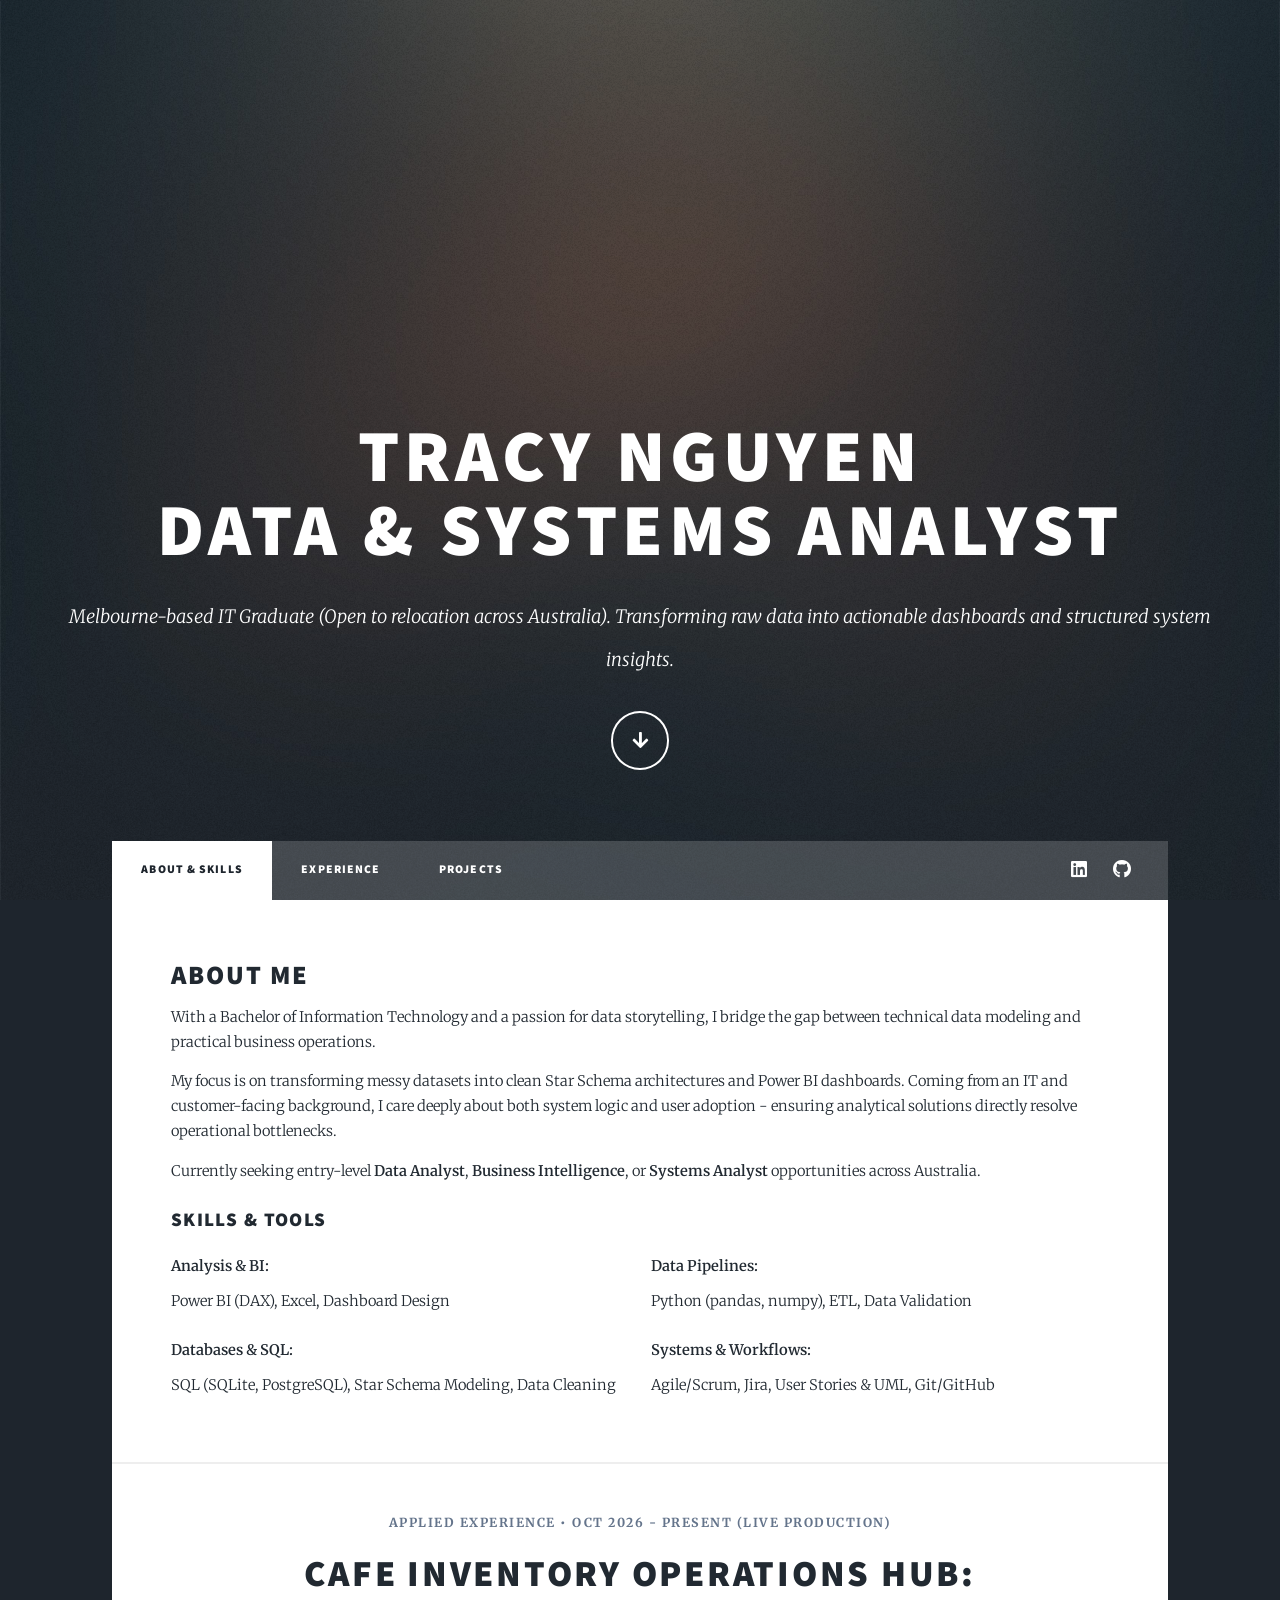
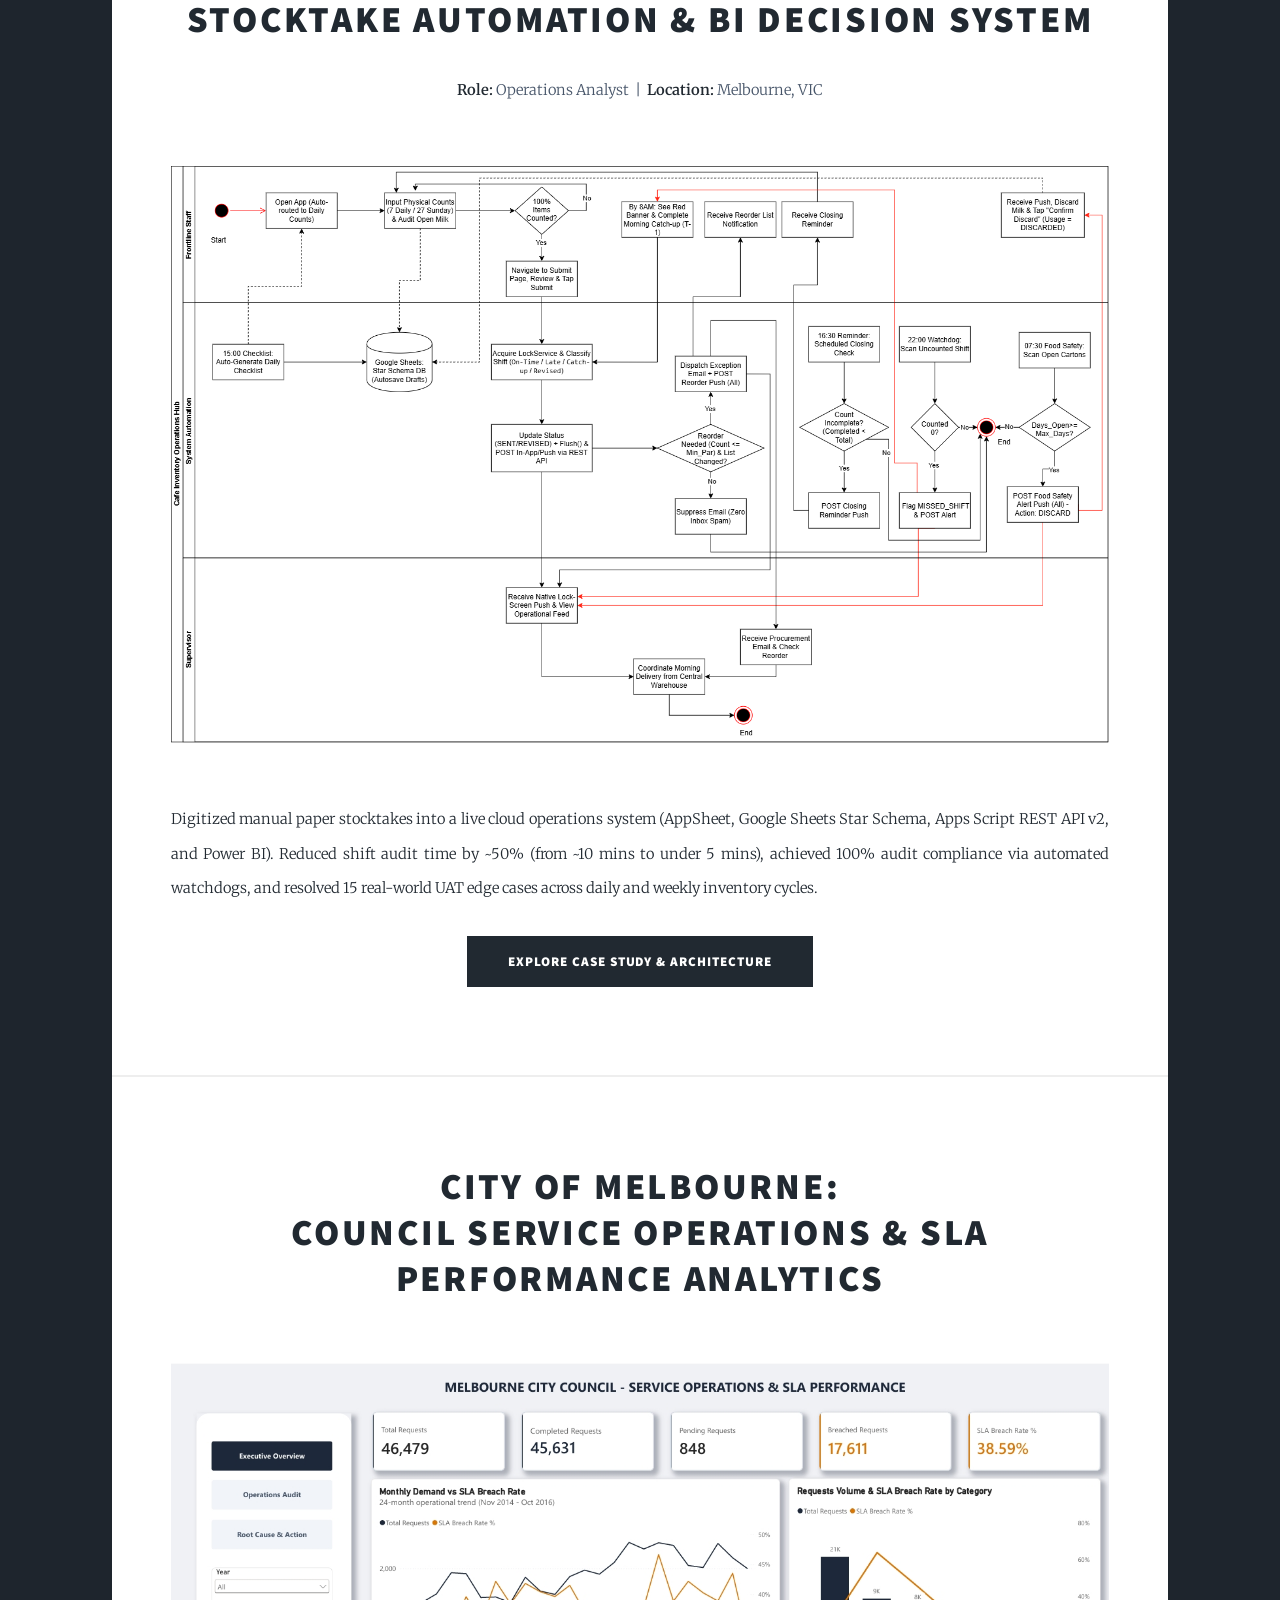
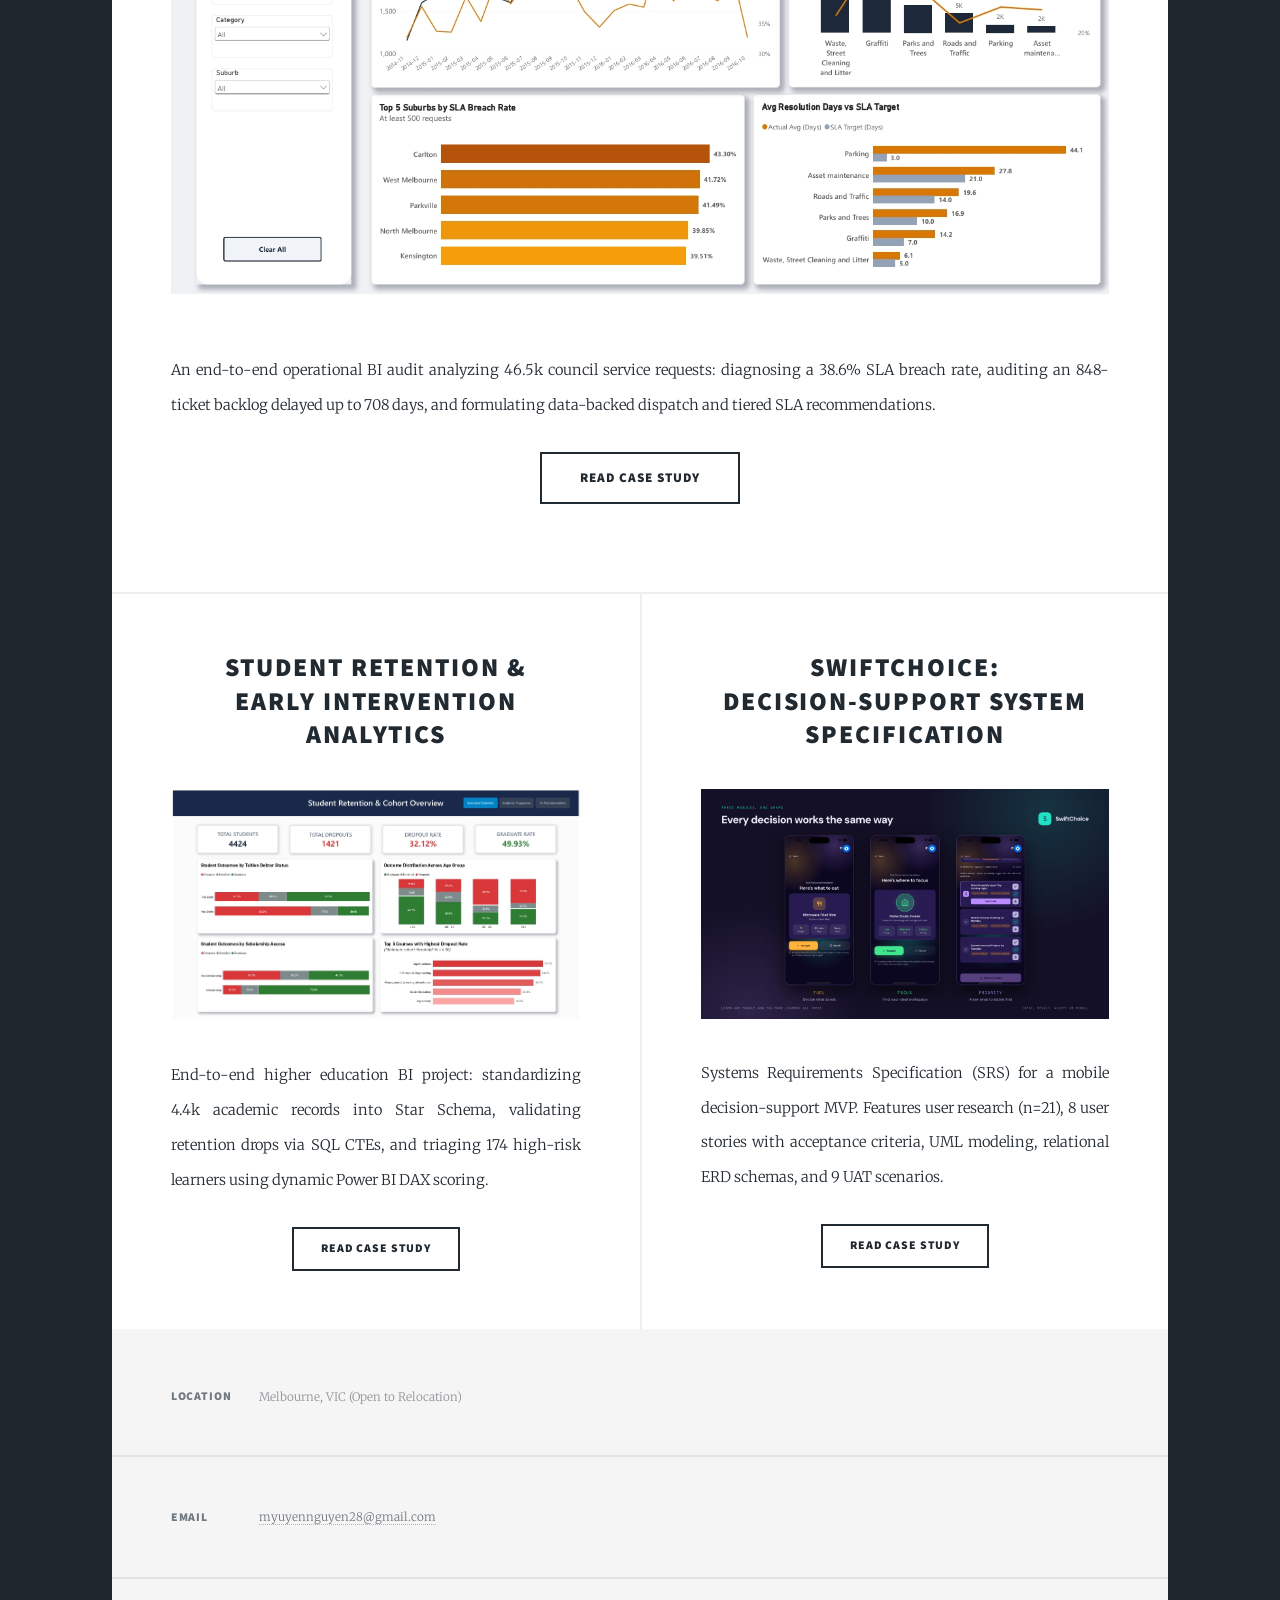
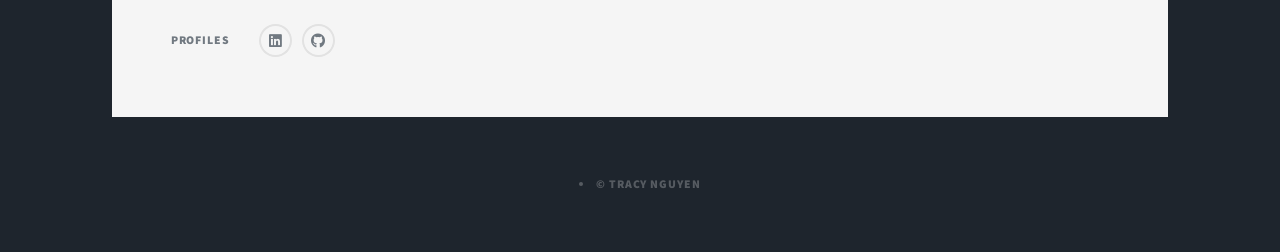
<file: index.html>
<!DOCTYPE HTML>

<html>
	<head>
		<title>Tracy Nguyen | Data & Systems Analyst</title>
		<meta charset="utf-8" />
		<meta name="viewport" content="width=device-width, initial-scale=1, user-scalable=no" />
		<link rel="stylesheet" href="assets/css/main.css" />
		<noscript><link rel="stylesheet" href="assets/css/noscript.css" /></noscript>
	</head>
	<body class="is-preload">

		<!-- Wrapper -->
			<div id="wrapper" class="fade-in">

				<!-- Intro -->
					<div id="intro">
						<h1>Tracy Nguyen<br />
						Data & Systems Analyst</h1>
						<p>Melbourne-based IT Graduate (Open to relocation across Australia). Transforming raw data into actionable dashboards and structured system insights.</p>
						<ul class="actions">
							<li><a href="#header" class="button icon solid solo fa-arrow-down scrolly">Continue</a></li>		
						</ul>
					</div>

				<!-- Header -->
					<header id="header">
						<a href="index.html" class="logo">Tracy Nguyen</a>
					</header>

				<!-- Nav -->
					<nav id="nav">
						<ul class="links">
							<li class="active"><a href="#about">About &amp; Skills</a></li>
							<li><a href="#experience">Experience</a></li>
							<li><a href="#projects">Projects</a></li>
						</ul>
						<ul class="icons">
							<li><a href="https://www.linkedin.com/in/tracy-nguyen-it" target="_blank" class="icon brands fa-linkedin"><span class="label">LinkedIn</span></a></li>
							<li><a href="https://github.com/tracysnowy" target="_blank" class="icon brands fa-github"><span class="label">GitHub</span></a></li>
						</ul>
					</nav>

				<!-- Main -->
					<div id="main">

						<!-- About Me & Core Skills -->
						<section id="about" style="margin-bottom: 2rem; padding-bottom: 1rem;">
						<header class="major" style="text-align: left; margin-bottom: 1.5rem;">
							<h2 style="font-size: 1.8rem; margin-bottom: 0.8rem;">About Me</h2>
							<p style="text-align: left; font-style: normal; line-height: 1.7; margin-bottom: 1rem;">
								With a Bachelor of Information Technology and a passion for data storytelling, I bridge the gap between technical data modeling and practical business operations.
							</p>
							<p style="text-align: left; font-style: normal; line-height: 1.7; margin-bottom: 1rem;">
								My focus is on transforming messy datasets into clean Star Schema architectures and Power BI dashboards. Coming from an IT and customer-facing background, I care deeply about both system logic and user adoption - ensuring analytical solutions directly resolve operational bottlenecks.
							</p>
							<p style="text-align: left; font-style: normal; line-height: 1.7; margin-bottom: 1rem;">
								Currently seeking entry-level <strong>Data Analyst</strong>, <strong>Business Intelligence</strong>, or <strong>Systems Analyst</strong> opportunities across Australia.
							</p>
						</header>

							<h3 style="font-size: 1.3rem; margin-top: 1.5rem; margin-bottom: 1rem;">Skills &amp; Tools</h3>
							<div class="row" style="margin-bottom: 0;">
								<div class="col-6 col-12-small">
									<p style="margin-bottom: 1rem;">
										<strong>Analysis &amp; BI:</strong><br />
										Power BI (DAX), Excel, Dashboard Design
									</p>
									<p style="margin-bottom: 1rem;">
										<strong>Databases &amp; SQL:</strong><br />
										SQL (SQLite, PostgreSQL), Star Schema Modeling, Data Cleaning
									</p>
								</div>
								<div class="col-6 col-12-small">
									<p style="margin-bottom: 1rem;">
										<strong>Data Pipelines:</strong><br />
										Python (pandas, numpy), ETL, Data Validation
									</p>
									<p style="margin-bottom: 1rem;">
										<strong>Systems &amp; Workflows:</strong><br />
										Agile/Scrum, Jira, User Stories &amp; UML, Git/GitHub
									</p>
								</div>
							</div>
						</section>

						<!-- Featured Experience: Cafe Inventory Operations Hub -->
						<article id="experience" class="post featured" style="border-top: solid 2px #eeeeee; padding-top: 3rem;">
							<header class="major">
								<p style="font-style: normal; font-size: 0.85rem; font-weight: 700; letter-spacing: 0.12em; text-transform: uppercase; color: #64748b; margin-bottom: 1rem;">Applied Experience &bull; Oct 2026 - Present (Live Production)</p>	
								<h2>
									<a href="project-cafe-inventory.html">
										Cafe Inventory Operations Hub:<br />
										Stocktake Automation &amp; BI Decision System
									</a>
								</h2>
								<p style="font-style: normal; font-size: 1rem; color: #475569;">
									<strong>Role:</strong> Operations Analyst &nbsp;|&nbsp; <strong>Location:</strong> Melbourne, VIC
								</p>
							</header>
							<a href="project-cafe-inventory.html" class="image main">
								<img src="images/cafe-bpmn-swimlane.png" alt="Cafe Inventory Operations Hub BPMN Swimlane Architecture" />
							</a>
							<p>Digitized manual paper stocktakes into a live cloud operations system (AppSheet, Google Sheets Star Schema, Apps Script REST API v2, and Power BI). Reduced shift audit time by ~50% (from ~10 mins to under 5 mins), achieved 100% audit compliance via automated watchdogs, and resolved 15 real-world UAT edge cases across daily and weekly inventory cycles.</p>

							<ul class="actions special">
								<li><a href="project-cafe-inventory.html" class="button primary large">Explore Case Study &amp; Architecture</a></li>
							</ul>
						</article>

						<!-- Featured Post: City of Melbourne SLA Analytics -->
						<article id="projects" class="post featured">
							<header class="major">
								<h2>
									<a href="project-melbourne-council.html">
										City of Melbourne:<br />
										Council Service Operations &amp; SLA Performance Analytics
									</a>
								</h2>
							</header>
							<a href="project-melbourne-council.html" class="image main">
								<img src="images/page1_executive_overview.jpeg" alt="City of Melbourne Power BI Dashboard" />
							</a>
							<p>An end-to-end operational BI audit analyzing 46.5k council service requests: diagnosing a 38.6% SLA breach rate, auditing an 848-ticket backlog delayed up to 708 days, and formulating data-backed dispatch and tiered SLA recommendations.</p>

							<ul class="actions special">
								<li><a href="project-melbourne-council.html" class="button large">Read Case Study</a></li>
							</ul>
						</article>

						<!-- Posts Grid: Other Featured Projects -->
						<section class="posts">
							
							<!-- Project: Student Retention -->
							<article>
								<header>
									<h2>
										<a href="project-student-retention.html">
											Student Retention &amp;<br />
											Early Intervention Analytics
										</a>
									</h2>
								</header>
								<a href="project-student-retention.html" class="image fit">
									<img src="images/dashboard.png" alt="Student Retention Power BI Dashboard" />
								</a>
								<p>End-to-end higher education BI project: standardizing 4.4k academic records into Star Schema, validating retention drops via SQL CTEs, and triaging 174 high-risk learners using dynamic Power BI DAX scoring.</p>
								<ul class="actions special">
									<li><a href="project-student-retention.html" class="button">Read Case Study</a></li>
								</ul>
							</article>

							<!-- Project: SwiftChoice -->
							<article>
								<header>
									<h2>
										<a href="project-swiftchoice.html">
											SwiftChoice:<br />
											Decision-Support System Specification
										</a>
									</h2>
								</header>
								<a href="project-swiftchoice.html" class="image fit">
									<img src="images/swiftchoice-showcase.png" alt="SwiftChoice Systems Architecture" />
								</a>
								<p>Systems Requirements Specification (SRS) for a mobile decision-support MVP. Features user research (n=21), 8 user stories with acceptance criteria, UML modeling, relational ERD schemas, and 9 UAT scenarios.</p>
								<ul class="actions special">
									<li><a href="project-swiftchoice.html" class="button">Read Case Study</a></li>
								</ul>
							</article>

						</section>

					</div>

						<!-- Footer -->
                    <footer id="footer">
                        <section class="split contact">
                            <section class="alt">
                                <h3>Location</h3>
                                <p>Melbourne, VIC (Open to Relocation)</p>
                            </section>
                            <section>
                                <h3>Email</h3>
                                <p><a href="mailto:myuyennguyen28@gmail.com">myuyennguyen28@gmail.com</a></p>
                            </section>
                            <section>
                                <h3>Profiles</h3>
                                <ul class="icons alt">
									<li><a href="https://www.linkedin.com/in/tracy-nguyen-it" target="_blank" class="icon brands alt fa-linkedin"><span class="label">LinkedIn</span></a></li>
                                    <li><a href="https://github.com/tracysnowy" target="_blank" class="icon brands alt fa-github"><span class="label">GitHub</span></a></li>
                                </ul>
                            </section>
                        </section>
                    </footer>

                <!-- Copyright -->
                    <div id="copyright">
                        <li>&copy; Tracy Nguyen</li>
                    </div>

            </div>

        <!-- Scripts -->
            <script src="assets/js/jquery.min.js"></script>
            <script src="assets/js/jquery.scrollex.min.js"></script>
            <script src="assets/js/jquery.scrolly.min.js"></script>
            <script src="assets/js/browser.min.js"></script>
            <script src="assets/js/breakpoints.min.js"></script>
            <script src="assets/js/util.js"></script>
            <script src="assets/js/main.js"></script>

    </body>
</html>
</file>
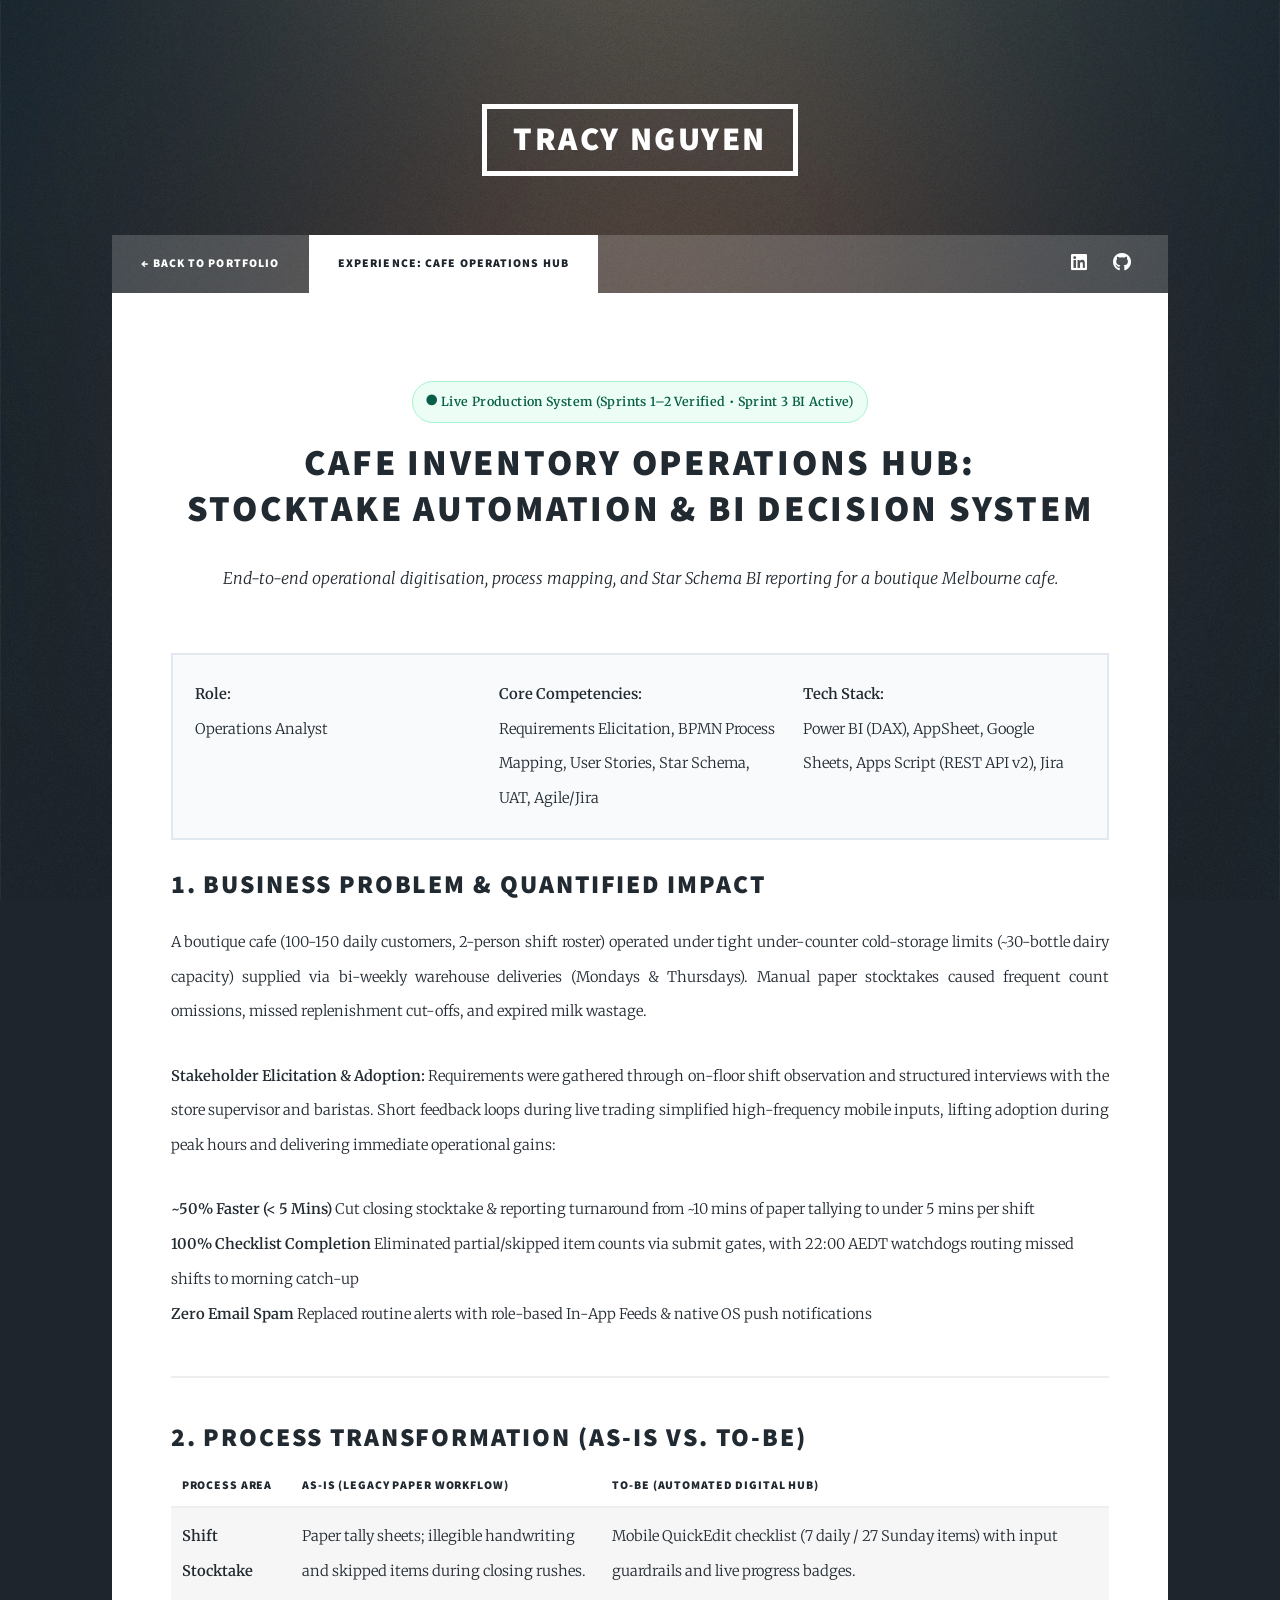
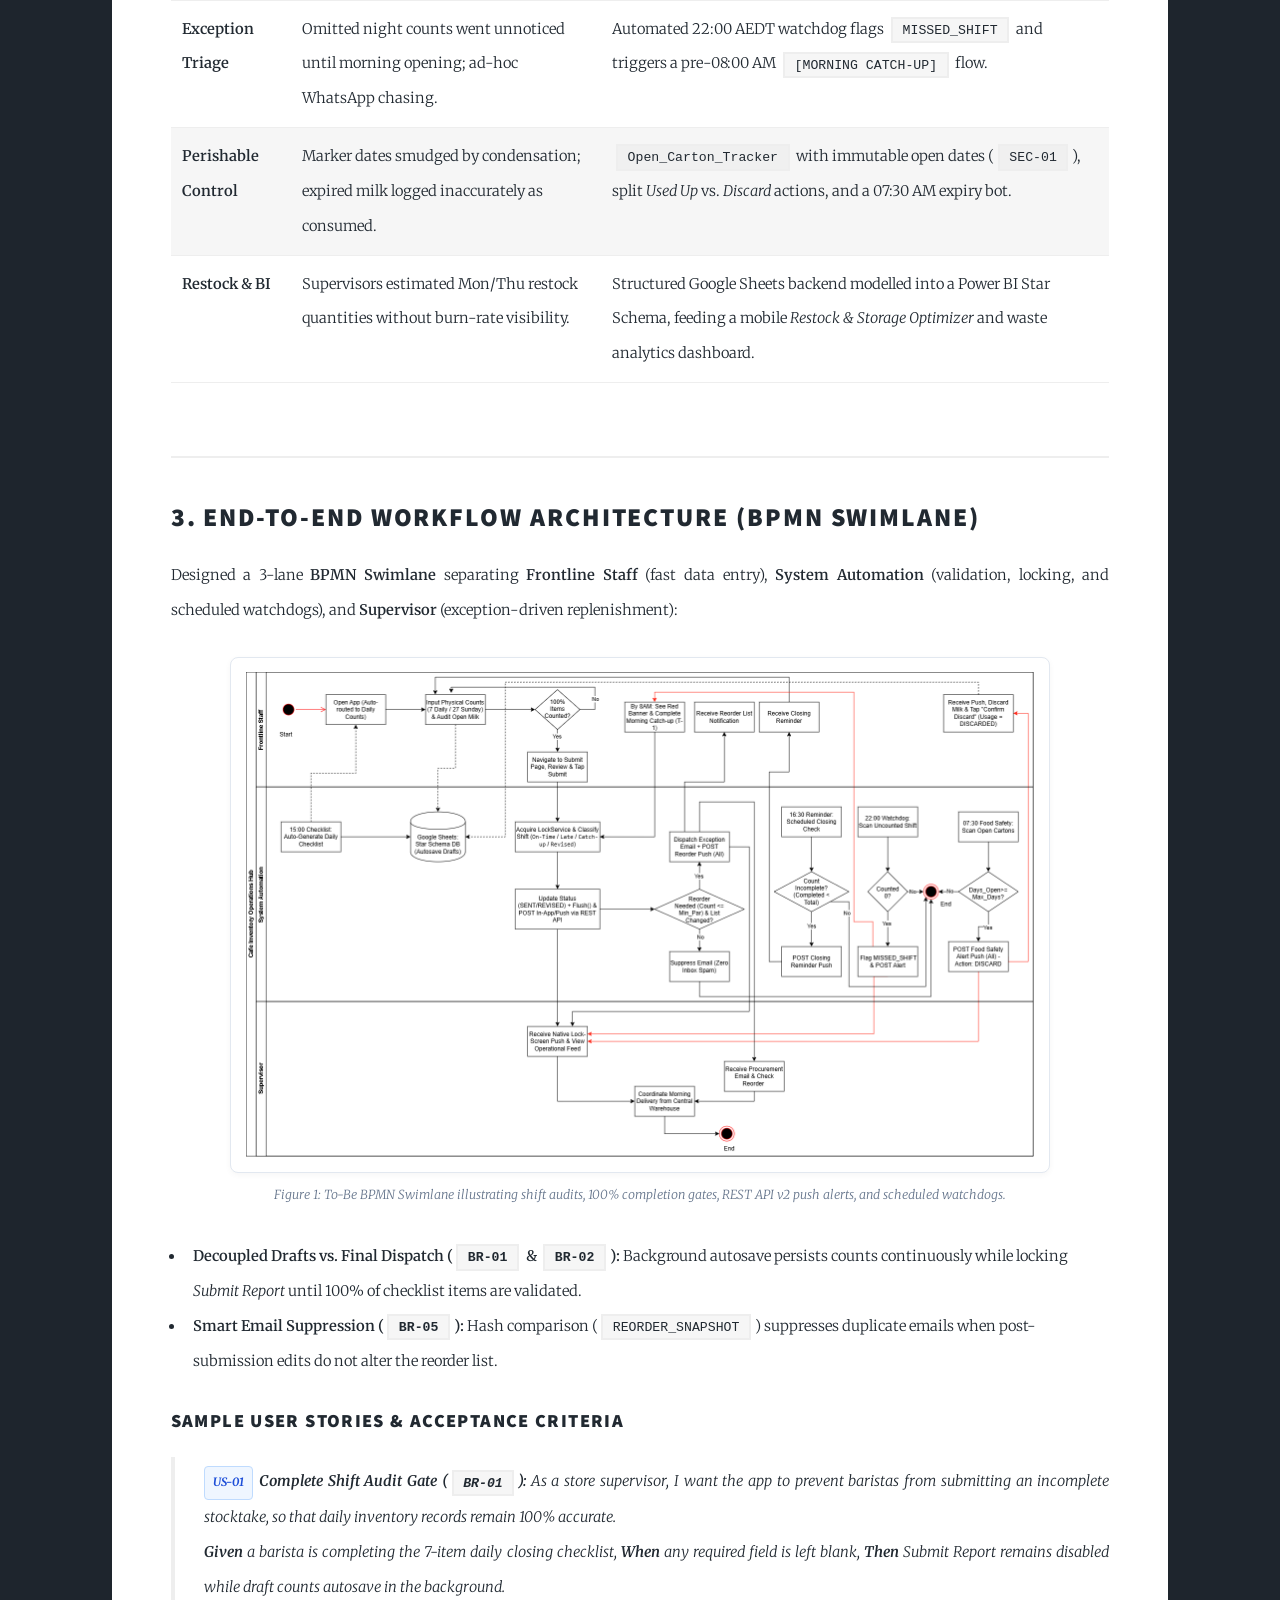
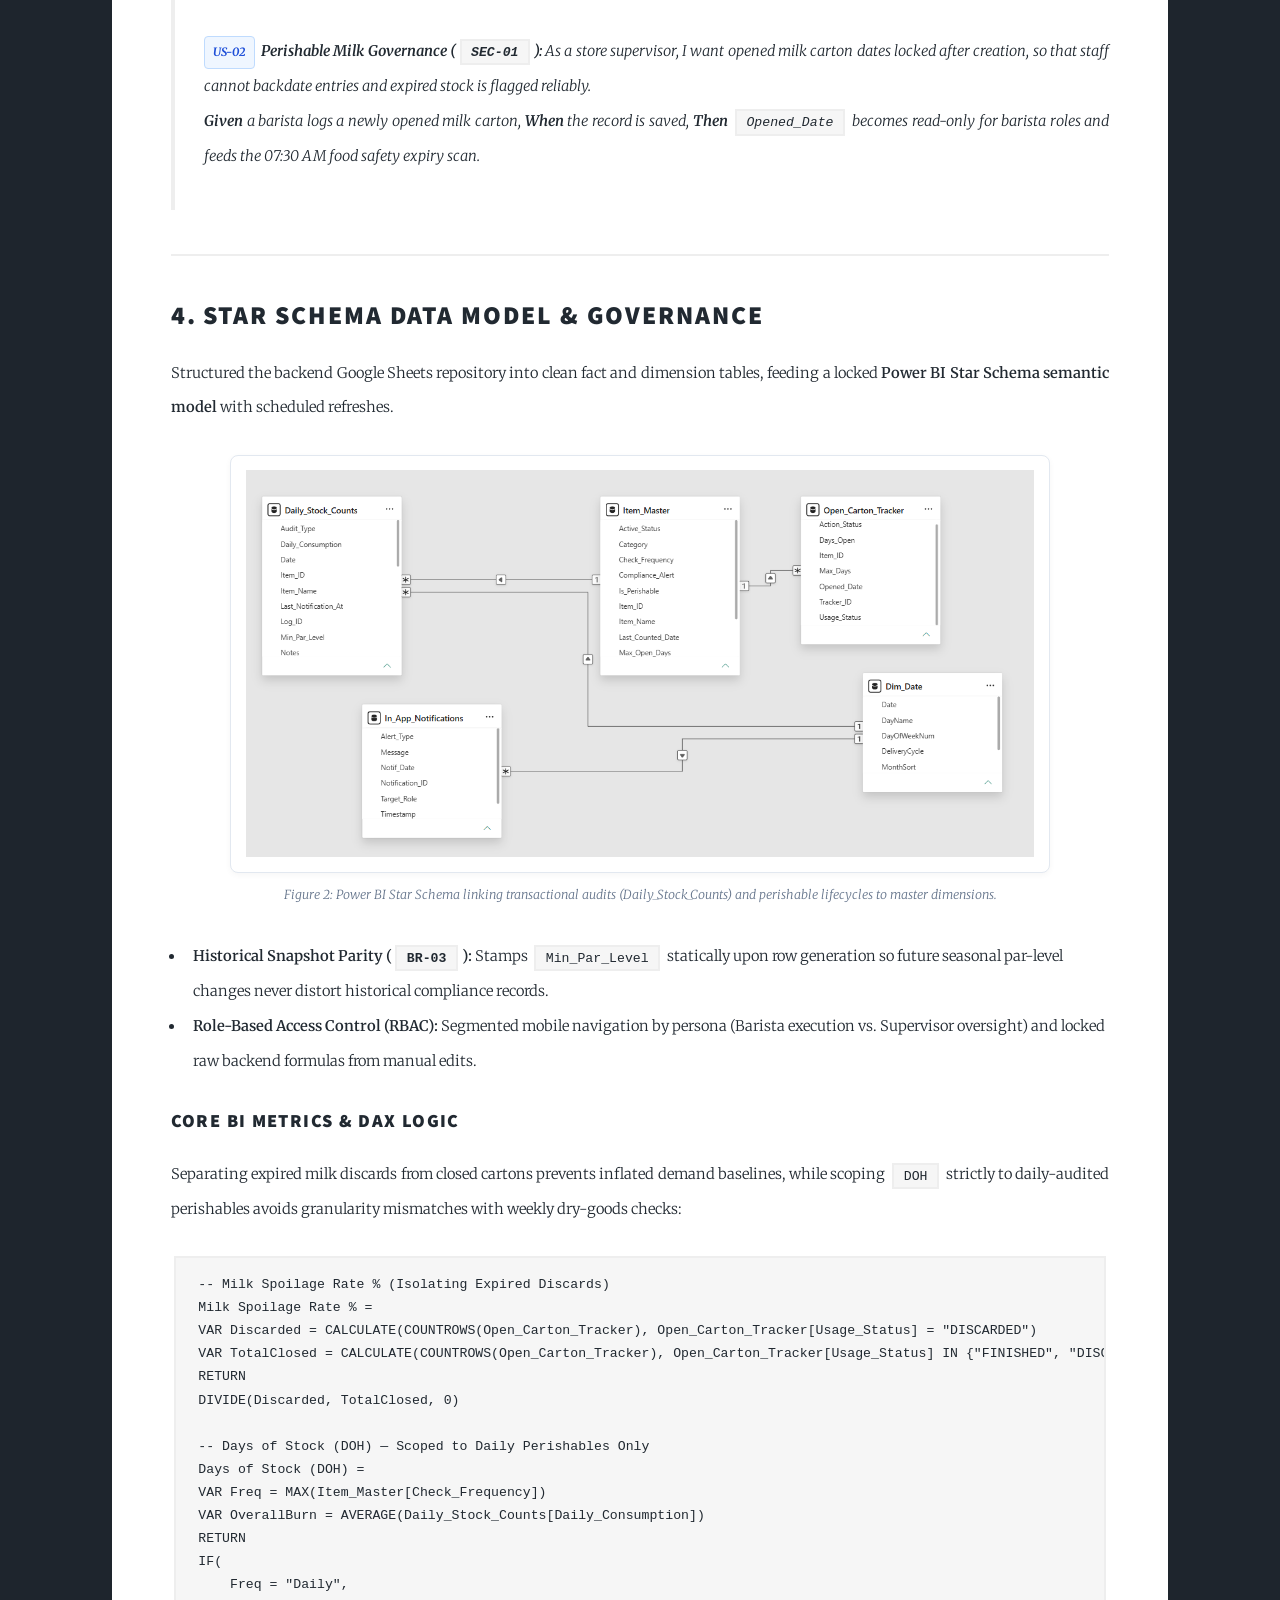
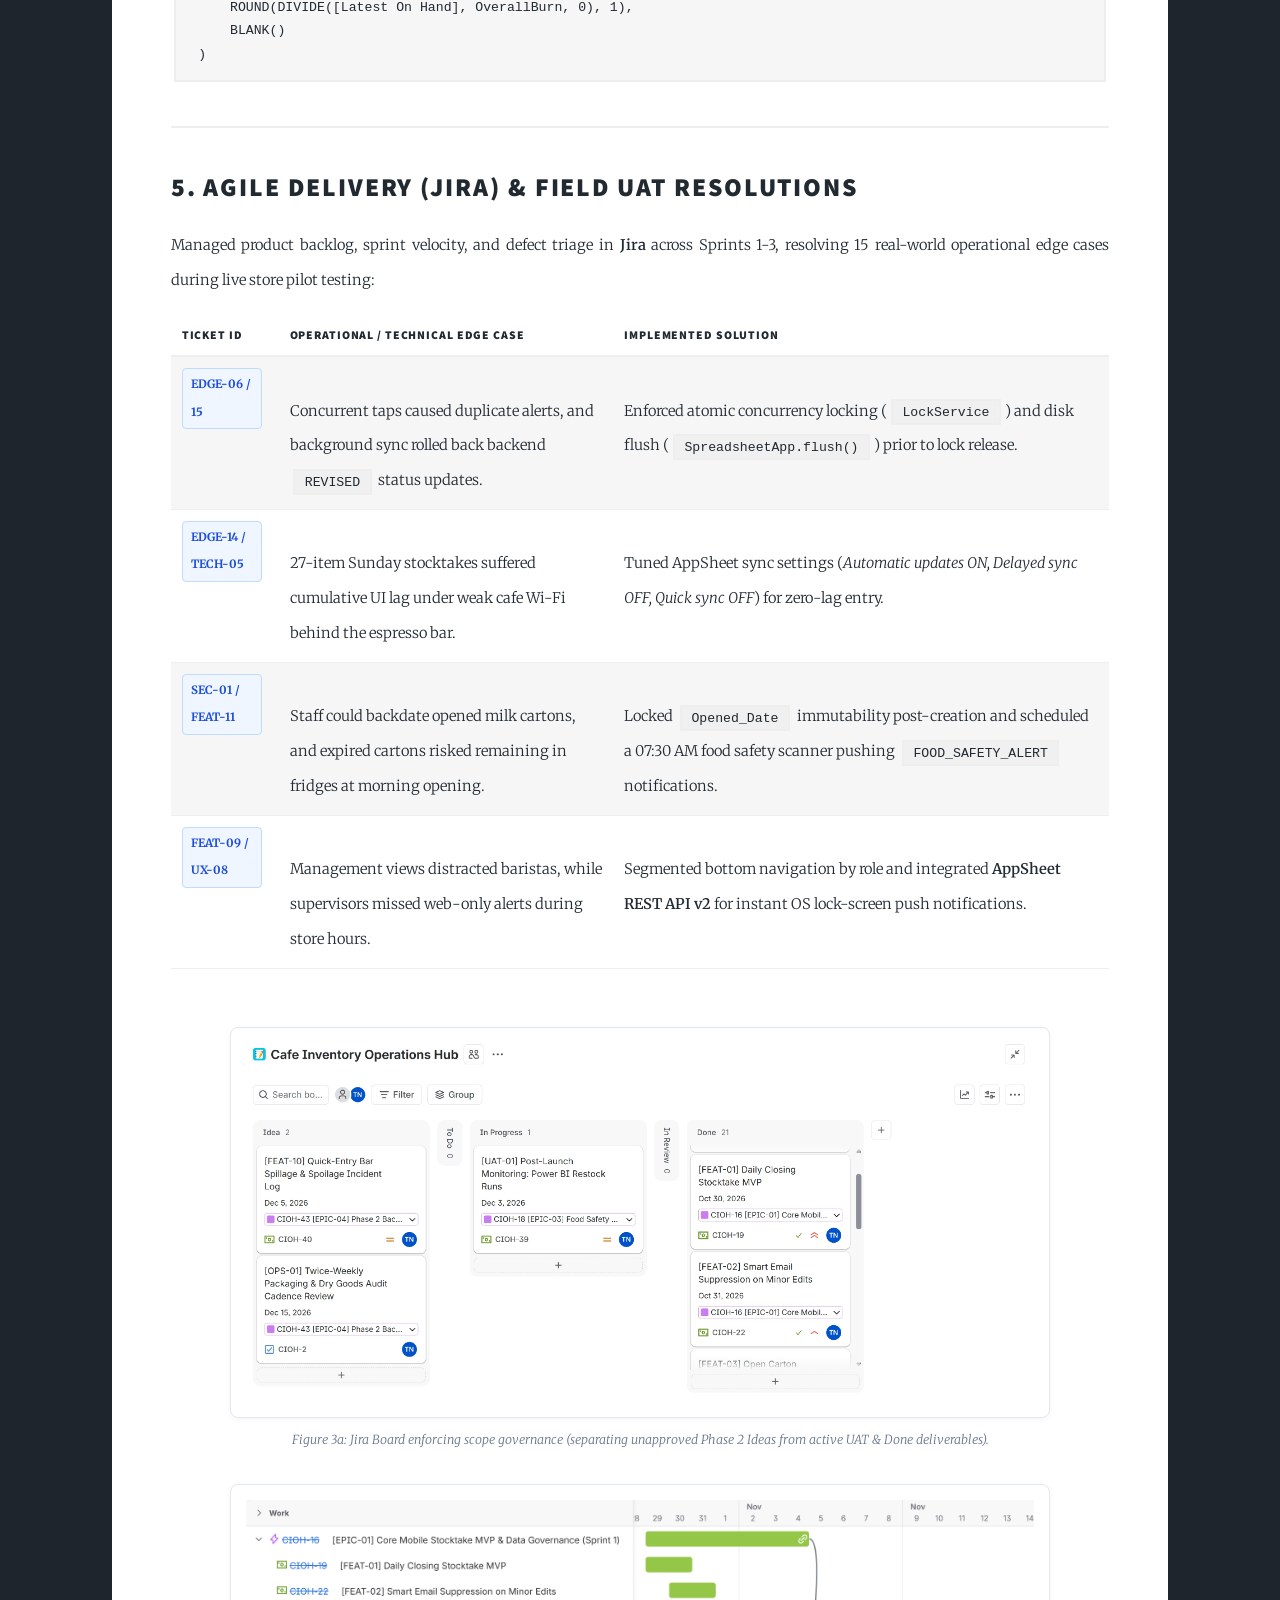
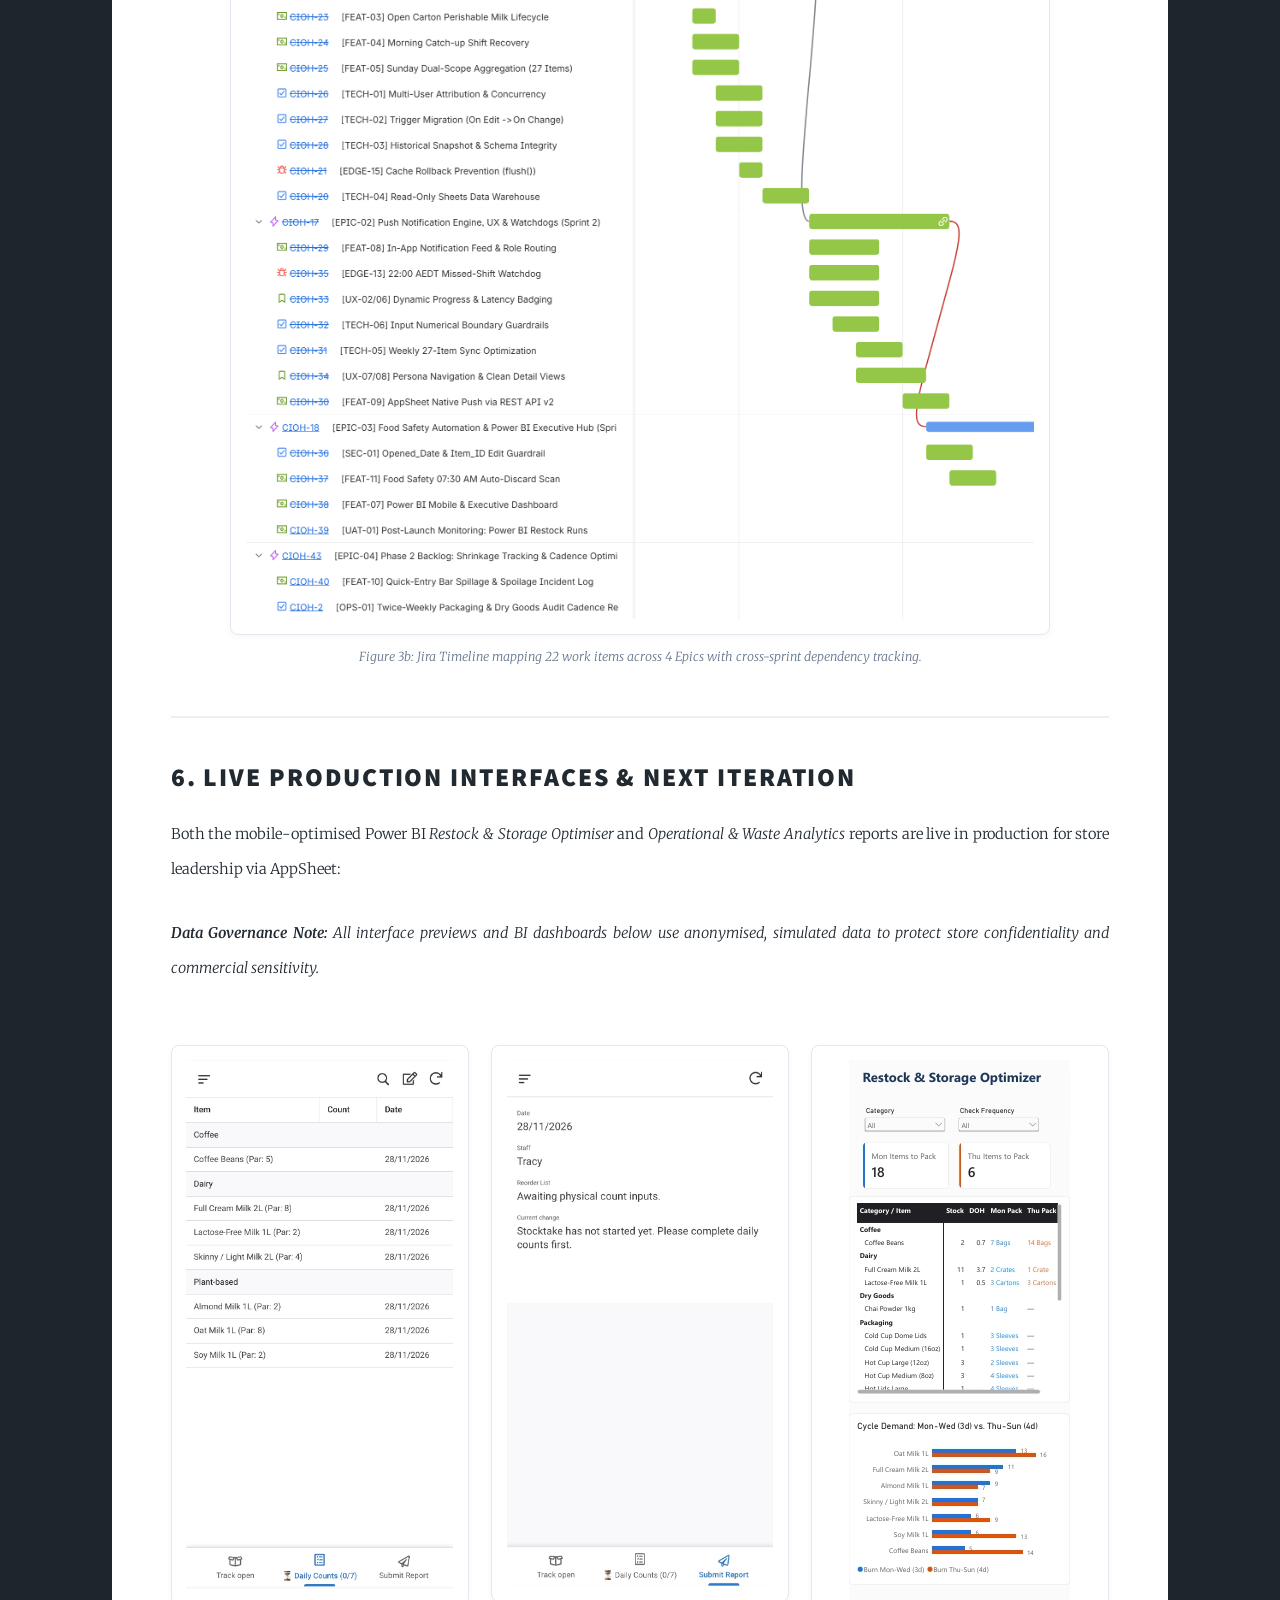
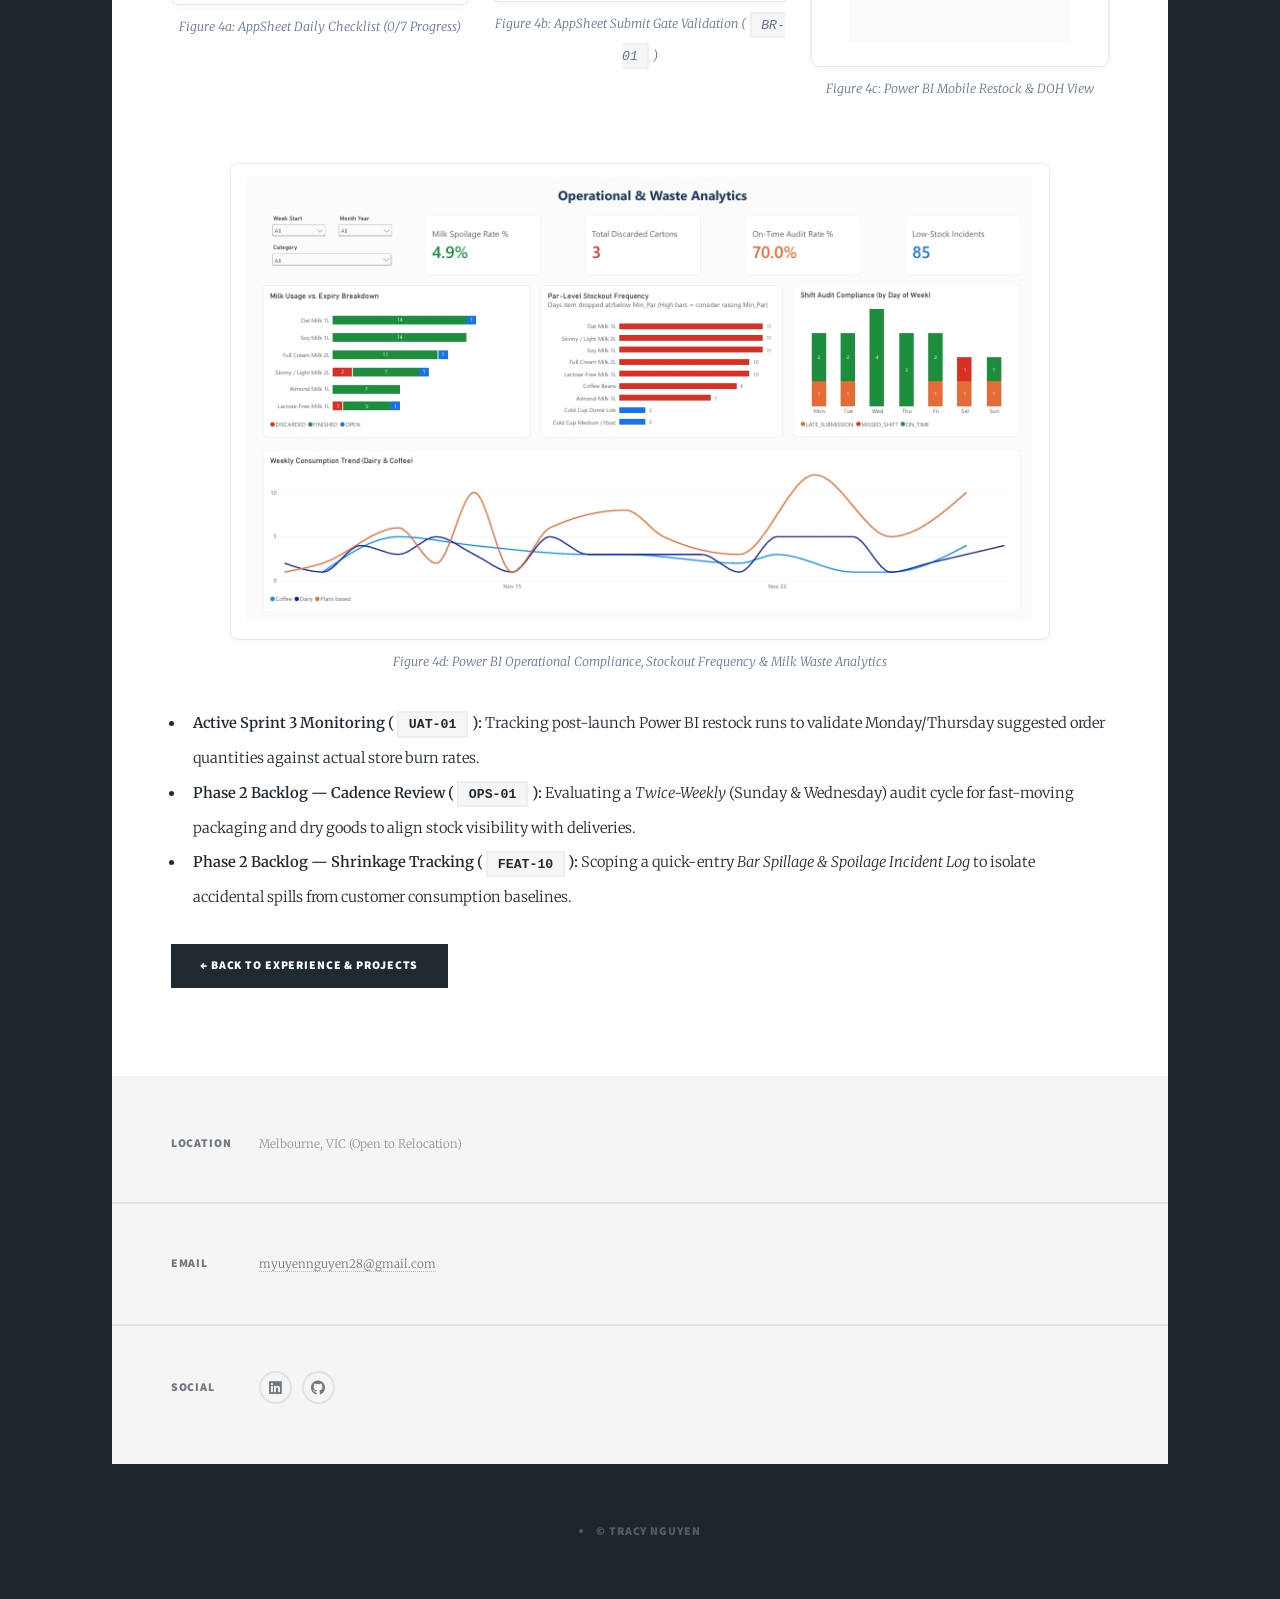
<file: project-cafe-inventory.html>
<!DOCTYPE HTML>

<html>
    <head>
        <title>Experience: Cafe Inventory Operations Hub | Tracy Nguyen</title>
        <meta charset="utf-8" />
        <meta name="viewport" content="width=device-width, initial-scale=1, user-scalable=no" />
        <link rel="stylesheet" href="assets/css/main.css" />
        <noscript><link rel="stylesheet" href="assets/css/noscript.css" /></noscript>

        <style>
            .status-pill {
                display: inline-block;
                background: #ecfdf5;
                color: #065f46;
                border: 1px solid #a7f3d0;
                padding: 0.35rem 0.9rem;
                border-radius: 999px;
                font-size: 0.85rem;
                font-weight: 600;
                letter-spacing: 0.03em;
                margin-bottom: 1.2rem;
            }
            .diagram-box {
                max-width: 820px;
                margin: 2rem auto 1.5rem auto;
                text-align: center;
                background: #ffffff;
                padding: 1rem;
                border: 1px solid #e2e8f0;
                border-radius: 8px;
                box-shadow: 0 2px 6px rgba(0, 0, 0, 0.04);
            }
            .diagram-box img {
                max-width: 100%;
                height: auto;
                display: block;
                margin: 0 auto;
            }
            .diagram-caption {
                text-align: center;
                font-size: 0.85rem;
                font-style: italic;
                color: #64748b;
                margin-top: -1rem;
                margin-bottom: 2rem;
            }
            .placeholder-showcase {
                background: #f8fafc;
                border: 2px dashed #cbd5e1;
                border-radius: 8px;
                padding: 1.8rem 1.5rem;
                text-align: center;
                margin: 1.5rem 0 2rem 0;
            }
            .placeholder-showcase h4 {
                color: #1e293b;
                margin-bottom: 0.4rem;
                font-size: 1rem;
                letter-spacing: 0.02em;
            }
            .placeholder-showcase p {
                color: #64748b;
                font-size: 0.88rem;
                margin-bottom: 0;
                text-align: center;
            }
            .badge-tag {
                display: inline-block;
                background: #eff6ff;
                color: #1d4ed8;
                border: 1px solid #bfdbfe;
                padding: 0.15rem 0.55rem;
                border-radius: 4px;
                font-size: 0.78rem;
                font-weight: 700;
                margin-right: 0.4rem;
            }
        </style>
    </head>
    <body class="is-preload">

        <div id="wrapper">

            <!-- Header -->
                <header id="header">
                    <a href="index.html" class="logo">Tracy Nguyen</a>
                </header>

            <!-- Nav -->
                <nav id="nav">
                    <ul class="links">
                        <li><a href="index.html">← Back to Portfolio</a></li>
                        <li class="active"><a href="project-cafe-inventory.html">Experience: Cafe Operations Hub</a></li>
                    </ul>
                    <ul class="icons">
                        <li><a href="https://www.linkedin.com/in/tracy-nguyen-it" target="_blank" class="icon brands fa-linkedin"><span class="label">LinkedIn</span></a></li>
                        <li><a href="https://github.com/tracysnowy" target="_blank" class="icon brands fa-github"><span class="label">GitHub</span></a></li>
                    </ul>
                </nav>

            <!-- Main Content Area -->
                <div id="main">

                    <!-- Post -->
                        <section class="post">
                            <header class="major">
                                <div class="status-pill">&#9679; Live Production System (Sprints 1–2 Verified &bull; Sprint 3 BI Active)</div>
                                <h1>Cafe Inventory Operations Hub:<br />
                                Stocktake Automation &amp; BI Decision System</h1>
                                <p>End-to-end operational digitisation, process mapping, and Star Schema BI reporting for a boutique Melbourne cafe.</p>
                            </header>

                            <!-- Executive Metadata Bar -->
                            <div class="box" style="background: #f8fafc; border-color: #e2e8f0; margin-bottom: 2rem;">
                                <div class="row">
                                    <div class="col-4 col-12-small">
                                        <strong>Role:</strong><br />
                                        Operations Analyst
                                    </div>
                                    <div class="col-4 col-12-small">
                                        <strong>Core Competencies:</strong><br />
                                        Requirements Elicitation, BPMN Process Mapping, User Stories, Star Schema, UAT, Agile/Jira
                                    </div>
                                    <div class="col-4 col-12-small">
                                        <strong>Tech Stack:</strong><br />
                                        Power BI (DAX), AppSheet, Google Sheets, Apps Script (REST API v2), Jira
                                    </div>
                                </div>
                            </div>

                            <!-- 1. Operational Context & Quantified Impact -->
                            <h2>1. Business Problem &amp; Quantified Impact</h2>
                            <p>A boutique cafe (100-150 daily customers, 2-person shift roster) operated under tight under-counter cold-storage limits (~30-bottle dairy capacity) supplied via bi-weekly warehouse deliveries (Mondays &amp; Thursdays). Manual paper stocktakes caused frequent count omissions, missed replenishment cut-offs, and expired milk wastage.</p>
                            <p><strong>Stakeholder Elicitation &amp; Adoption:</strong> Requirements were gathered through on-floor shift observation and structured interviews with the store supervisor and baristas. Short feedback loops during live trading simplified high-frequency mobile inputs, lifting adoption during peak hours and delivering immediate operational gains:</p>

                            <!-- Visual KPI Highlights -->
                            <div class="kpi-grid">
                                <div class="kpi-card">
                                    <strong>~50% Faster (&lt; 5 Mins)</strong>
                                    <span>Cut closing stocktake &amp; reporting turnaround from ~10 mins of paper tallying to under 5 mins per shift</span>
                                </div>
                                <div class="kpi-card">
                                    <strong>100% Checklist Completion</strong>
                                    <span>Eliminated partial/skipped item counts via submit gates, with 22:00 AEDT watchdogs routing missed shifts to morning catch-up</span>
                                </div>
                                <div class="kpi-card">
                                    <strong>Zero Email Spam</strong>
                                    <span>Replaced routine alerts with role-based In-App Feeds &amp; native OS push notifications</span>
                                </div>
                            </div>

                            <hr />

                            <!-- 2. As-Is vs To-Be Gap Analysis -->
                            <h2>2. Process Transformation (As-Is vs. To-Be)</h2>
                            <div class="table-wrapper">
                                <table>
                                    <thead>
                                        <tr>
                                            <th>Process Area</th>
                                            <th>As-Is (Legacy Paper Workflow)</th>
                                            <th>To-Be (Automated Digital Hub)</th>
                                        </tr>
                                    </thead>
                                    <tbody>
                                        <tr>
                                            <td><strong>Shift Stocktake</strong></td>
                                            <td>Paper tally sheets; illegible handwriting and skipped items during closing rushes.</td>
                                            <td>Mobile QuickEdit checklist (7 daily / 27 Sunday items) with input guardrails and live progress badges.</td>
                                        </tr>
                                        <tr>
                                            <td><strong>Exception Triage</strong></td>
                                            <td>Omitted night counts went unnoticed until morning opening; ad-hoc WhatsApp chasing.</td>
                                            <td>Automated 22:00 AEDT watchdog flags <code>MISSED_SHIFT</code> and triggers a pre-08:00 AM <code>[MORNING CATCH-UP]</code> flow.</td>
                                        </tr>
                                        <tr>
                                            <td><strong>Perishable Control</strong></td>
                                            <td>Marker dates smudged by condensation; expired milk logged inaccurately as consumed.</td>
                                            <td><code>Open_Carton_Tracker</code> with immutable open dates (<code>SEC-01</code>), split <em>Used Up</em> vs. <em>Discard</em> actions, and a 07:30 AM expiry bot.</td>
                                        </tr>
                                        <tr>
                                            <td><strong>Restock &amp; BI</strong></td>
                                            <td>Supervisors estimated Mon/Thu restock quantities without burn-rate visibility.</td>
                                            <td>Structured Google Sheets backend modelled into a Power BI Star Schema, feeding a mobile <em>Restock &amp; Storage Optimizer</em> and waste analytics dashboard.</td>
                                        </tr>
                                    </tbody>
                                </table>
                            </div>

                            <hr />

                            <!-- 3. Process Modeling (BPMN Swimlane) -->
                            <h2>3. End-to-End Workflow Architecture (BPMN Swimlane)</h2>
                            <p>Designed a 3-lane <strong>BPMN Swimlane</strong> separating <strong>Frontline Staff</strong> (fast data entry), <strong>System Automation</strong> (validation, locking, and scheduled watchdogs), and <strong>Supervisor</strong> (exception-driven replenishment):</p>

                            <div class="diagram-box">
                                <img src="images/cafe-bpmn-swimlane.png" alt="Cafe Inventory Operations Hub BPMN Swimlane Diagram" />
                            </div>
                            <p class="diagram-caption">Figure 1: To-Be BPMN Swimlane illustrating shift audits, 100% completion gates, REST API v2 push alerts, and scheduled watchdogs.</p>

                            <ul>
                                <li><strong>Decoupled Drafts vs. Final Dispatch (<code>BR-01</code> &amp; <code>BR-02</code>):</strong> Background autosave persists counts continuously while locking <em>Submit Report</em> until 100% of checklist items are validated.</li>
                                <li><strong>Smart Email Suppression (<code>BR-05</code>):</strong> Hash comparison (<code>REORDER_SNAPSHOT</code>) suppresses duplicate emails when post-submission edits do not alter the reorder list.</li>
                            </ul>

                            <h3>Sample User Stories &amp; Acceptance Criteria</h3>
                            <blockquote>
                                <p><span class="badge-tag">US-01</span><strong>Complete Shift Audit Gate (<code>BR-01</code>):</strong> <em>As a store supervisor, I want the app to prevent baristas from submitting an incomplete stocktake, so that daily inventory records remain 100% accurate.</em><br />
                                <strong>Given</strong> a barista is completing the 7-item daily closing checklist, <strong>When</strong> any required field is left blank, <strong>Then</strong> <em>Submit Report</em> remains disabled while draft counts autosave in the background.</p>
                                <p><span class="badge-tag">US-02</span><strong>Perishable Milk Governance (<code>SEC-01</code>):</strong> <em>As a store supervisor, I want opened milk carton dates locked after creation, so that staff cannot backdate entries and expired stock is flagged reliably.</em><br />
                                <strong>Given</strong> a barista logs a newly opened milk carton, <strong>When</strong> the record is saved, <strong>Then</strong> <code>Opened_Date</code> becomes read-only for barista roles and feeds the 07:30 AM food safety expiry scan.</p>
                            </blockquote>

                            <hr />

                            <!-- 4. Relational Data Modeling & Governance -->
                            <h2>4. Star Schema Data Model &amp; Governance</h2>
                            <p>Structured the backend Google Sheets repository into clean fact and dimension tables, feeding a locked <strong>Power BI Star Schema semantic model</strong> with scheduled refreshes.
                            <div class="diagram-box">
                                <img src="images/cafe-star-schema.png" alt="Power BI Star Schema Data Model View" />
                            </div>
                            <p class="diagram-caption">Figure 2: Power BI Star Schema linking transactional audits (Daily_Stock_Counts) and perishable lifecycles to master dimensions.</p>

                            <ul>
                                <li><strong>Historical Snapshot Parity (<code>BR-03</code>):</strong> Stamps <code>Min_Par_Level</code> statically upon row generation so future seasonal par-level changes never distort historical compliance records.</li>
                                <li><strong>Role-Based Access Control (RBAC):</strong> Segmented mobile navigation by persona (Barista execution vs. Supervisor oversight) and locked raw backend formulas from manual edits.</li>
                            </ul>

                            <h3>Core BI Metrics &amp; DAX Logic</h3>
                            <p>Separating expired milk discards from closed cartons prevents inflated demand baselines, while scoping <code>DOH</code> strictly to daily-audited perishables avoids granularity mismatches with weekly dry-goods checks:</p>
                            <pre><code>-- Milk Spoilage Rate % (Isolating Expired Discards)
Milk Spoilage Rate % =
VAR Discarded = CALCULATE(COUNTROWS(Open_Carton_Tracker), Open_Carton_Tracker[Usage_Status] = "DISCARDED")
VAR TotalClosed = CALCULATE(COUNTROWS(Open_Carton_Tracker), Open_Carton_Tracker[Usage_Status] IN {"FINISHED", "DISCARDED"})
RETURN
DIVIDE(Discarded, TotalClosed, 0)

-- Days of Stock (DOH) — Scoped to Daily Perishables Only
Days of Stock (DOH) =
VAR Freq = MAX(Item_Master[Check_Frequency])
VAR OverallBurn = AVERAGE(Daily_Stock_Counts[Daily_Consumption])
RETURN
IF(
    Freq = "Daily",
    ROUND(DIVIDE([Latest On Hand], OverallBurn, 0), 1),
    BLANK()
)</code></pre>

                            <hr />

                            <!-- 5. Agile Delivery & UAT Edge Cases -->
                            <h2>5. Agile Delivery (Jira) &amp; Field UAT Resolutions</h2>
                            <p>Managed product backlog, sprint velocity, and defect triage in <strong>Jira</strong> across Sprints 1-3, resolving 15 real-world operational edge cases during live store pilot testing:</p>

                            <div class="table-wrapper">
                                <table>
                                    <thead>
                                        <tr>
                                            <th>Ticket ID</th>
                                            <th>Operational / Technical Edge Case</th>
                                            <th>Implemented Solution</th>
                                        </tr>
                                    </thead>
                                    <tbody>
                                        <tr>
                                            <td><span class="badge-tag">EDGE-06 / 15</span></td>
                                            <td>Concurrent taps caused duplicate alerts, and background sync rolled back backend <code>REVISED</code> status updates.</td>
                                            <td>Enforced atomic concurrency locking (<code>LockService</code>) and disk flush (<code>SpreadsheetApp.flush()</code>) prior to lock release.</td>
                                        </tr>
                                        <tr>
                                            <td><span class="badge-tag">EDGE-14 / TECH-05</span></td>
                                            <td>27-item Sunday stocktakes suffered cumulative UI lag under weak cafe Wi-Fi behind the espresso bar.</td>
                                            <td>Tuned AppSheet sync settings (<em>Automatic updates ON, Delayed sync OFF, Quick sync OFF</em>) for zero-lag entry.</td>
                                        </tr>
                                        <tr>
                                            <td><span class="badge-tag">SEC-01 / FEAT-11</span></td>
                                            <td>Staff could backdate opened milk cartons, and expired cartons risked remaining in fridges at morning opening.</td>
                                            <td>Locked <code>Opened_Date</code> immutability post-creation and scheduled a 07:30 AM food safety scanner pushing <code>FOOD_SAFETY_ALERT</code> notifications.</td>
                                        </tr>
                                        <tr>
                                            <td><span class="badge-tag">FEAT-09 / UX-08</span></td>
                                            <td>Management views distracted baristas, while supervisors missed web-only alerts during store hours.</td>
                                            <td>Segmented bottom navigation by role and integrated <strong>AppSheet REST API v2</strong> for instant OS lock-screen push notifications.</td>
                                        </tr>
                                    </tbody>
                                </table>
                            </div>

                            <!-- Agile Jira Board & Timeline Showcase -->
                                <div class="diagram-box">
                                    <img src="images/cafe-jira-board.jpeg" alt="Jira Kanban Board showing Scope Control across Idea, In Progress, and Done columns" />
                                </div>
                                <p class="diagram-caption">Figure 3a: Jira Board enforcing scope governance (separating unapproved Phase 2 Ideas from active UAT &amp; Done deliverables).</p>

                                <div class="diagram-box">
                                    <img src="images/cafe-jira-timeline.png" alt="Jira Timeline Roadmap across Sprints 1 to 3 with Dependency Links" />
                                </div>
                                <p class="diagram-caption">Figure 3b: Jira Timeline mapping 22 work items across 4 Epics with cross-sprint dependency tracking.</p>
                            

                            <hr />

                            <!-- 6. Live UI & Continuous Improvement -->
                            <h2>6. Live Production Interfaces &amp; Next Iteration</h2>
                            <p>Both the mobile-optimised Power BI <em>Restock &amp; Storage Optimiser</em> and <em>Operational &amp; Waste Analytics</em> reports are live in production for store leadership via AppSheet:</p>

                            <p><em><strong>Data Governance Note:</strong> All interface previews and BI dashboards below use anonymised, simulated data to protect store confidentiality and commercial sensitivity.</em></p>

                            <!-- Row 1: 3 Mobile Screens (End-to-End Flow) -->
                            <div class="row">
                                <div class="col-4 col-12-small">
                                    <div class="diagram-box">
                                        <img src="images/cafe-ui-checklist.png" alt="AppSheet Barista Daily Closing Checklist" />
                                    </div>
                                    <p class="diagram-caption">Figure 4a: AppSheet Daily Checklist (0/7 Progress)</p>
                                </div>
                                <div class="col-4 col-12-small">
                                    <div class="diagram-box">
                                        <img src="images/cafe-ui-submit-gate.png" alt="AppSheet 100% Completion Submit Gate" />
                                    </div>
                                    <p class="diagram-caption">Figure 4b: AppSheet Submit Gate Validation (<code>BR-01</code>)</p>
                                </div>
                                <div class="col-4 col-12-small">
                                    <div class="diagram-box">
                                        <img src="images/cafe-bi-restock.jpeg" alt="Power BI Mobile Suggest Restock and DOH" />
                                    </div>
                                    <p class="diagram-caption">Figure 4c: Power BI Mobile Restock &amp; DOH View</p>
                                </div>
                            </div>

                            <!-- Row 2: Full-Width Desktop BI Dashboard -->
                            <div class="diagram-box">
                                <img src="images/cafe-bi-waste.jpeg" alt="Power BI Operational and Waste Analytics Dashboard" />
                            </div>
                            <p class="diagram-caption">Figure 4d: Power BI Operational Compliance, Stockout Frequency &amp; Milk Waste Analytics</p>

                            <ul>
                                <li><strong>Active Sprint 3 Monitoring (<code>UAT-01</code>):</strong> Tracking post-launch Power BI restock runs to validate Monday/Thursday suggested order quantities against actual store burn rates.</li>
                                <li><strong>Phase 2 Backlog — Cadence Review (<code>OPS-01</code>):</strong> Evaluating a <em>Twice-Weekly</em> (Sunday &amp; Wednesday) audit cycle for fast-moving packaging and dry goods to align stock visibility with deliveries.</li>
                                <li><strong>Phase 2 Backlog — Shrinkage Tracking (<code>FEAT-10</code>):</strong> Scoping a quick-entry <em>Bar Spillage &amp; Spoilage Incident Log</em> to isolate accidental spills from customer consumption baselines.</li>
                            </ul>

                            <ul class="actions" style="margin-top: 2rem;">
                                <li><a href="index.html#experience" class="button primary">← Back to Experience &amp; Projects</a></li>
                            </ul>
                        </section>

                </div>

            <!-- Footer -->
                <footer id="footer">
                    <section class="split contact">
                        <section class="alt">
                            <h3>Location</h3>
                            <p>Melbourne, VIC (Open to Relocation)</p>
                        </section>
                        <section>
                            <h3>Email</h3>
                            <p><a href="mailto:myuyennguyen28@gmail.com">myuyennguyen28@gmail.com</a></p>
                        </section>
                        <section>
                            <h3>Social</h3>
                            <ul class="icons alt">
                                <li><a href="https://www.linkedin.com/in/tracy-nguyen-it" target="_blank" class="icon brands alt fa-linkedin"><span class="label">LinkedIn</span></a></li>
                                <li><a href="https://github.com/tracysnowy" target="_blank" class="icon brands alt fa-github"><span class="label">GitHub</span></a></li>
                            </ul>
                        </section>
                    </section>
                </footer>

            <!-- Copyright -->
                <div id="copyright">
                    <li>&copy; Tracy Nguyen</li>
                </div>

        </div>

        <!-- Scripts -->
            <script src="assets/js/jquery.min.js"></script>
            <script src="assets/js/jquery.scrollex.min.js"></script>
            <script src="assets/js/jquery.scrolly.min.js"></script>
            <script src="assets/js/browser.min.js"></script>
            <script src="assets/js/breakpoints.min.js"></script>
            <script src="assets/js/util.js"></script>
            <script src="assets/js/main.js"></script>

    </body>
</html>
</file>
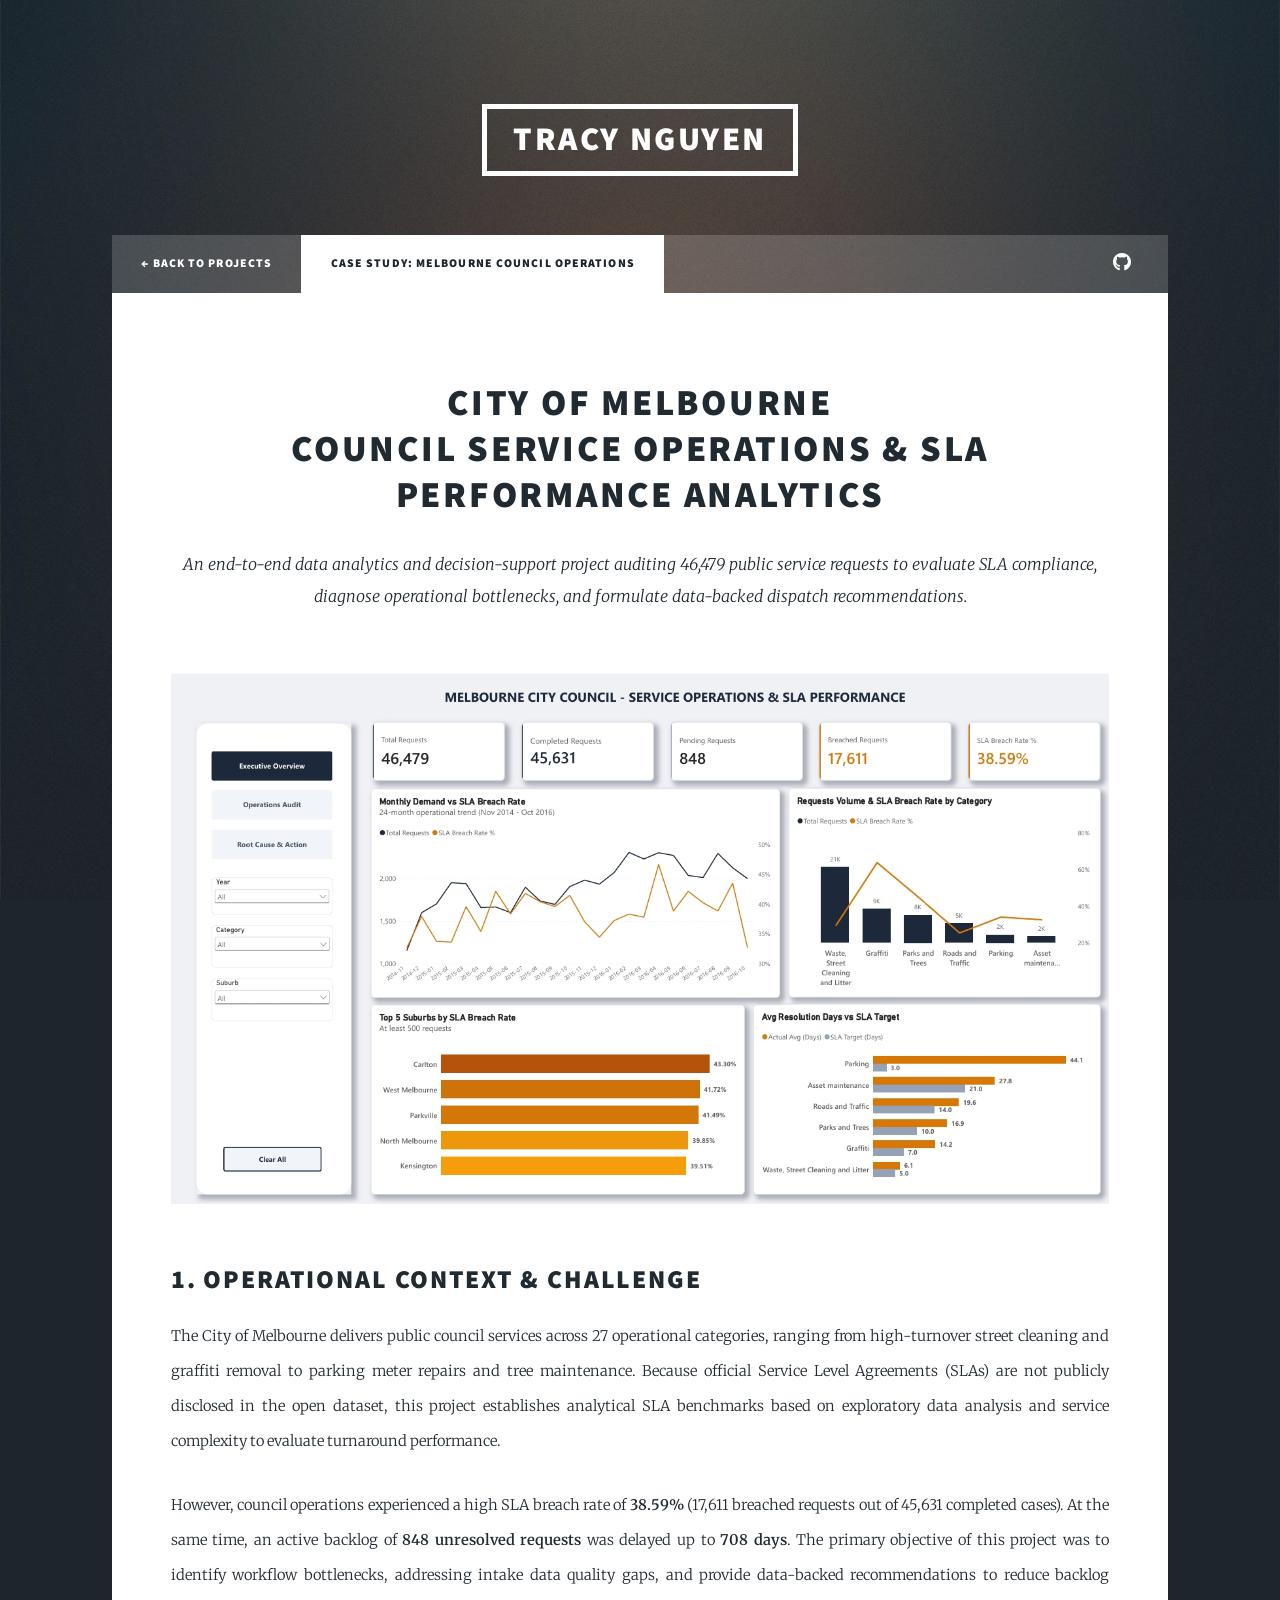
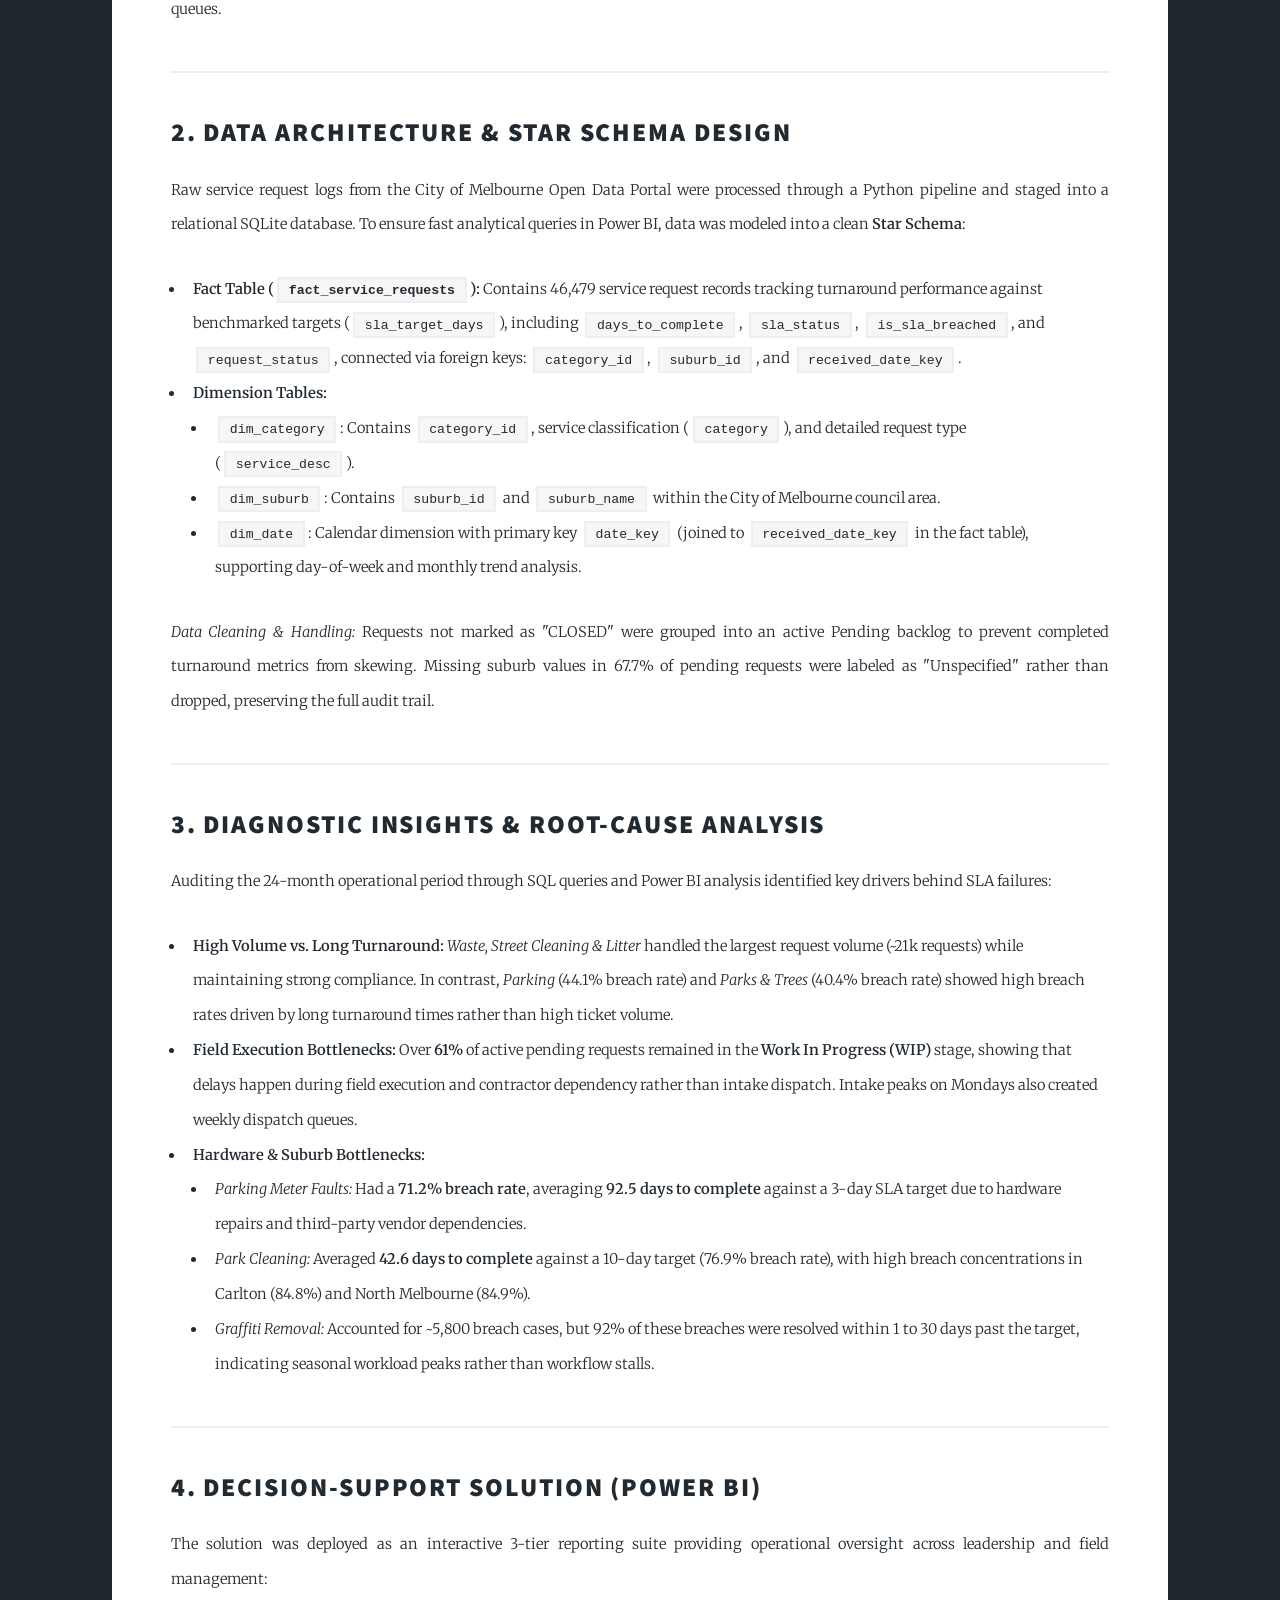
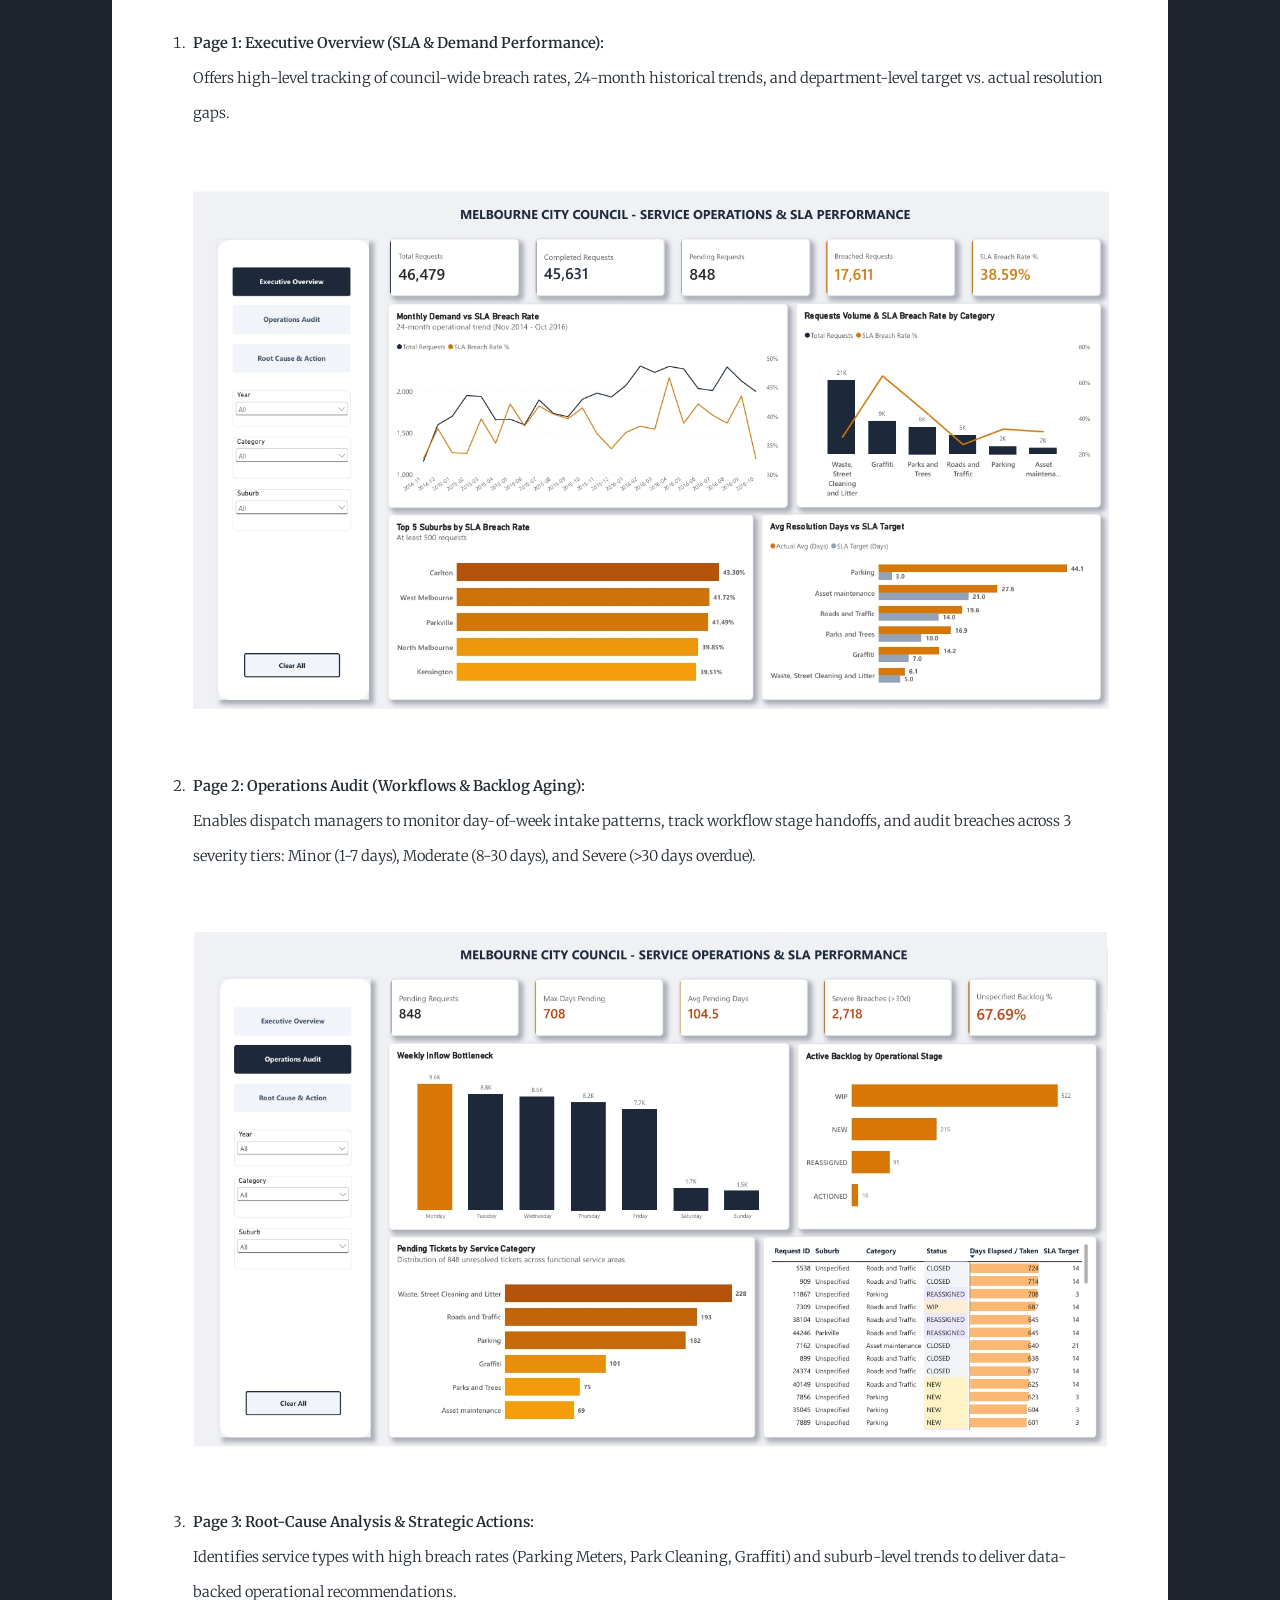
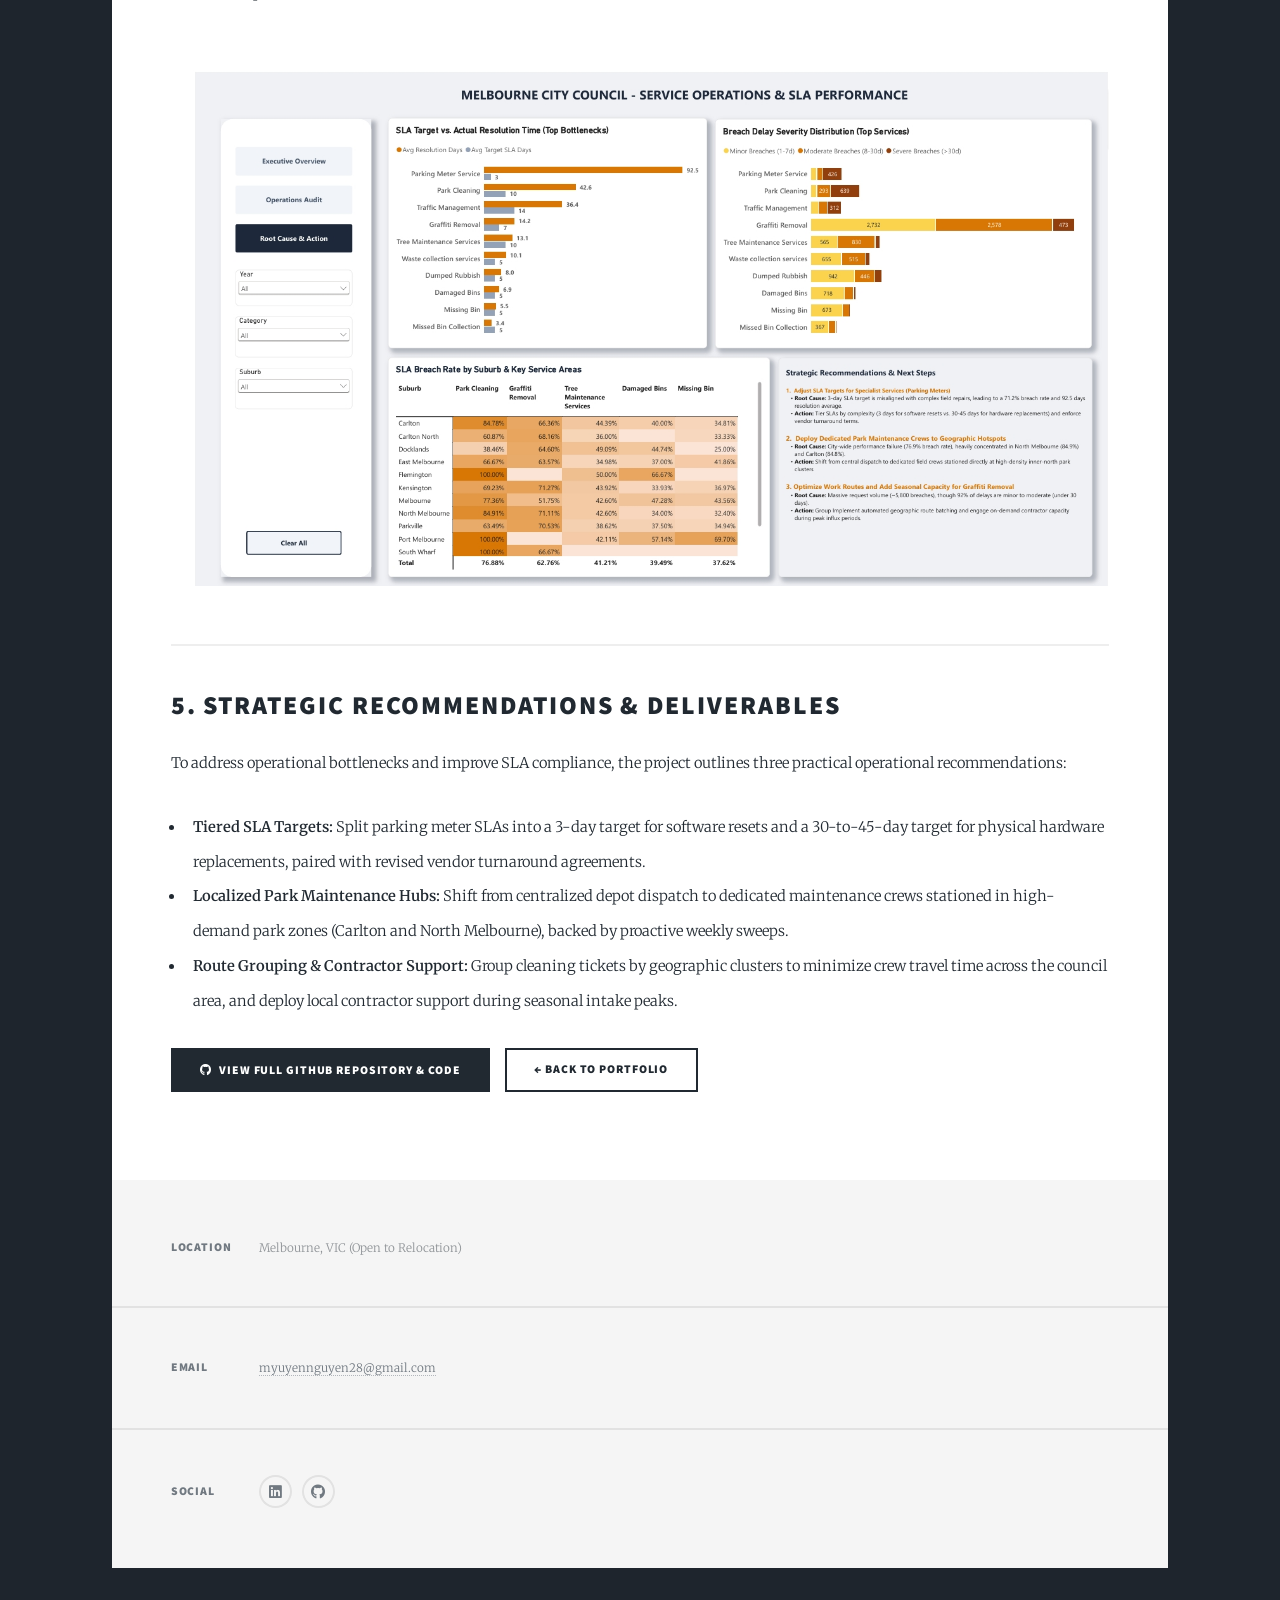
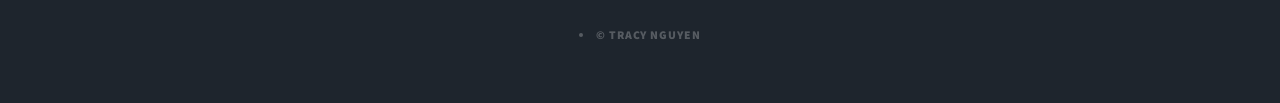
<file: project-melbourne-council.html>
<!DOCTYPE HTML>
<html>
	<head>
		<title>Case Study: City of Melbourne Operations &amp; SLA Analytics | Tracy Nguyen</title>
		<meta charset="utf-8" />
		<meta name="viewport" content="width=device-width, initial-scale=1, user-scalable=no" />
		<link rel="stylesheet" href="assets/css/main.css" />
		<noscript><link rel="stylesheet" href="assets/css/noscript.css" /></noscript>
	</head>
	<body class="is-preload">

		<div id="wrapper">

			<!-- Header -->
				<header id="header">
					<a href="index.html" class="logo">Tracy Nguyen</a>
				</header>

			<!-- Nav -->
				<nav id="nav">
					<ul class="links">
						<li><a href="index.html">← Back to Projects</a></li>
						<li class="active"><a href="project-melbourne-council.html">Case Study: Melbourne Council Operations</a></li>
					</ul>
					<ul class="icons">
						<li><a href="https://github.com/tracysnowy/melbourne_council_service_analytics" target="_blank" class="icon brands fa-github"><span class="label">GitHub</span></a></li>
					</ul>
				</nav>

			<!-- Main Content Area -->
				<div id="main">

					<!-- Post -->
						<section class="post">
							<header class="major">
								<h1>City of Melbourne<br />
								Council Service Operations &amp; SLA Performance Analytics</h1>
								<p>An end-to-end data analytics and decision-support project auditing 46,479 public service requests to evaluate SLA compliance, diagnose operational bottlenecks, and formulate data-backed dispatch recommendations.</p>
							</header>

							<!-- Hero Image (Page 1 Dashboard) -->
							<div class="image main"><img src="images/page1_executive_overview.jpeg" alt="City of Melbourne Executive Overview Dashboard" /></div>

							<!-- 1. The Context & Operational Problem -->
							<h2>1. Operational Context &amp; Challenge</h2>
							<p>The City of Melbourne delivers public council services across 27 operational categories, ranging from high-turnover street cleaning and graffiti removal to parking meter repairs and tree maintenance. Because official Service Level Agreements (SLAs) are not publicly disclosed in the open dataset, this project establishes analytical SLA benchmarks based on exploratory data analysis and service complexity to evaluate turnaround performance.</p>
							<p>However, council operations experienced a high SLA breach rate of <strong>38.59%</strong> (17,611 breached requests out of 45,631 completed cases). At the same time, an active backlog of <strong>848 unresolved requests</strong> was delayed up to <strong>708 days</strong>. The primary objective of this project was to identify workflow bottlenecks, addressing intake data quality gaps, and provide data-backed recommendations to reduce backlog queues.</p>

							<hr />

							<!-- 2. Data Engineering & Dimensional Modeling -->
							<h2>2. Data Architecture &amp; Star Schema Design</h2>
							<p>Raw service request logs from the City of Melbourne Open Data Portal were processed through a Python pipeline and staged into a relational SQLite database. To ensure fast analytical queries in Power BI, data was modeled into a clean <strong>Star Schema</strong>:</p>
							<ul>
								<li><strong>Fact Table (<code>fact_service_requests</code>):</strong> Contains 46,479 service request records tracking turnaround performance against benchmarked targets (<code>sla_target_days</code>), including <code>days_to_complete</code>, <code>sla_status</code>, <code>is_sla_breached</code>, and <code>request_status</code>, connected via foreign keys: <code>category_id</code>, <code>suburb_id</code>, and <code>received_date_key</code>.</li>								<li><strong>Dimension Tables:</strong>
									<ul>
										<li><code>dim_category</code>: Contains <code>category_id</code>, service classification (<code>category</code>), and detailed request type (<code>service_desc</code>).</li>
										<li><code>dim_suburb</code>: Contains <code>suburb_id</code> and <code>suburb_name</code> within the City of Melbourne council area.</li>
										<li><code>dim_date</code>: Calendar dimension with primary key <code>date_key</code> (joined to <code>received_date_key</code> in the fact table), supporting day-of-week and monthly trend analysis.</li>
									</ul>
								</li>
							</ul>
							<p><em>Data Cleaning &amp; Handling:</em> Requests not marked as "CLOSED" were grouped into an active Pending backlog to prevent completed turnaround metrics from skewing. Missing suburb values in 67.7% of pending requests were labeled as "Unspecified" rather than dropped, preserving the full audit trail.</p>

							<hr />

							<!-- 3. Key Analytical Insights -->
							<h2>3. Diagnostic Insights &amp; Root-Cause Analysis</h2>
							<p>Auditing the 24-month operational period through SQL queries and Power BI analysis identified key drivers behind SLA failures:</p>
                            <ul>
                                <li><strong>High Volume vs. Long Turnaround:</strong> <em>Waste, Street Cleaning &amp; Litter</em> handled the largest request volume (~21k requests) while maintaining strong compliance. In contrast, <em>Parking</em> (44.1% breach rate) and <em>Parks &amp; Trees</em> (40.4% breach rate) showed high breach rates driven by long turnaround times rather than high ticket volume.</li>
                                <li><strong>Field Execution Bottlenecks:</strong> Over <strong>61%</strong> of active pending requests remained in the <strong>Work In Progress (WIP)</strong> stage, showing that delays happen during field execution and contractor dependency rather than intake dispatch. Intake peaks on Mondays also created weekly dispatch queues.</li>
                                <li><strong>Hardware &amp; Suburb Bottlenecks:</strong>
                                    <ul>
                                        <li><em>Parking Meter Faults:</em> Had a <strong>71.2% breach rate</strong>, averaging <strong>92.5 days to complete</strong> against a 3-day SLA target due to hardware repairs and third-party vendor dependencies.</li>
                                        <li><em>Park Cleaning:</em> Averaged <strong>42.6 days to complete</strong> against a 10-day target (76.9% breach rate), with high breach concentrations in Carlton (84.8%) and North Melbourne (84.9%).</li>
                                        <li><em>Graffiti Removal:</em> Accounted for ~5,800 breach cases, but 92% of these breaches were resolved within 1 to 30 days past the target, indicating seasonal workload peaks rather than workflow stalls.</li>
                                    </ul>
                                </li>
                            </ul>

							<hr />

							<!-- 4. Interactive Power BI Solution -->
							<h2>4. Decision-Support Solution (Power BI)</h2>
							<p>The solution was deployed as an interactive 3-tier reporting suite providing operational oversight across leadership and field management:</p>
							<ol>
								<li>
									<strong>Page 1: Executive Overview (SLA &amp; Demand Performance):</strong><br />
									Offers high-level tracking of council-wide breach rates, 24-month historical trends, and department-level target vs. actual resolution gaps.
									<div class="image main"><img src="images/page1_executive_overview.jpeg" alt="Page 1 Executive Overview" /></div>
								</li>
								<li>
                                    <strong>Page 2: Operations Audit (Workflows &amp; Backlog Aging):</strong><br />
                                    Enables dispatch managers to monitor day-of-week intake patterns, track workflow stage handoffs, and audit breaches across 3 severity tiers: Minor (1-7 days), Moderate (8-30 days), and Severe (&gt;30 days overdue).
                                    <div class="image main"><img src="images/page2_operations_audit.jpeg" alt="Page 2 Operations Audit" /></div>
                                </li>
								<li>
									<strong>Page 3: Root-Cause Analysis &amp; Strategic Actions:</strong><br />
									Identifies service types with high breach rates (Parking Meters, Park Cleaning, Graffiti) and suburb-level trends to deliver data-backed operational recommendations.
									<div class="image main"><img src="images/page3_root_cause_and_action.jpeg" alt="Page 3 Root Cause and Action" /></div>
								</li>
							</ol>

							<hr />

							<!-- 5. Strategic Recommendations & Deliverables -->
							<h2>5. Strategic Recommendations &amp; Deliverables</h2>
							<p>To address operational bottlenecks and improve SLA compliance, the project outlines three practical operational recommendations:</p>
							<ul>
								<li><strong>Tiered SLA Targets:</strong> Split parking meter SLAs into a 3-day target for software resets and a 30-to-45-day target for physical hardware replacements, paired with revised vendor turnaround agreements.</li>
								<li><strong>Localized Park Maintenance Hubs:</strong> Shift from centralized depot dispatch to dedicated maintenance crews stationed in high-demand park zones (Carlton and North Melbourne), backed by proactive weekly sweeps.</li>
								<li><strong>Route Grouping &amp; Contractor Support:</strong> Group cleaning tickets by geographic clusters to minimize crew travel time across the council area, and deploy local contractor support during seasonal intake peaks.</li>
							</ul>

							<ul class="actions">
								<li><a href="https://github.com/tracysnowy/melbourne_council_service_analytics" target="_blank" class="button primary icon brands fa-github">View Full GitHub Repository &amp; Code</a></li>
								<li><a href="index.html" class="button">← Back to Portfolio</a></li>
							</ul>

						</section>

				</div>

			<!-- Footer -->
				<footer id="footer">
					<section class="split contact">
						<section class="alt">
							<h3>Location</h3>
							<p>Melbourne, VIC (Open to Relocation)</p>
						</section>
						<section>
							<h3>Email</h3>
							<p><a href="mailto:myuyennguyen28@gmail.com">myuyennguyen28@gmail.com</a></p>
						</section>
						<section>
							<h3>Social</h3>
							<ul class="icons alt">
								<li><a href="https://www.linkedin.com/in/tracy-nguyen-it" target="_blank" class="icon brands alt fa-linkedin"><span class="label">LinkedIn</span></a></li>
								<li><a href="https://github.com/tracysnowy" target="_blank" class="icon brands alt fa-github"><span class="label">GitHub</span></a></li>
							</ul>
						</section>
					</section>
				</footer>

			<!-- Copyright -->
				<div id="copyright">
					<li>&copy; Tracy Nguyen</li>
				</div>

		</div>

		<!-- Scripts -->
			<script src="assets/js/jquery.min.js"></script>
			<script src="assets/js/jquery.scrollex.min.js"></script>
			<script src="assets/js/jquery.scrolly.min.js"></script>
			<script src="assets/js/browser.min.js"></script>
			<script src="assets/js/breakpoints.min.js"></script>
			<script src="assets/js/util.js"></script>
			<script src="assets/js/main.js"></script>

	</body>
</html>
</file>
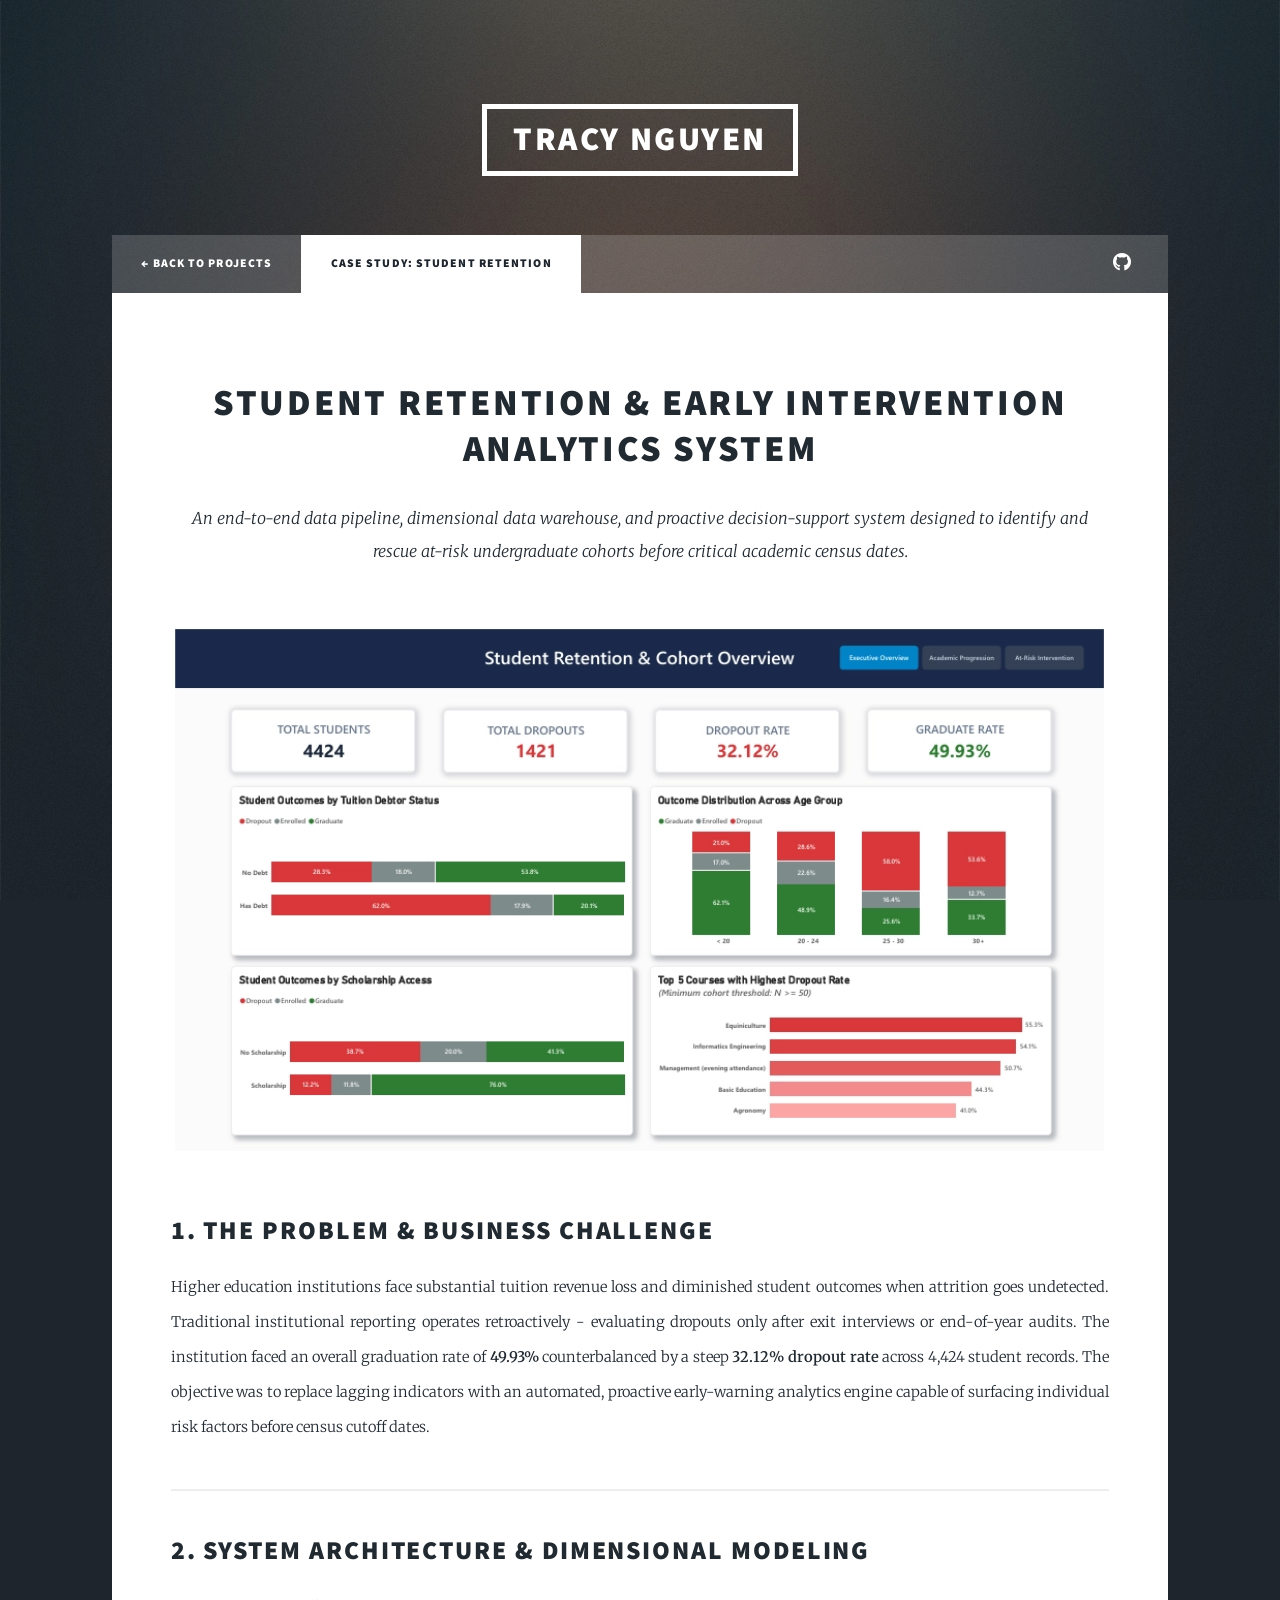
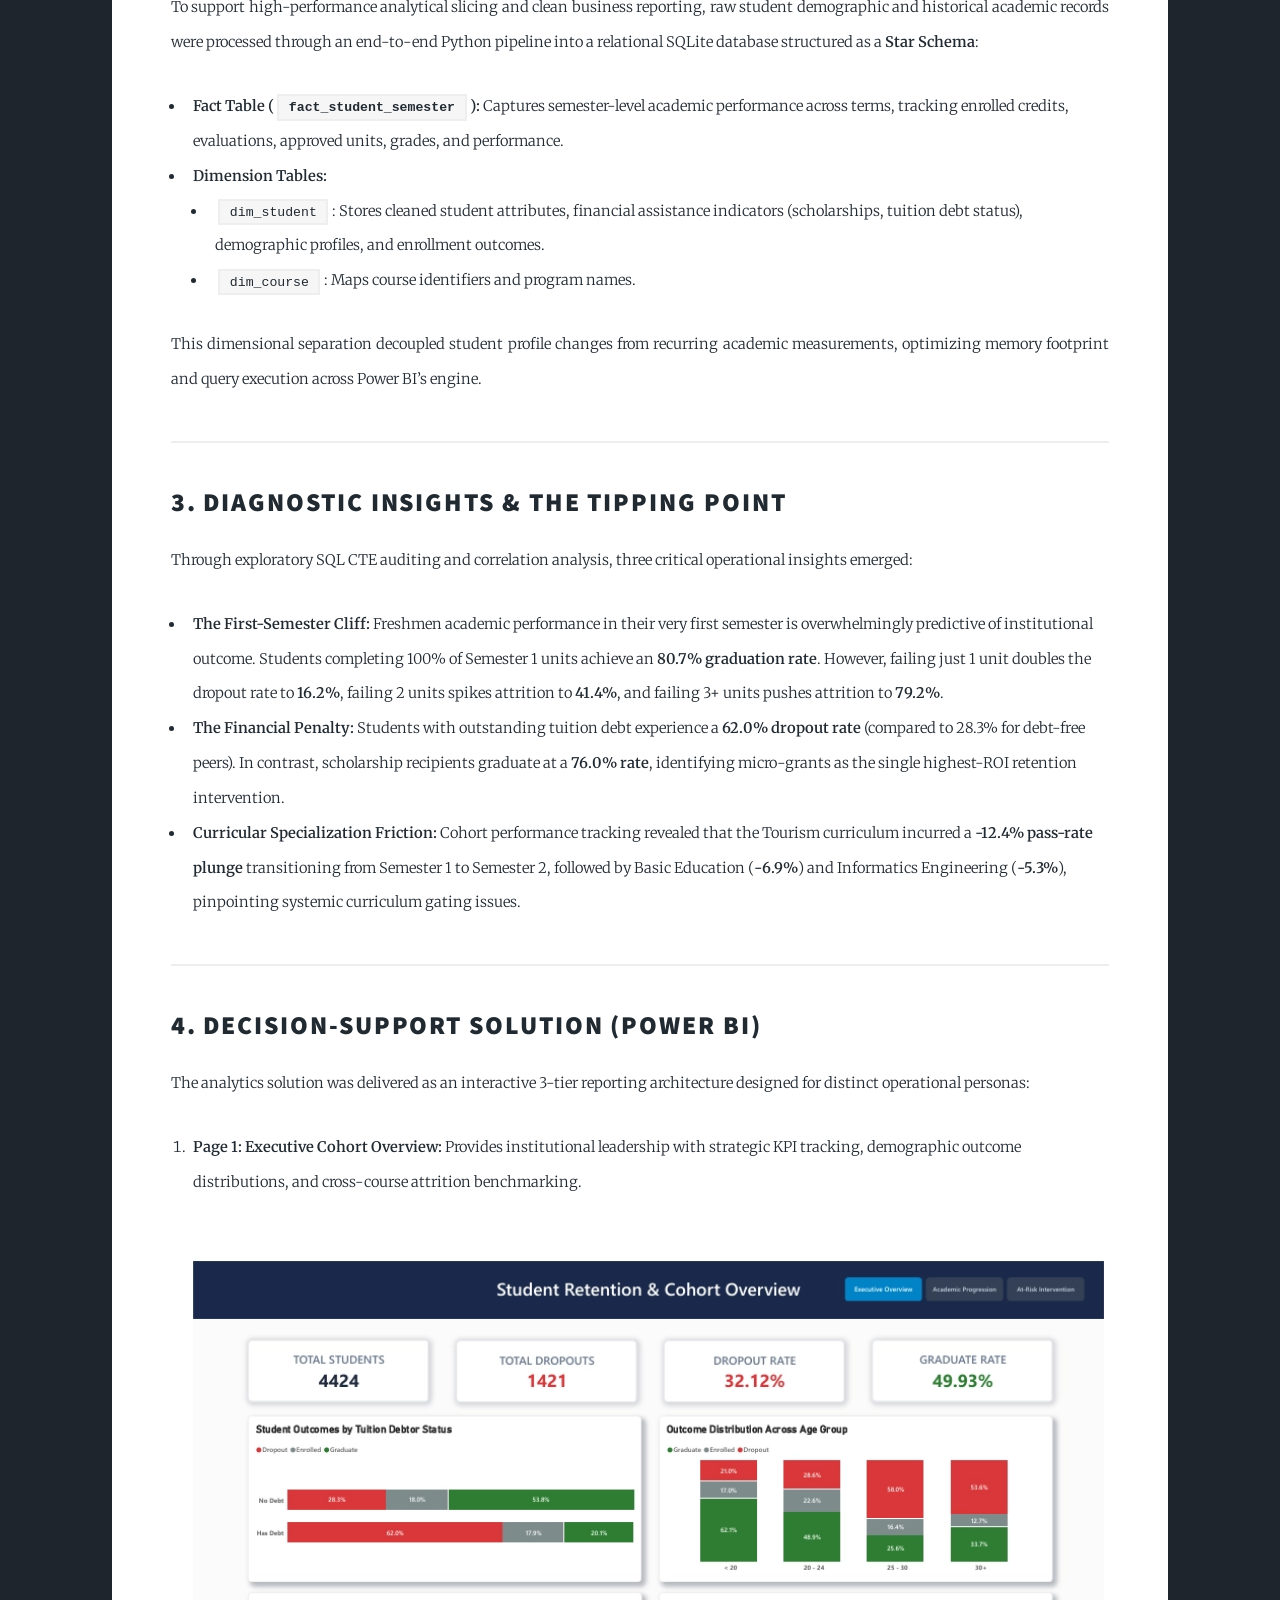
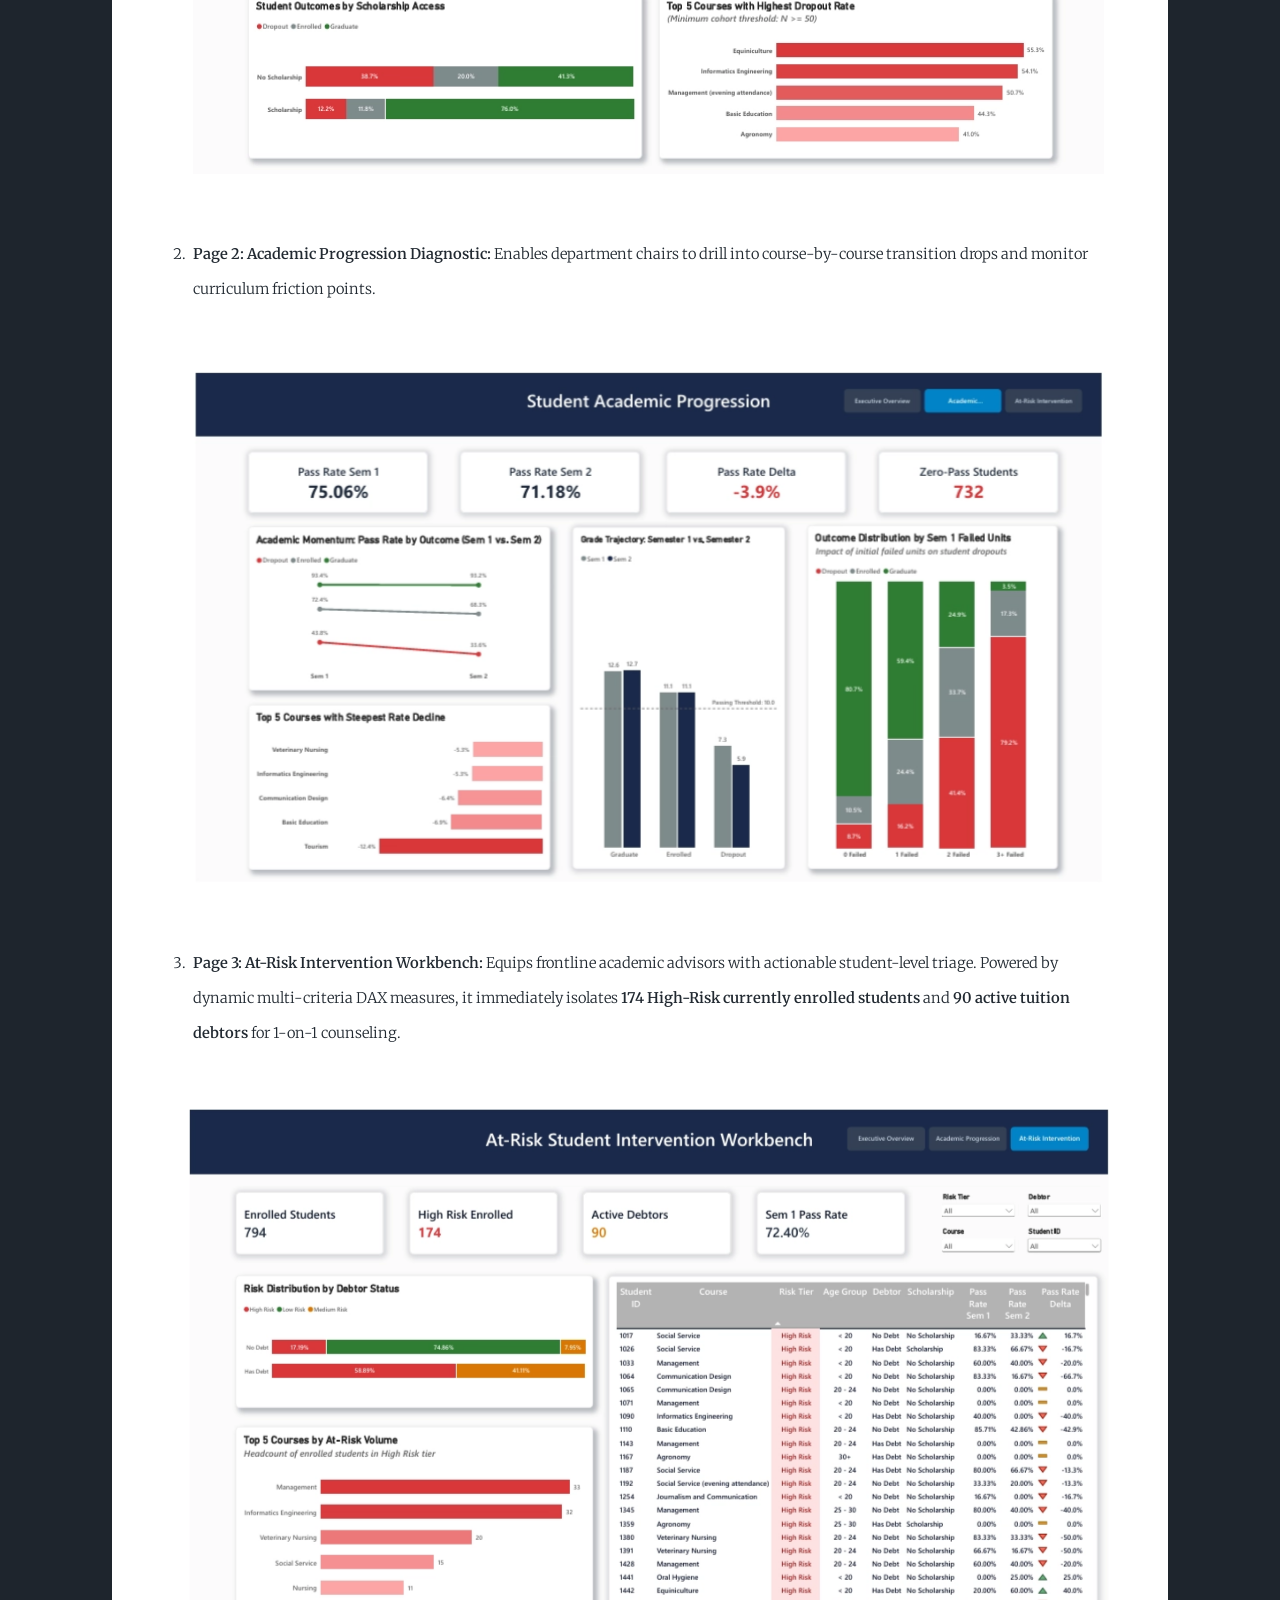
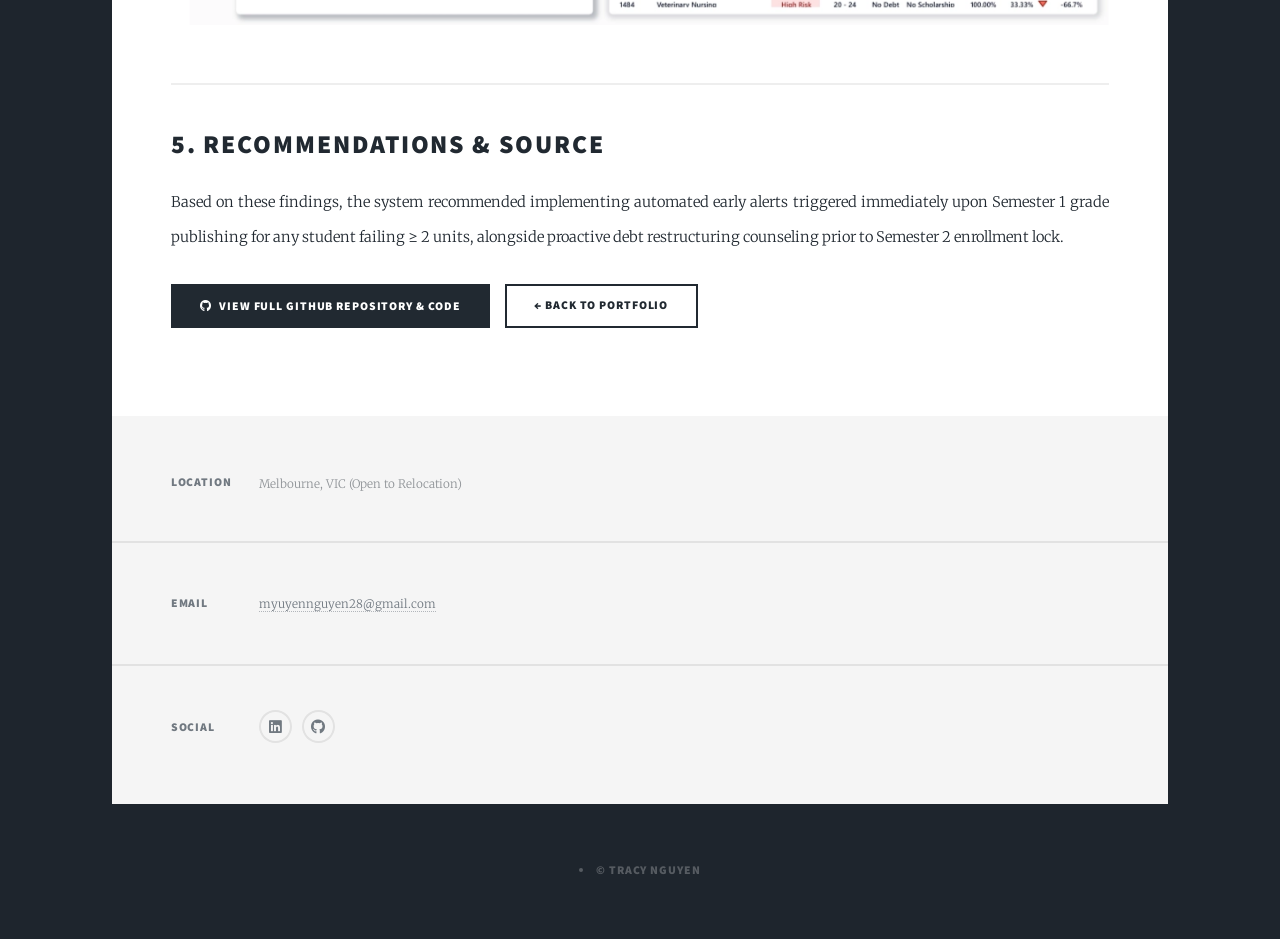
<file: project-student-retention.html>
<!DOCTYPE HTML>

<html>
    <head>
        <title>Case Study: Student Retention Analytics | Tracy Nguyen</title>
        <meta charset="utf-8" />
        <meta name="viewport" content="width=device-width, initial-scale=1, user-scalable=no" />
        <link rel="stylesheet" href="assets/css/main.css" />
        <noscript><link rel="stylesheet" href="assets/css/noscript.css" /></noscript>
    </head>
    <body class="is-preload">

        <div id="wrapper">

            <!-- Header -->
                <header id="header">
                    <a href="index.html" class="logo">Tracy Nguyen</a>
                </header>

            <!-- Nav -->
                <nav id="nav">
                    <ul class="links">
                        <li><a href="index.html">← Back to Projects</a></li>
                        <li class="active"><a href="project-student-retention.html">Case Study: Student Retention</a></li>
                    </ul>
                    <ul class="icons">
                        <li><a href="https://github.com/tracysnowy/student-retention-bi-pipeline" target="_blank" class="icon brands fa-github"><span class="label">GitHub</span></a></li>
                    </ul>
                </nav>

            <!-- Main Content Area -->
                <div id="main">

                    <!-- Post -->
                        <section class="post">
                            <header class="major">
                                <h1>Student Retention & Early Intervention<br />
                                Analytics System</h1>
                                <p>An end-to-end data pipeline, dimensional data warehouse, and proactive decision-support system designed to identify and rescue at-risk undergraduate cohorts before critical academic census dates.</p>
                            </header>

                            <!-- Hero Image (Page 1 Dashboard) -->
                            <div class="image main"><img src="images/dashboard.png" alt="Executive Overview Dashboard" /></div>

                            <!-- 1. The Business Context & Problem -->
                            <h2>1. The Problem & Business Challenge</h2>
                            <p>Higher education institutions face substantial tuition revenue loss and diminished student outcomes when attrition goes undetected. Traditional institutional reporting operates retroactively - evaluating dropouts only after exit interviews or end-of-year audits. The institution faced an overall graduation rate of <strong>49.93%</strong> counterbalanced by a steep <strong>32.12% dropout rate</strong> across 4,424 student records. The objective was to replace lagging indicators with an automated, proactive early-warning analytics engine capable of surfacing individual risk factors before census cutoff dates.</p>

                            <hr />

                            <!-- 2. System & Data Architecture -->
                            <h2>2. System Architecture & Dimensional Modeling</h2>
                            <p>To support high-performance analytical slicing and clean business reporting, raw student demographic and historical academic records were processed through an end-to-end Python pipeline into a relational SQLite database structured as a <strong>Star Schema</strong>:</p>
                            <ul>
                                <li><strong>Fact Table (<code>fact_student_semester</code>):</strong> Captures semester-level academic performance across terms, tracking enrolled credits, evaluations, approved units, grades, and performance.</li>
                                <li><strong>Dimension Tables:</strong>
                                    <ul>
                                        <li><code>dim_student</code>: Stores cleaned student attributes, financial assistance indicators (scholarships, tuition debt status), demographic profiles, and enrollment outcomes.</li>
                                        <li><code>dim_course</code>: Maps course identifiers and program names.</li>
                                    </ul>
                                </li>
                            </ul>
                            <p>This dimensional separation decoupled student profile changes from recurring academic measurements, optimizing memory footprint and query execution across Power BI’s engine.</p>

                            <hr />

                            <!-- 3. Key Findings & The Semester 1 Tipping Point -->
                            <h2>3. Diagnostic Insights & The Tipping Point</h2>
                            <p>Through exploratory SQL CTE auditing and correlation analysis, three critical operational insights emerged:</p>
                            <ul>
                                <li><strong>The First-Semester Cliff:</strong> Freshmen academic performance in their very first semester is overwhelmingly predictive of institutional outcome. Students completing 100% of Semester 1 units achieve an <strong>80.7% graduation rate</strong>. However, failing just 1 unit doubles the dropout rate to <strong>16.2%</strong>, failing 2 units spikes attrition to <strong>41.4%</strong>, and failing 3+ units pushes attrition to <strong>79.2%</strong>.</li>
                                <li><strong>The Financial Penalty:</strong> Students with outstanding tuition debt experience a <strong>62.0% dropout rate</strong> (compared to 28.3% for debt-free peers). In contrast, scholarship recipients graduate at a <strong>76.0% rate</strong>, identifying micro-grants as the single highest-ROI retention intervention.</li>
                                <li><strong>Curricular Specialization Friction:</strong> Cohort performance tracking revealed that the Tourism curriculum incurred a <strong>-12.4% pass-rate plunge</strong> transitioning from Semester 1 to Semester 2, followed by Basic Education (<strong>-6.9%</strong>) and Informatics Engineering (<strong>-5.3%</strong>), pinpointing systemic curriculum gating issues.</li>
                            </ul>

                            <hr />

                            <!-- 4. The 3-Tier Dashboard Solution -->
                            <h2>4. Decision-Support Solution (Power BI)</h2>
                            <p>The analytics solution was delivered as an interactive 3-tier reporting architecture designed for distinct operational personas:</p>
                            <ol>
                                <li><strong>Page 1: Executive Cohort Overview:</strong> Provides institutional leadership with strategic KPI tracking, demographic outcome distributions, and cross-course attrition benchmarking.</li>
                                <div class="image main"><img src="images/dashboard.png" alt="Executive Overview" /></div>
                                <li><strong>Page 2: Academic Progression Diagnostic:</strong> Enables department chairs to drill into course-by-course transition drops and monitor curriculum friction points.</li>
                                <div class="image main"><img src="images/dashboard_page2.png" alt="Progression Diagnostic" /></div>
                                <li><strong>Page 3: At-Risk Intervention Workbench:</strong> Equips frontline academic advisors with actionable student-level triage. Powered by dynamic multi-criteria DAX measures, it immediately isolates <strong>174 High-Risk currently enrolled students</strong> and <strong>90 active tuition debtors</strong> for 1-on-1 counseling.</li>
                                <div class="image main"><img src="images/dashboard_page3.png" alt="Intervention Workbench" /></div>
                            </ol>

                            <hr />

                            <!-- 5. Strategic Recommendations & Deliverables -->
                            <h2>5. Recommendations & Source</h2>
                            <p>Based on these findings, the system recommended implementing automated early alerts triggered immediately upon Semester 1 grade publishing for any student failing &ge; 2 units, alongside proactive debt restructuring counseling prior to Semester 2 enrollment lock.</p>

                            <ul class="actions">
                                <li><a href="https://github.com/tracysnowy/student-retention-bi-pipeline" target="_blank" class="button primary icon brands fa-github">View Full GitHub Repository & Code</a></li>
                                <li><a href="index.html" class="button">← Back to Portfolio</a></li>
                            </ul>

                        </section>

                </div>

            <!-- Footer -->
                <footer id="footer">
                    <section class="split contact">
                        <section class="alt">
                            <h3>Location</h3>
                            <p>Melbourne, VIC (Open to Relocation)</p>
                        </section>
                        <section>
                            <h3>Email</h3>
                            <p><a href="mailto:myuyennguyen28@gmail.com">myuyennguyen28@gmail.com</a></p>
                        </section>
                        <section>
                            <h3>Social</h3>
                            <ul class="icons alt">
									<li><a href="https://www.linkedin.com/in/tracy-nguyen-it" target="_blank" class="icon brands alt fa-linkedin"><span class="label">LinkedIn</span></a></li>
                                    <li><a href="https://github.com/tracysnowy" target="_blank" class="icon brands alt fa-github"><span class="label">GitHub</span></a></li>
                            </ul>
                        </section>
                    </section>
                </footer>

            <!-- Copyright -->
                <div id="copyright">
                        <li>&copy; Tracy Nguyen</li>
                    </div>

        </div>

        <!-- Scripts -->
            <script src="assets/js/jquery.min.js"></script>
            <script src="assets/js/jquery.scrollex.min.js"></script>
            <script src="assets/js/jquery.scrolly.min.js"></script>
            <script src="assets/js/browser.min.js"></script>
            <script src="assets/js/breakpoints.min.js"></script>
            <script src="assets/js/util.js"></script>
            <script src="assets/js/main.js"></script>

    </body>
</html>
</file>
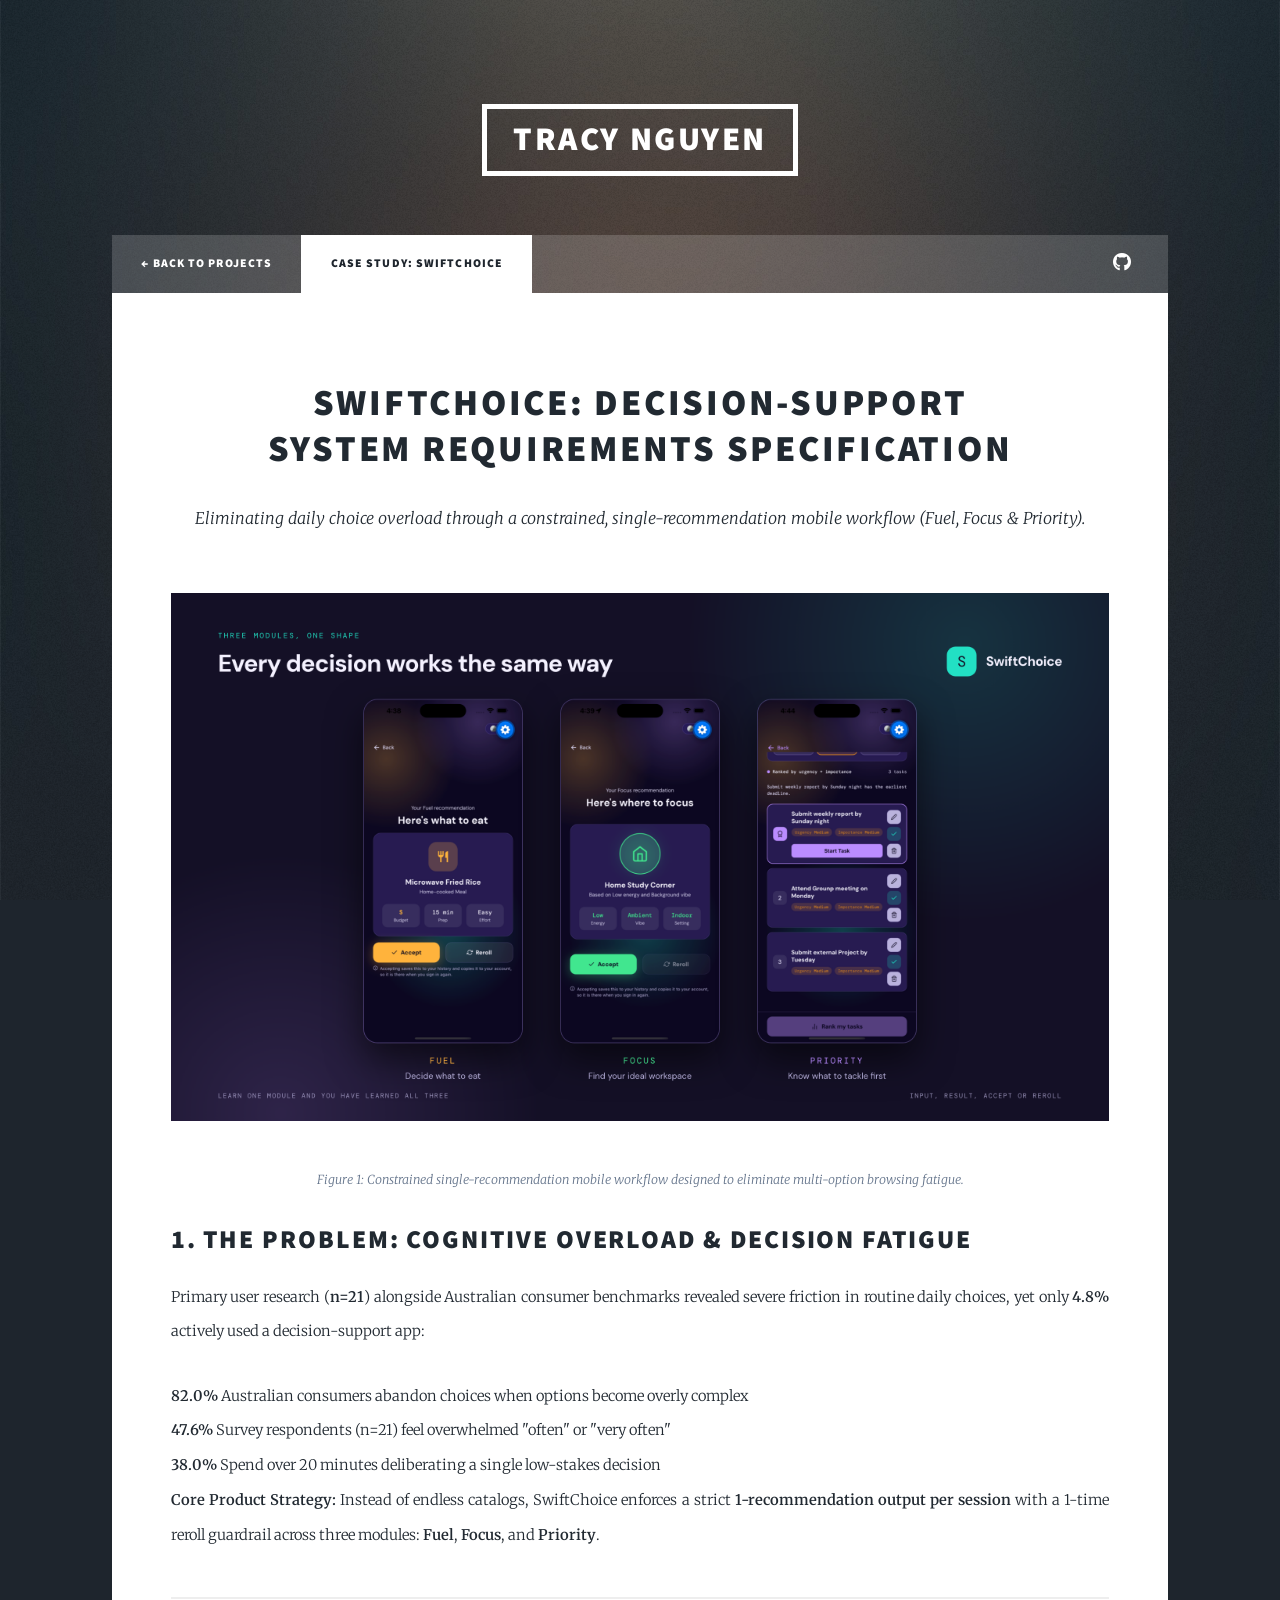
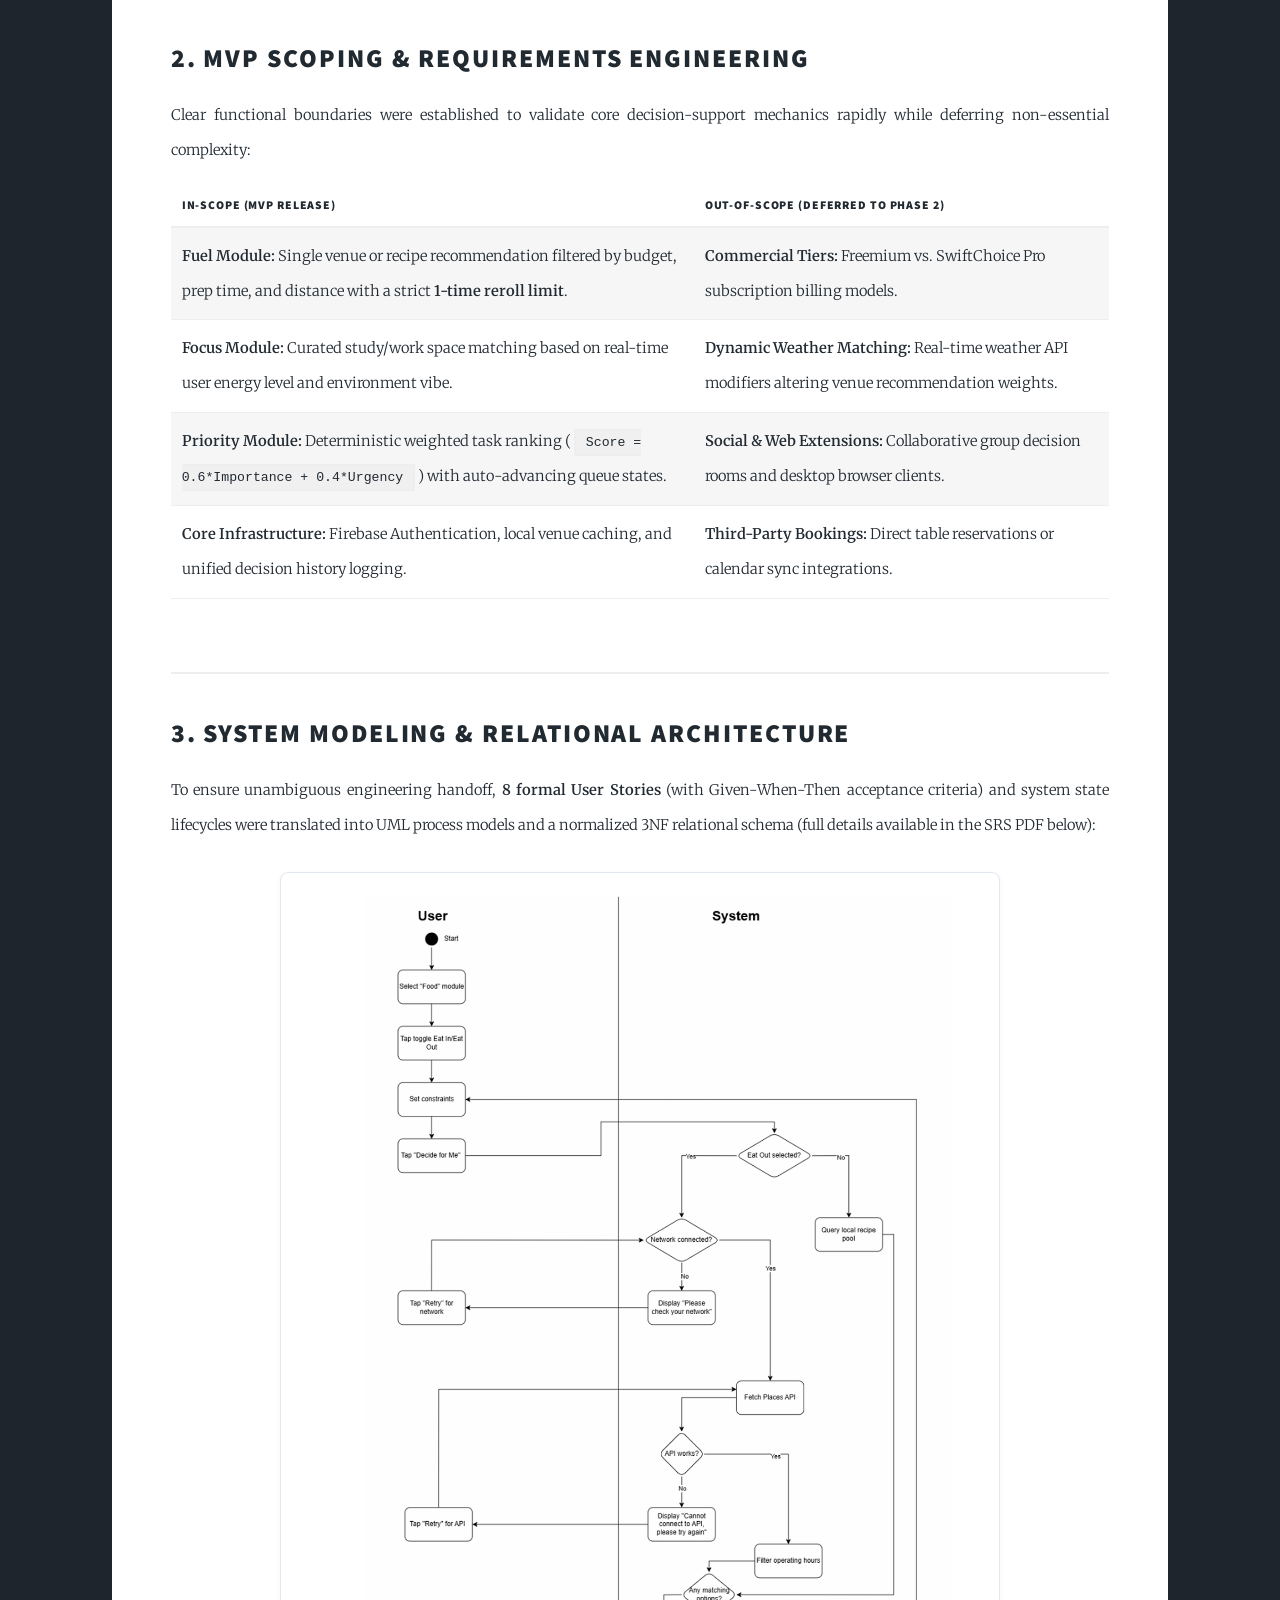
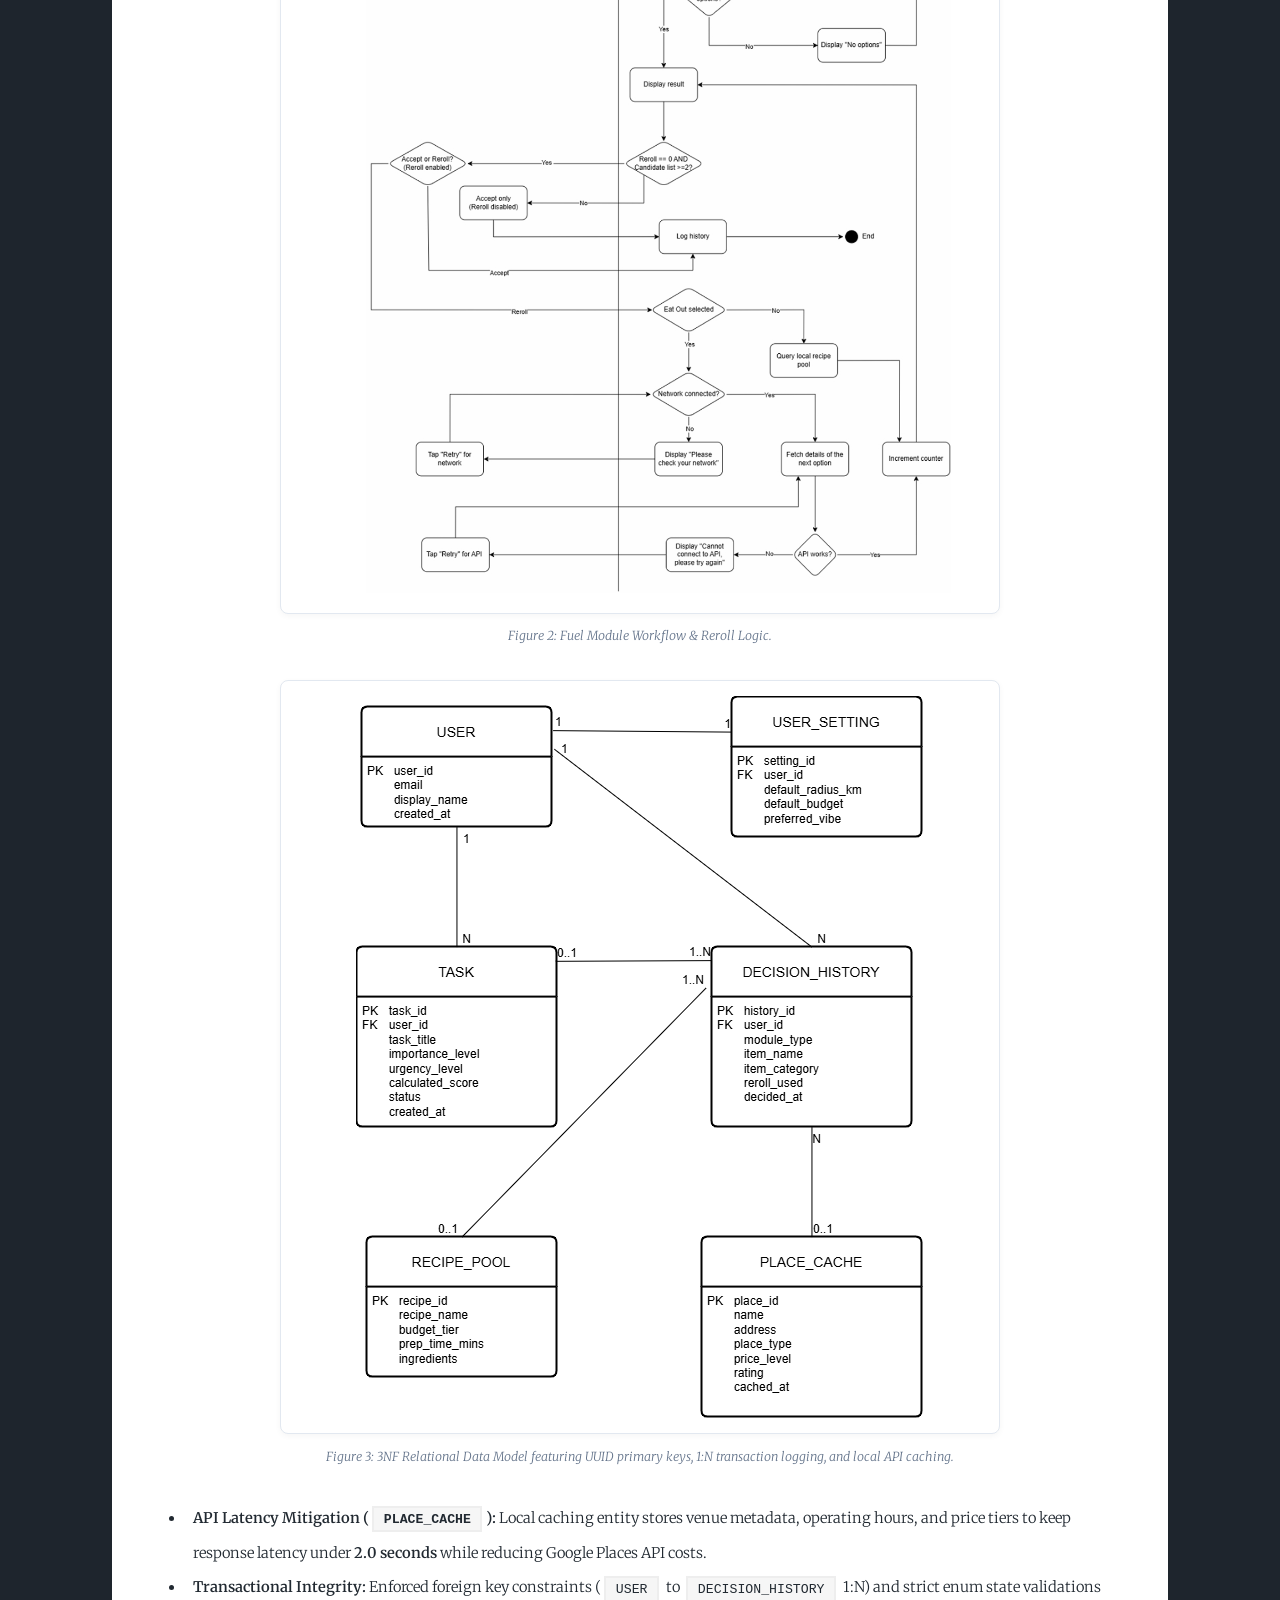
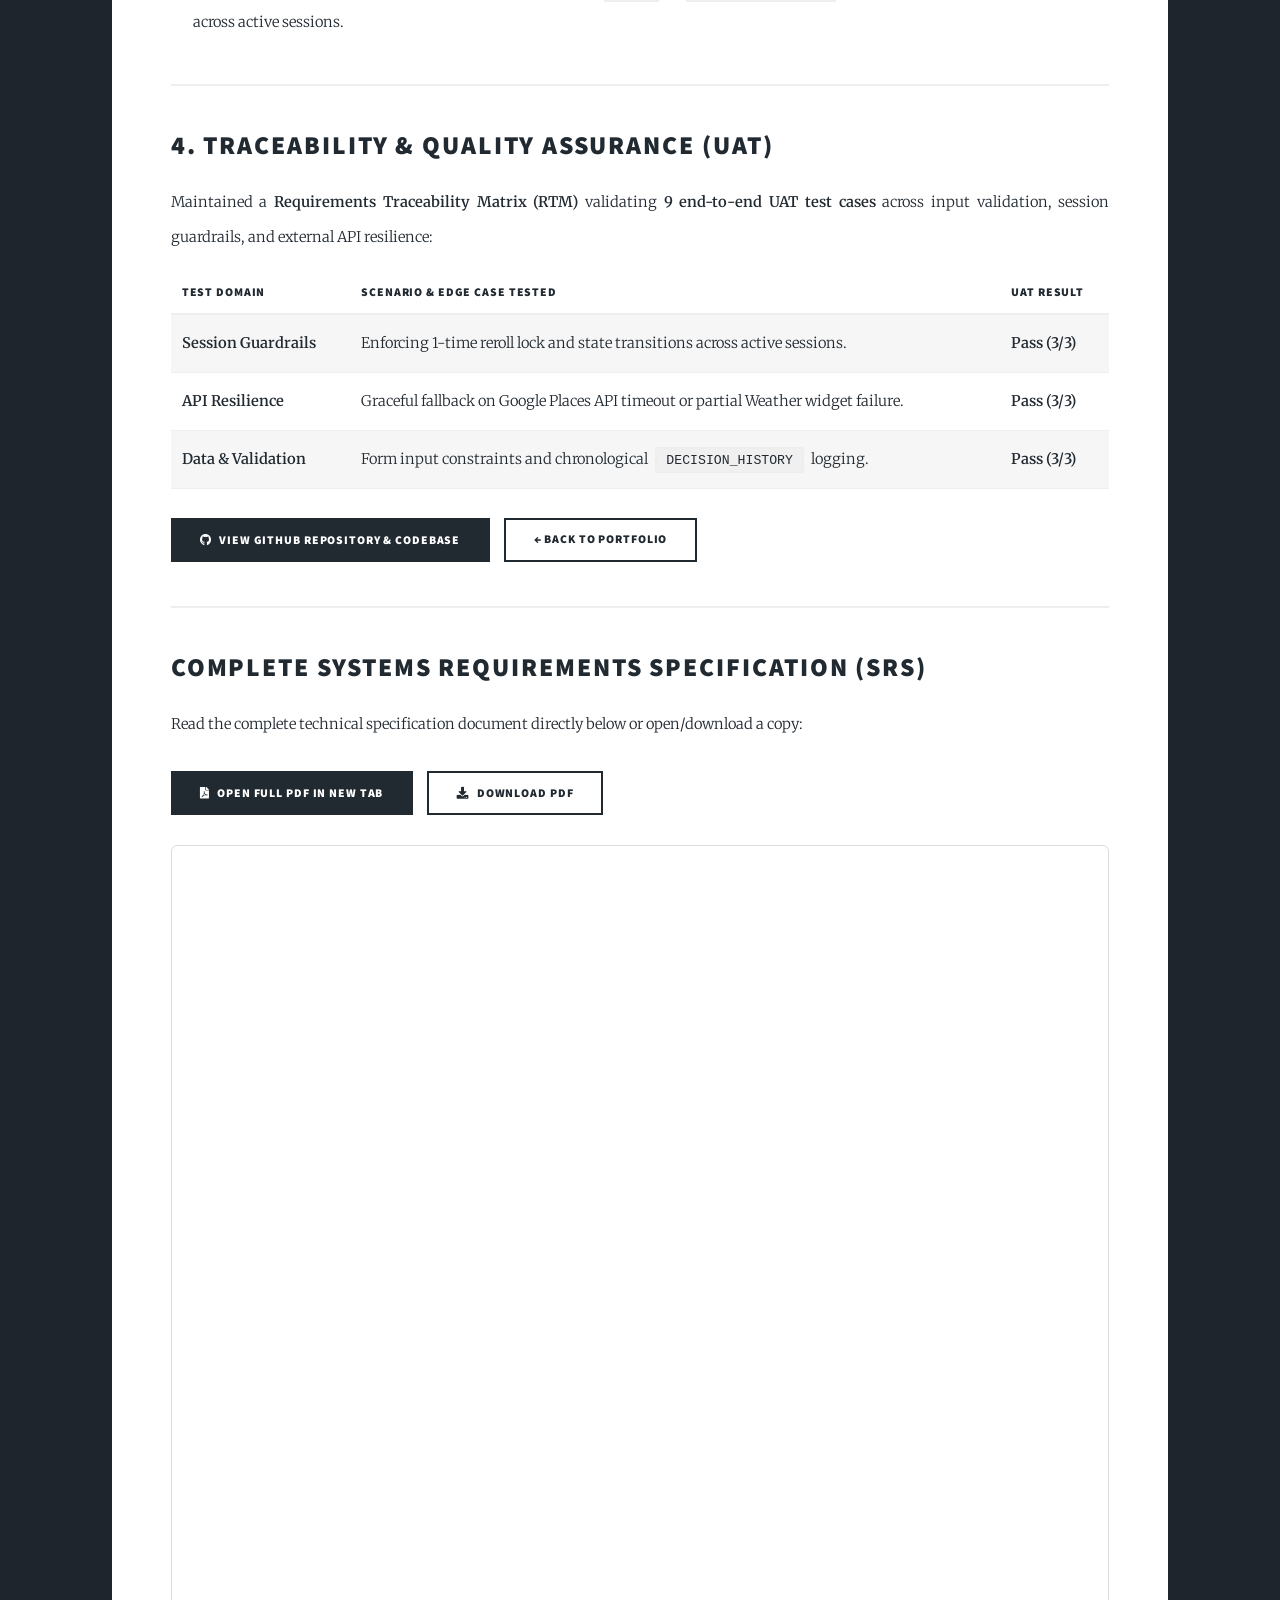
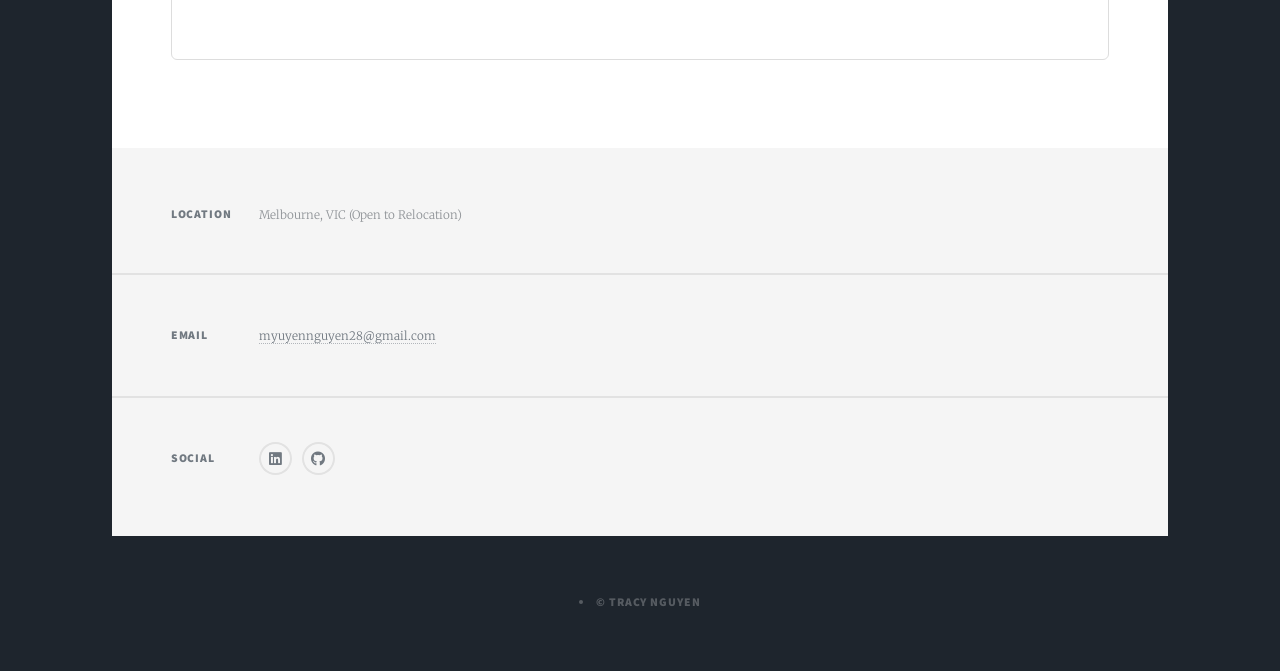
<file: project-swiftchoice.html>
<!DOCTYPE HTML>

<html>
    <head>
        <title>Case Study: SwiftChoice Systems Analysis | Tracy Nguyen</title>
        <meta charset="utf-8" />
        <meta name="viewport" content="width=device-width, initial-scale=1, user-scalable=no" />
        <link rel="stylesheet" href="assets/css/main.css" />
        <noscript><link rel="stylesheet" href="assets/css/noscript.css" /></noscript>

        <style>
            .diagram-box {
                max-width: 720px;
                margin: 2rem auto 1.5rem auto;
                text-align: center;
                background: #ffffff;
                padding: 1rem;
                border: 1px solid #e2e8f0;
                border-radius: 8px;
                box-shadow: 0 2px 6px rgba(0, 0, 0, 0.04);
            }
            .diagram-box img {
                max-width: 100%;
                height: auto;
                display: block;
                margin: 0 auto;
            }
            .diagram-caption {
                text-align: center;
                font-size: 0.85rem;
                font-style: italic;
                color: #64748b;
                margin-top: -1rem;
                margin-bottom: 2rem;
            }
        </style>
    </head>
    <body class="is-preload">

        <div id="wrapper">

            <!-- Header -->
                <header id="header">
                    <a href="index.html" class="logo">Tracy Nguyen</a>
                </header>

            <!-- Nav -->
                <nav id="nav">
                    <ul class="links">
                        <li><a href="index.html">← Back to Projects</a></li>
                        <li class="active"><a href="project-swiftchoice.html">Case Study: SwiftChoice</a></li>
                    </ul>
                    <ul class="icons">
                        <li><a href="https://github.com/gakey1/SwiftChoice" target="_blank" class="icon brands fa-github"><span class="label">GitHub</span></a></li>
                    </ul>
                </nav>

            <!-- Main Content Area -->
                <div id="main">

                    <!-- Post -->
                        <section class="post">
                            <header class="major">
                                <h1>SwiftChoice: Decision-Support<br />
                                System Requirements Specification</h1>
                                <p>Eliminating daily choice overload through a constrained, single-recommendation mobile workflow (Fuel, Focus &amp; Priority).</p>
                            </header>

                            <!-- Hero Image -->
                            <div class="image main">
                                <img src="images/swiftchoice-showcase.png" alt="SwiftChoice Mobile UI Mockups across Fuel, Focus, and Priority Modules" />
                            </div>
                            <p class="diagram-caption">Figure 1: Constrained single-recommendation mobile workflow designed to eliminate multi-option browsing fatigue.</p>

                            <!-- 1. The Business Problem & Research -->
                            <h2>1. The Problem: Cognitive Overload &amp; Decision Fatigue</h2>
                            <p>Primary user research (<strong>n=21</strong>) alongside Australian consumer benchmarks revealed severe friction in routine daily choices, yet only <strong>4.8%</strong> actively used a decision-support app:</p>

                            <!-- Visual KPI Highlights replacing dense bullet points -->
                            <div class="kpi-grid">
                                <div class="kpi-card">
                                    <strong>82.0%</strong>
                                    <span>Australian consumers abandon choices when options become overly complex</span>
                                </div>
                                <div class="kpi-card">
                                    <strong>47.6%</strong>
                                    <span>Survey respondents (n=21) feel overwhelmed "often" or "very often"</span>
                                </div>
                                <div class="kpi-card">
                                    <strong>38.0%</strong>
                                    <span>Spend over 20 minutes deliberating a single low-stakes decision</span>
                                </div>
                            </div>

                            <p><strong>Core Product Strategy:</strong> Instead of endless catalogs, SwiftChoice enforces a strict <strong>1-recommendation output per session</strong> with a 1-time reroll guardrail across three modules: <strong>Fuel</strong>, <strong>Focus</strong>, and <strong>Priority</strong>.</p>

                            <hr />

                            <!-- 2. Scope & Requirements Engineering -->
                            <h2>2. MVP Scoping &amp; Requirements Engineering</h2>
                            <p>Clear functional boundaries were established to validate core decision-support mechanics rapidly while deferring non-essential complexity:</p>

                            <div class="table-wrapper">
                                <table>
                                    <thead>
                                        <tr>
                                            <th>In-Scope (MVP Release)</th>
                                            <th>Out-of-Scope (Deferred to Phase 2)</th>
                                        </tr>
                                    </thead>
                                    <tbody>
                                        <tr>
                                            <td><strong>Fuel Module:</strong> Single venue or recipe recommendation filtered by budget, prep time, and distance with a strict <strong>1-time reroll limit</strong>.</td>
                                            <td><strong>Commercial Tiers:</strong> Freemium vs. SwiftChoice Pro subscription billing models.</td>
                                        </tr>
                                        <tr>
                                            <td><strong>Focus Module:</strong> Curated study/work space matching based on real-time user energy level and environment vibe.</td>
                                            <td><strong>Dynamic Weather Matching:</strong> Real-time weather API modifiers altering venue recommendation weights.</td>
                                        </tr>
                                        <tr>
                                            <td><strong>Priority Module:</strong> Deterministic weighted task ranking (<code>Score = 0.6*Importance + 0.4*Urgency</code>) with auto-advancing queue states.</td>
                                            <td><strong>Social &amp; Web Extensions:</strong> Collaborative group decision rooms and desktop browser clients.</td>
                                        </tr>
                                        <tr>
                                            <td><strong>Core Infrastructure:</strong> Firebase Authentication, local venue caching, and unified decision history logging.</td>
                                            <td><strong>Third-Party Bookings:</strong> Direct table reservations or calendar sync integrations.</td>
                                        </tr>
                                    </tbody>
                                </table>
                            </div>

                            <hr />

                            <!-- 3. Process Modeling & Relational Data Architecture (Merged & Visualized) -->
                            <h2>3. System Modeling &amp; Relational Architecture</h2>
                            <p>To ensure unambiguous engineering handoff, <strong>8 formal User Stories</strong> (with Given-When-Then acceptance criteria) and system state lifecycles were translated into UML process models and a normalized 3NF relational schema (full details available in the SRS PDF below):</p>

                            <!-- Diagram 1: Process / Activity Diagram from your PDF -->
                            <div class="diagram-box">
                                <img src="images/swiftchoice-activity-diagram.jpeg" alt="SwiftChoice Activity and Process Flow Diagram" />
                            </div>
                            <p class="diagram-caption">Figure 2:  Fuel Module Workflow  &amp; Reroll Logic.</p>

                            <!-- Diagram 2: ERD relocated from Hero Section -->
                            <div class="diagram-box">
                                <img src="images/erd.png" alt="SwiftChoice 3NF Entity-Relationship Diagram" />
                            </div>
                            <p class="diagram-caption">Figure 3: 3NF Relational Data Model featuring UUID primary keys, 1:N transaction logging, and local API caching.</p>

                            <ul>
                                <li><strong>API Latency Mitigation (<code>PLACE_CACHE</code>):</strong> Local caching entity stores venue metadata, operating hours, and price tiers to keep response latency under <strong>2.0 seconds</strong> while reducing Google Places API costs.</li>
                                <li><strong>Transactional Integrity:</strong> Enforced foreign key constraints (<code>USER</code> to <code>DECISION_HISTORY</code> 1:N) and strict enum state validations across active sessions.</li>
                            </ul>

                            <hr />

                            <!-- 4. Quality Assurance & Traceability -->
                            <h2>4. Traceability &amp; Quality Assurance (UAT)</h2>
                            <p>Maintained a <strong>Requirements Traceability Matrix (RTM)</strong> validating <strong>9 end-to-end UAT test cases</strong> across input validation, session guardrails, and external API resilience:</p>

                            <div class="table-wrapper">
                                <table>
                                    <thead>
                                        <tr>
                                            <th>Test Domain</th>
                                            <th>Scenario &amp; Edge Case Tested</th>
                                            <th>UAT Result</th>
                                        </tr>
                                    </thead>
                                    <tbody>
                                        <tr>
                                            <td><strong>Session Guardrails</strong></td>
                                            <td>Enforcing 1-time reroll lock and state transitions across active sessions.</td>
                                            <td><strong>Pass (3/3)</strong></td>
                                        </tr>
                                        <tr>
                                            <td><strong>API Resilience</strong></td>
                                            <td>Graceful fallback on Google Places API timeout or partial Weather widget failure.</td>
                                            <td><strong>Pass (3/3)</strong></td>
                                        </tr>
                                        <tr>
                                            <td><strong>Data &amp; Validation</strong></td>
                                            <td>Form input constraints and chronological <code>DECISION_HISTORY</code> logging.</td>
                                            <td><strong>Pass (3/3)</strong></td>
                                        </tr>
                                    </tbody>
                                </table>
                            </div>

                            <ul class="actions">
                                <li><a href="https://github.com/gakey1/SwiftChoice" target="_blank" class="button primary icon brands fa-github">View GitHub Repository &amp; Codebase</a></li>
                                <li><a href="index.html" class="button">← Back to Portfolio</a></li>
                            </ul>

                            <hr />
                            <!-- Section: Full PDF Document -->
                            <h2>Complete Systems Requirements Specification (SRS)</h2>
                            <p>Read the complete technical specification document directly below or open/download a copy:</p>

                            <ul class="actions">
                                <li><a href="docs/SwiftChoice_SRS_Specification.pdf" target="_blank" class="button primary icon solid fa-file-pdf">Open Full PDF in New Tab</a></li>
                                <li><a href="docs/SwiftChoice_SRS_Specification.pdf" download class="button icon solid fa-download">Download PDF</a></li>
                            </ul>

                            <div style="margin: 2em 0; border: 1px solid #ddd; border-radius: 6px; overflow: hidden;">
                                <iframe src="docs/SwiftChoice_SRS_Specification.pdf" width="100%" height="800px" style="border: none;">
                                    <p>Your browser does not support inline PDFs. <a href="docs/SwiftChoice_SRS_Specification.pdf">Click here to view the PDF file.</a></p>
                                </iframe>
                            </div>

                        </section>

                </div>

            <!-- Footer -->
                <footer id="footer">
                    <section class="split contact">
                        <section class="alt">
                            <h3>Location</h3>
                            <p>Melbourne, VIC (Open to Relocation)</p>
                        </section>
                        <section>
                            <h3>Email</h3>
                            <p><a href="mailto:myuyennguyen28@gmail.com">myuyennguyen28@gmail.com</a></p>
                        </section>
                        <section>
                            <h3>Social</h3>
                            <ul class="icons alt">
									<li><a href="https://www.linkedin.com/in/tracy-nguyen-it" target="_blank" class="icon brands alt fa-linkedin"><span class="label">LinkedIn</span></a></li>
                                    <li><a href="https://github.com/tracysnowy" target="_blank" class="icon brands alt fa-github"><span class="label">GitHub</span></a></li>
                            </ul>
                        </section>
                    </section>
                </footer>

            <!-- Copyright -->
                <div id="copyright">
                        <li>&copy; Tracy Nguyen</li>
                    </div>

        </div>

        <!-- Scripts -->
            <script src="assets/js/jquery.min.js"></script>
            <script src="assets/js/jquery.scrollex.min.js"></script>
            <script src="assets/js/jquery.scrolly.min.js"></script>
            <script src="assets/js/browser.min.js"></script>
            <script src="assets/js/breakpoints.min.js"></script>
            <script src="assets/js/util.js"></script>
            <script src="assets/js/main.js"></script>

    </body>
</html>
</file>
<file: assets/css/main.css>
@import url(fontawesome-all.min.css);
@import url("https://fonts.googleapis.com/css?family=Merriweather:300,700,300italic,700italic|Source+Sans+Pro:900");

/*
	Massively by HTML5 UP
	html5up.net | @ajlkn
	Free for personal and commercial use under the CCA 3.0 license (html5up.net/license)
*/

html, body, div, span, applet, object,
iframe, h1, h2, h3, h4, h5, h6, p, blockquote,
pre, a, abbr, acronym, address, big, cite,
code, del, dfn, em, img, ins, kbd, q, s, samp,
small, strike, strong, sub, sup, tt, var, b,
u, i, center, dl, dt, dd, ol, ul, li, fieldset,
form, label, legend, table, caption, tbody,
tfoot, thead, tr, th, td, article, aside,
canvas, details, embed, figure, figcaption,
footer, header, hgroup, menu, nav, output, ruby,
section, summary, time, mark, audio, video {
	margin: 0;
	padding: 0;
	border: 0;
	font-size: 100%;
	font: inherit;
	vertical-align: baseline;}

article, aside, details, figcaption, figure,
footer, header, hgroup, menu, nav, section {
	display: block;}

body {
	line-height: 1;
}

ol, ul {
	list-style: none;
}

blockquote, q {
	quotes: none;
}

	blockquote:before, blockquote:after, q:before, q:after {
		content: '';
		content: none;
	}

table {
	border-collapse: collapse;
	border-spacing: 0;
}

body {
	-webkit-text-size-adjust: none;
}

mark {
	background-color: transparent;
	color: inherit;
}

input::-moz-focus-inner {
	border: 0;
	padding: 0;
}

input, select, textarea {
	-moz-appearance: none;
	-webkit-appearance: none;
	-ms-appearance: none;
	appearance: none;
}

/* Basic */

	@-ms-viewport {
		width: device-width;
	}

	body {
		-ms-overflow-style: scrollbar;
	}

	@media screen and (max-width: 480px) {

		html, body {
			min-width: 320px;
		}

	}

	html {
		box-sizing: border-box;
	}

	*, *:before, *:after {
		box-sizing: inherit;
	}

	body {
		background-color: #1e252d;
	}

		body.is-preload *, body.is-preload *:before, body.is-preload *:after {
			-moz-animation: none !important;
			-webkit-animation: none !important;
			-ms-animation: none !important;
			animation: none !important;
			-moz-transition: none !important;
			-webkit-transition: none !important;
			-ms-transition: none !important;
			transition: none !important;
		}

/* Type */

	html {
		font-size: 16pt;
	}

		@media screen and (max-width: 1680px) {

			html {
				font-size: 12pt;
			}

		}

		@media screen and (max-width: 1280px) {

			html {
				font-size: 11pt;
			}

		}

		@media screen and (max-width: 360px) {

			html {
				font-size: 10pt;
			}

		}

	body {
		color: #212931;
	}

	body, input, select, textarea {
		font-family: "Merriweather", Georgia, serif;
		font-weight: 300;
		font-size: 1rem;
		line-height: 2.375;
	}

	a {
		-moz-transition: color 0.2s ease-in-out, background-color 0.2s ease-in-out, border-color 0.2s ease-in-out, box-shadow 0.2s ease-in-out;
		-webkit-transition: color 0.2s ease-in-out, background-color 0.2s ease-in-out, border-color 0.2s ease-in-out, box-shadow 0.2s ease-in-out;
		-ms-transition: color 0.2s ease-in-out, background-color 0.2s ease-in-out, border-color 0.2s ease-in-out, box-shadow 0.2s ease-in-out;
		transition: color 0.2s ease-in-out, background-color 0.2s ease-in-out, border-color 0.2s ease-in-out, box-shadow 0.2s ease-in-out;
		border-bottom: dotted 1px;
		text-decoration: none;
	}

		a:hover {
			border-bottom-color: transparent;
		}

	strong, b {
		font-weight: 600;
	}

	em, i {
		font-style: italic;
	}

	p {
		text-align: justify;
		margin: 0 0 2rem 0;
	}

	h1, h2, h3, h4, h5, h6 {
		font-family: "Source Sans Pro", Helvetica, sans-serif;
		font-weight: 900;
		line-height: 1.5;
		letter-spacing: 0.075em;
		text-transform: uppercase;
		margin: 0 0 1rem 0;
	}

		h1 a, h2 a, h3 a, h4 a, h5 a, h6 a {
			border-bottom: 0;
			color: inherit;
			text-decoration: none;
		}

	h1 {
		font-size: 4rem;
		line-height: 1.1;
		margin: 0 0 2rem 0;
	}

	h2 {
		font-size: 1.75rem;
		line-height: 1.3;
		margin: 0 0 1.5rem 0;
	}

	h3 {
		font-size: 1.25rem;
		margin: 0 0 1.5rem 0;
	}

	h4 {
		font-size: 1rem;
	}

	h5 {
		font-size: 0.9rem;
	}

	h6 {
		font-size: 0.8rem;
	}

	sub {
		font-size: 0.8rem;
		position: relative;
		top: 0.5rem;
	}

	sup {
		font-size: 0.8rem;
		position: relative;
		top: -0.5rem;
	}

	blockquote {
		border-left: solid 4px;
		font-style: italic;
		margin: 0 0 2rem 0;
		padding: 0.5rem 0 0.5rem 2rem;
	}

	code {
		border: solid 2px;
		font-family: "Courier New", monospace;
		font-size: 0.9rem;
		margin: 0 0.25rem;
		padding: 0.25rem 0.65rem;
	}

	pre {
		-webkit-overflow-scrolling: touch;
		font-family: "Courier New", monospace;
		font-size: 0.9rem;
		margin: 0 0 2rem 0;
	}

		pre code {
			display: block;
			line-height: 1.75;
			padding: 1rem 1.5rem;
			overflow-x: auto;
		}

	hr {
		border: 0;
		border-bottom: solid 2px;
		margin: 3rem 0;
	}

		hr.major {
			margin: 5rem 0;
		}

	.align-left {
		text-align: left;
	}

	.align-center {
		text-align: center;
	}

	.align-right {
		text-align: right;
	}

	input, select, textarea {
		color: #212931;
	}

	a {
		color: #212931;
		border-bottom-color: rgba(33, 41, 49, 0.5);
	}

		a:hover {
			border-bottom-color: transparent;
			color: #18bfef !important;
		}

	strong, b {
		color: #212931;
	}

	h1, h2, h3, h4, h5, h6 {
		color: #212931;
	}

	blockquote {
		border-left-color: #eeeeee;
	}

	code {
		background: rgba(220, 220, 220, 0.25);
		border-color: #eeeeee;
	}

	hr {
		border-bottom-color: #eeeeee;
	}

/* Row */

	.row {
		display: flex;
		flex-wrap: wrap;
		box-sizing: border-box;
		align-items: stretch;
	}

		.row > * {
			box-sizing: border-box;
		}

		.row.gtr-uniform > * > :last-child {
			margin-bottom: 0;
		}

		.row.aln-left {
			justify-content: flex-start;
		}

		.row.aln-center {
			justify-content: center;
		}

		.row.aln-right {
			justify-content: flex-end;
		}

		.row.aln-top {
			align-items: flex-start;
		}

		.row.aln-middle {
			align-items: center;
		}

		.row.aln-bottom {
			align-items: flex-end;
		}

		.row > .imp {
			order: -1;
		}

		.row > .col-1 {
			width: 8.33333%;
		}

		.row > .off-1 {
			margin-left: 8.33333%;
		}

		.row > .col-2 {
			width: 16.66667%;
		}

		.row > .off-2 {
			margin-left: 16.66667%;
		}

		.row > .col-3 {
			width: 25%;
		}

		.row > .off-3 {
			margin-left: 25%;
		}

		.row > .col-4 {
			width: 33.33333%;
		}

		.row > .off-4 {
			margin-left: 33.33333%;
		}

		.row > .col-5 {
			width: 41.66667%;
		}

		.row > .off-5 {
			margin-left: 41.66667%;
		}

		.row > .col-6 {
			width: 50%;
		}

		.row > .off-6 {
			margin-left: 50%;
		}

		.row > .col-7 {
			width: 58.33333%;
		}

		.row > .off-7 {
			margin-left: 58.33333%;
		}

		.row > .col-8 {
			width: 66.66667%;
		}

		.row > .off-8 {
			margin-left: 66.66667%;
		}

		.row > .col-9 {
			width: 75%;
		}

		.row > .off-9 {
			margin-left: 75%;
		}

		.row > .col-10 {
			width: 83.33333%;
		}

		.row > .off-10 {
			margin-left: 83.33333%;
		}

		.row > .col-11 {
			width: 91.66667%;
		}

		.row > .off-11 {
			margin-left: 91.66667%;
		}

		.row > .col-12 {
			width: 100%;
		}

		.row > .off-12 {
			margin-left: 100%;
		}

		.row.gtr-0 {
			margin-top: 0;
			margin-left: 0rem;
		}

			.row.gtr-0 > * {
				padding: 0 0 0 0rem;
			}

			.row.gtr-0.gtr-uniform {
				margin-top: 0rem;
			}

				.row.gtr-0.gtr-uniform > * {
					padding-top: 0rem;
				}

		.row.gtr-25 {
			margin-top: 0;
			margin-left: -0.375rem;
		}

			.row.gtr-25 > * {
				padding: 0 0 0 0.375rem;
			}

			.row.gtr-25.gtr-uniform {
				margin-top: -0.375rem;
			}

				.row.gtr-25.gtr-uniform > * {
					padding-top: 0.375rem;
				}

		.row.gtr-50 {
			margin-top: 0;
			margin-left: -0.75rem;
		}

			.row.gtr-50 > * {
				padding: 0 0 0 0.75rem;
			}

			.row.gtr-50.gtr-uniform {
				margin-top: -0.75rem;
			}

				.row.gtr-50.gtr-uniform > * {
					padding-top: 0.75rem;
				}

		.row {
			margin-top: 0;
			margin-left: -1.5rem;
		}

			.row > * {
				padding: 0 0 0 1.5rem;
			}

			.row.gtr-uniform {
				margin-top: -1.5rem;
			}

				.row.gtr-uniform > * {
					padding-top: 1.5rem;
				}

		.row.gtr-150 {
			margin-top: 0;
			margin-left: -2.25rem;
		}

			.row.gtr-150 > * {
				padding: 0 0 0 2.25rem;
			}

			.row.gtr-150.gtr-uniform {
				margin-top: -2.25rem;
			}

				.row.gtr-150.gtr-uniform > * {
					padding-top: 2.25rem;
				}

		.row.gtr-200 {
			margin-top: 0;
			margin-left: -3rem;
		}

			.row.gtr-200 > * {
				padding: 0 0 0 3rem;
			}

			.row.gtr-200.gtr-uniform {
				margin-top: -3rem;
			}

				.row.gtr-200.gtr-uniform > * {
					padding-top: 3rem;
				}

		@media screen and (max-width: 1680px) {

			.row {
				display: flex;
				flex-wrap: wrap;
				box-sizing: border-box;
				align-items: stretch;
			}

				.row > * {
					box-sizing: border-box;
				}

				.row.gtr-uniform > * > :last-child {
					margin-bottom: 0;
				}

				.row.aln-left {
					justify-content: flex-start;
				}

				.row.aln-center {
					justify-content: center;
				}

				.row.aln-right {
					justify-content: flex-end;
				}

				.row.aln-top {
					align-items: flex-start;
				}

				.row.aln-middle {
					align-items: center;
				}

				.row.aln-bottom {
					align-items: flex-end;
				}

				.row > .imp-xlarge {
					order: -1;
				}

				.row > .col-1-xlarge {
					width: 8.33333%;
				}

				.row > .off-1-xlarge {
					margin-left: 8.33333%;
				}

				.row > .col-2-xlarge {
					width: 16.66667%;
				}

				.row > .off-2-xlarge {
					margin-left: 16.66667%;
				}

				.row > .col-3-xlarge {
					width: 25%;
				}

				.row > .off-3-xlarge {
					margin-left: 25%;
				}

				.row > .col-4-xlarge {
					width: 33.33333%;
				}

				.row > .off-4-xlarge {
					margin-left: 33.33333%;
				}

				.row > .col-5-xlarge {
					width: 41.66667%;
				}

				.row > .off-5-xlarge {
					margin-left: 41.66667%;
				}

				.row > .col-6-xlarge {
					width: 50%;
				}

				.row > .off-6-xlarge {
					margin-left: 50%;
				}

				.row > .col-7-xlarge {
					width: 58.33333%;
				}

				.row > .off-7-xlarge {
					margin-left: 58.33333%;
				}

				.row > .col-8-xlarge {
					width: 66.66667%;
				}

				.row > .off-8-xlarge {
					margin-left: 66.66667%;
				}

				.row > .col-9-xlarge {
					width: 75%;
				}

				.row > .off-9-xlarge {
					margin-left: 75%;
				}

				.row > .col-10-xlarge {
					width: 83.33333%;
				}

				.row > .off-10-xlarge {
					margin-left: 83.33333%;
				}

				.row > .col-11-xlarge {
					width: 91.66667%;
				}

				.row > .off-11-xlarge {
					margin-left: 91.66667%;
				}

				.row > .col-12-xlarge {
					width: 100%;
				}

				.row > .off-12-xlarge {
					margin-left: 100%;
				}

				.row.gtr-0 {
					margin-top: 0;
					margin-left: 0rem;
				}

					.row.gtr-0 > * {
						padding: 0 0 0 0rem;
					}

					.row.gtr-0.gtr-uniform {
						margin-top: 0rem;
					}

						.row.gtr-0.gtr-uniform > * {
							padding-top: 0rem;
						}

				.row.gtr-25 {
					margin-top: 0;
					margin-left: -0.375rem;
				}

					.row.gtr-25 > * {
						padding: 0 0 0 0.375rem;
					}

					.row.gtr-25.gtr-uniform {
						margin-top: -0.375rem;
					}

						.row.gtr-25.gtr-uniform > * {
							padding-top: 0.375rem;
						}

				.row.gtr-50 {
					margin-top: 0;
					margin-left: -0.75rem;
				}

					.row.gtr-50 > * {
						padding: 0 0 0 0.75rem;
					}

					.row.gtr-50.gtr-uniform {
						margin-top: -0.75rem;
					}

						.row.gtr-50.gtr-uniform > * {
							padding-top: 0.75rem;
						}

				.row {
					margin-top: 0;
					margin-left: -1.5rem;
				}

					.row > * {
						padding: 0 0 0 1.5rem;
					}

					.row.gtr-uniform {
						margin-top: -1.5rem;
					}

						.row.gtr-uniform > * {
							padding-top: 1.5rem;
						}

				.row.gtr-150 {
					margin-top: 0;
					margin-left: -2.25rem;
				}

					.row.gtr-150 > * {
						padding: 0 0 0 2.25rem;
					}

					.row.gtr-150.gtr-uniform {
						margin-top: -2.25rem;
					}

						.row.gtr-150.gtr-uniform > * {
							padding-top: 2.25rem;
						}

				.row.gtr-200 {
					margin-top: 0;
					margin-left: -3rem;
				}

					.row.gtr-200 > * {
						padding: 0 0 0 3rem;
					}

					.row.gtr-200.gtr-uniform {
						margin-top: -3rem;
					}

						.row.gtr-200.gtr-uniform > * {
							padding-top: 3rem;
						}

		}

		@media screen and (max-width: 1280px) {

			.row {
				display: flex;
				flex-wrap: wrap;
				box-sizing: border-box;
				align-items: stretch;
			}

				.row > * {
					box-sizing: border-box;
				}

				.row.gtr-uniform > * > :last-child {
					margin-bottom: 0;
				}

				.row.aln-left {
					justify-content: flex-start;
				}

				.row.aln-center {
					justify-content: center;
				}

				.row.aln-right {
					justify-content: flex-end;
				}

				.row.aln-top {
					align-items: flex-start;
				}

				.row.aln-middle {
					align-items: center;
				}

				.row.aln-bottom {
					align-items: flex-end;
				}

				.row > .imp-large {
					order: -1;
				}

				.row > .col-1-large {
					width: 8.33333%;
				}

				.row > .off-1-large {
					margin-left: 8.33333%;
				}

				.row > .col-2-large {
					width: 16.66667%;
				}

				.row > .off-2-large {
					margin-left: 16.66667%;
				}

				.row > .col-3-large {
					width: 25%;
				}

				.row > .off-3-large {
					margin-left: 25%;
				}

				.row > .col-4-large {
					width: 33.33333%;
				}

				.row > .off-4-large {
					margin-left: 33.33333%;
				}

				.row > .col-5-large {
					width: 41.66667%;
				}

				.row > .off-5-large {
					margin-left: 41.66667%;
				}

				.row > .col-6-large {
					width: 50%;
				}

				.row > .off-6-large {
					margin-left: 50%;
				}

				.row > .col-7-large {
					width: 58.33333%;
				}

				.row > .off-7-large {
					margin-left: 58.33333%;
				}

				.row > .col-8-large {
					width: 66.66667%;
				}

				.row > .off-8-large {
					margin-left: 66.66667%;
				}

				.row > .col-9-large {
					width: 75%;
				}

				.row > .off-9-large {
					margin-left: 75%;
				}

				.row > .col-10-large {
					width: 83.33333%;
				}

				.row > .off-10-large {
					margin-left: 83.33333%;
				}

				.row > .col-11-large {
					width: 91.66667%;
				}

				.row > .off-11-large {
					margin-left: 91.66667%;
				}

				.row > .col-12-large {
					width: 100%;
				}

				.row > .off-12-large {
					margin-left: 100%;
				}

				.row.gtr-0 {
					margin-top: 0;
					margin-left: 0rem;
				}

					.row.gtr-0 > * {
						padding: 0 0 0 0rem;
					}

					.row.gtr-0.gtr-uniform {
						margin-top: 0rem;
					}

						.row.gtr-0.gtr-uniform > * {
							padding-top: 0rem;
						}

				.row.gtr-25 {
					margin-top: 0;
					margin-left: -0.375rem;
				}

					.row.gtr-25 > * {
						padding: 0 0 0 0.375rem;
					}

					.row.gtr-25.gtr-uniform {
						margin-top: -0.375rem;
					}

						.row.gtr-25.gtr-uniform > * {
							padding-top: 0.375rem;
						}

				.row.gtr-50 {
					margin-top: 0;
					margin-left: -0.75rem;
				}

					.row.gtr-50 > * {
						padding: 0 0 0 0.75rem;
					}

					.row.gtr-50.gtr-uniform {
						margin-top: -0.75rem;
					}

						.row.gtr-50.gtr-uniform > * {
							padding-top: 0.75rem;
						}

				.row {
					margin-top: 0;
					margin-left: -1.5rem;
				}

					.row > * {
						padding: 0 0 0 1.5rem;
					}

					.row.gtr-uniform {
						margin-top: -1.5rem;
					}

						.row.gtr-uniform > * {
							padding-top: 1.5rem;
						}

				.row.gtr-150 {
					margin-top: 0;
					margin-left: -2.25rem;
				}

					.row.gtr-150 > * {
						padding: 0 0 0 2.25rem;
					}

					.row.gtr-150.gtr-uniform {
						margin-top: -2.25rem;
					}

						.row.gtr-150.gtr-uniform > * {
							padding-top: 2.25rem;
						}

				.row.gtr-200 {
					margin-top: 0;
					margin-left: -3rem;
				}

					.row.gtr-200 > * {
						padding: 0 0 0 3rem;
					}

					.row.gtr-200.gtr-uniform {
						margin-top: -3rem;
					}

						.row.gtr-200.gtr-uniform > * {
							padding-top: 3rem;
						}

		}

		@media screen and (max-width: 980px) {

			.row {
				display: flex;
				flex-wrap: wrap;
				box-sizing: border-box;
				align-items: stretch;
			}

				.row > * {
					box-sizing: border-box;
				}

				.row.gtr-uniform > * > :last-child {
					margin-bottom: 0;
				}

				.row.aln-left {
					justify-content: flex-start;
				}

				.row.aln-center {
					justify-content: center;
				}

				.row.aln-right {
					justify-content: flex-end;
				}

				.row.aln-top {
					align-items: flex-start;
				}

				.row.aln-middle {
					align-items: center;
				}

				.row.aln-bottom {
					align-items: flex-end;
				}

				.row > .imp-medium {
					order: -1;
				}

				.row > .col-1-medium {
					width: 8.33333%;
				}

				.row > .off-1-medium {
					margin-left: 8.33333%;
				}

				.row > .col-2-medium {
					width: 16.66667%;
				}

				.row > .off-2-medium {
					margin-left: 16.66667%;
				}

				.row > .col-3-medium {
					width: 25%;
				}

				.row > .off-3-medium {
					margin-left: 25%;
				}

				.row > .col-4-medium {
					width: 33.33333%;
				}

				.row > .off-4-medium {
					margin-left: 33.33333%;
				}

				.row > .col-5-medium {
					width: 41.66667%;
				}

				.row > .off-5-medium {
					margin-left: 41.66667%;
				}

				.row > .col-6-medium {
					width: 50%;
				}

				.row > .off-6-medium {
					margin-left: 50%;
				}

				.row > .col-7-medium {
					width: 58.33333%;
				}

				.row > .off-7-medium {
					margin-left: 58.33333%;
				}

				.row > .col-8-medium {
					width: 66.66667%;
				}

				.row > .off-8-medium {
					margin-left: 66.66667%;
				}

				.row > .col-9-medium {
					width: 75%;
				}

				.row > .off-9-medium {
					margin-left: 75%;
				}

				.row > .col-10-medium {
					width: 83.33333%;
				}

				.row > .off-10-medium {
					margin-left: 83.33333%;
				}

				.row > .col-11-medium {
					width: 91.66667%;
				}

				.row > .off-11-medium {
					margin-left: 91.66667%;
				}

				.row > .col-12-medium {
					width: 100%;
				}

				.row > .off-12-medium {
					margin-left: 100%;
				}

				.row.gtr-0 {
					margin-top: 0;
					margin-left: 0rem;
				}

					.row.gtr-0 > * {
						padding: 0 0 0 0rem;
					}

					.row.gtr-0.gtr-uniform {
						margin-top: 0rem;
					}

						.row.gtr-0.gtr-uniform > * {
							padding-top: 0rem;
						}

				.row.gtr-25 {
					margin-top: 0;
					margin-left: -0.375rem;
				}

					.row.gtr-25 > * {
						padding: 0 0 0 0.375rem;
					}

					.row.gtr-25.gtr-uniform {
						margin-top: -0.375rem;
					}

						.row.gtr-25.gtr-uniform > * {
							padding-top: 0.375rem;
						}

				.row.gtr-50 {
					margin-top: 0;
					margin-left: -0.75rem;
				}

					.row.gtr-50 > * {
						padding: 0 0 0 0.75rem;
					}

					.row.gtr-50.gtr-uniform {
						margin-top: -0.75rem;
					}

						.row.gtr-50.gtr-uniform > * {
							padding-top: 0.75rem;
						}

				.row {
					margin-top: 0;
					margin-left: -1.5rem;
				}

					.row > * {
						padding: 0 0 0 1.5rem;
					}

					.row.gtr-uniform {
						margin-top: -1.5rem;
					}

						.row.gtr-uniform > * {
							padding-top: 1.5rem;
						}

				.row.gtr-150 {
					margin-top: 0;
					margin-left: -2.25rem;
				}

					.row.gtr-150 > * {
						padding: 0 0 0 2.25rem;
					}

					.row.gtr-150.gtr-uniform {
						margin-top: -2.25rem;
					}

						.row.gtr-150.gtr-uniform > * {
							padding-top: 2.25rem;
						}

				.row.gtr-200 {
					margin-top: 0;
					margin-left: -3rem;
				}

					.row.gtr-200 > * {
						padding: 0 0 0 3rem;
					}

					.row.gtr-200.gtr-uniform {
						margin-top: -3rem;
					}

						.row.gtr-200.gtr-uniform > * {
							padding-top: 3rem;
						}

		}

		@media screen and (max-width: 736px) {

			.row {
				display: flex;
				flex-wrap: wrap;
				box-sizing: border-box;
				align-items: stretch;
			}

				.row > * {
					box-sizing: border-box;
				}

				.row.gtr-uniform > * > :last-child {
					margin-bottom: 0;
				}

				.row.aln-left {
					justify-content: flex-start;
				}

				.row.aln-center {
					justify-content: center;
				}

				.row.aln-right {
					justify-content: flex-end;
				}

				.row.aln-top {
					align-items: flex-start;
				}

				.row.aln-middle {
					align-items: center;
				}

				.row.aln-bottom {
					align-items: flex-end;
				}

				.row > .imp-small {
					order: -1;
				}

				.row > .col-1-small {
					width: 8.33333%;
				}

				.row > .off-1-small {
					margin-left: 8.33333%;
				}

				.row > .col-2-small {
					width: 16.66667%;
				}

				.row > .off-2-small {
					margin-left: 16.66667%;
				}

				.row > .col-3-small {
					width: 25%;
				}

				.row > .off-3-small {
					margin-left: 25%;
				}

				.row > .col-4-small {
					width: 33.33333%;
				}

				.row > .off-4-small {
					margin-left: 33.33333%;
				}

				.row > .col-5-small {
					width: 41.66667%;
				}

				.row > .off-5-small {
					margin-left: 41.66667%;
				}

				.row > .col-6-small {
					width: 50%;
				}

				.row > .off-6-small {
					margin-left: 50%;
				}

				.row > .col-7-small {
					width: 58.33333%;
				}

				.row > .off-7-small {
					margin-left: 58.33333%;
				}

				.row > .col-8-small {
					width: 66.66667%;
				}

				.row > .off-8-small {
					margin-left: 66.66667%;
				}

				.row > .col-9-small {
					width: 75%;
				}

				.row > .off-9-small {
					margin-left: 75%;
				}

				.row > .col-10-small {
					width: 83.33333%;
				}

				.row > .off-10-small {
					margin-left: 83.33333%;
				}

				.row > .col-11-small {
					width: 91.66667%;
				}

				.row > .off-11-small {
					margin-left: 91.66667%;
				}

				.row > .col-12-small {
					width: 100%;
				}

				.row > .off-12-small {
					margin-left: 100%;
				}

				.row.gtr-0 {
					margin-top: 0;
					margin-left: 0rem;
				}

					.row.gtr-0 > * {
						padding: 0 0 0 0rem;
					}

					.row.gtr-0.gtr-uniform {
						margin-top: 0rem;
					}

						.row.gtr-0.gtr-uniform > * {
							padding-top: 0rem;
						}

				.row.gtr-25 {
					margin-top: 0;
					margin-left: -0.375rem;
				}

					.row.gtr-25 > * {
						padding: 0 0 0 0.375rem;
					}

					.row.gtr-25.gtr-uniform {
						margin-top: -0.375rem;
					}

						.row.gtr-25.gtr-uniform > * {
							padding-top: 0.375rem;
						}

				.row.gtr-50 {
					margin-top: 0;
					margin-left: -0.75rem;
				}

					.row.gtr-50 > * {
						padding: 0 0 0 0.75rem;
					}

					.row.gtr-50.gtr-uniform {
						margin-top: -0.75rem;
					}

						.row.gtr-50.gtr-uniform > * {
							padding-top: 0.75rem;
						}

				.row {
					margin-top: 0;
					margin-left: -1.5rem;
				}

					.row > * {
						padding: 0 0 0 1.5rem;
					}

					.row.gtr-uniform {
						margin-top: -1.5rem;
					}

						.row.gtr-uniform > * {
							padding-top: 1.5rem;
						}

				.row.gtr-150 {
					margin-top: 0;
					margin-left: -2.25rem;
				}

					.row.gtr-150 > * {
						padding: 0 0 0 2.25rem;
					}

					.row.gtr-150.gtr-uniform {
						margin-top: -2.25rem;
					}

						.row.gtr-150.gtr-uniform > * {
							padding-top: 2.25rem;
						}

				.row.gtr-200 {
					margin-top: 0;
					margin-left: -3rem;
				}

					.row.gtr-200 > * {
						padding: 0 0 0 3rem;
					}

					.row.gtr-200.gtr-uniform {
						margin-top: -3rem;
					}

						.row.gtr-200.gtr-uniform > * {
							padding-top: 3rem;
						}

		}

		@media screen and (max-width: 480px) {

			.row {
				display: flex;
				flex-wrap: wrap;
				box-sizing: border-box;
				align-items: stretch;
			}

				.row > * {
					box-sizing: border-box;
				}

				.row.gtr-uniform > * > :last-child {
					margin-bottom: 0;
				}

				.row.aln-left {
					justify-content: flex-start;
				}

				.row.aln-center {
					justify-content: center;
				}

				.row.aln-right {
					justify-content: flex-end;
				}

				.row.aln-top {
					align-items: flex-start;
				}

				.row.aln-middle {
					align-items: center;
				}

				.row.aln-bottom {
					align-items: flex-end;
				}

				.row > .imp-xsmall {
					order: -1;
				}

				.row > .col-1-xsmall {
					width: 8.33333%;
				}

				.row > .off-1-xsmall {
					margin-left: 8.33333%;
				}

				.row > .col-2-xsmall {
					width: 16.66667%;
				}

				.row > .off-2-xsmall {
					margin-left: 16.66667%;
				}

				.row > .col-3-xsmall {
					width: 25%;
				}

				.row > .off-3-xsmall {
					margin-left: 25%;
				}

				.row > .col-4-xsmall {
					width: 33.33333%;
				}

				.row > .off-4-xsmall {
					margin-left: 33.33333%;
				}

				.row > .col-5-xsmall {
					width: 41.66667%;
				}

				.row > .off-5-xsmall {
					margin-left: 41.66667%;
				}

				.row > .col-6-xsmall {
					width: 50%;
				}

				.row > .off-6-xsmall {
					margin-left: 50%;
				}

				.row > .col-7-xsmall {
					width: 58.33333%;
				}

				.row > .off-7-xsmall {
					margin-left: 58.33333%;
				}

				.row > .col-8-xsmall {
					width: 66.66667%;
				}

				.row > .off-8-xsmall {
					margin-left: 66.66667%;
				}

				.row > .col-9-xsmall {
					width: 75%;
				}

				.row > .off-9-xsmall {
					margin-left: 75%;
				}

				.row > .col-10-xsmall {
					width: 83.33333%;
				}

				.row > .off-10-xsmall {
					margin-left: 83.33333%;
				}

				.row > .col-11-xsmall {
					width: 91.66667%;
				}

				.row > .off-11-xsmall {
					margin-left: 91.66667%;
				}

				.row > .col-12-xsmall {
					width: 100%;
				}

				.row > .off-12-xsmall {
					margin-left: 100%;
				}

				.row.gtr-0 {
					margin-top: 0;
					margin-left: 0rem;
				}

					.row.gtr-0 > * {
						padding: 0 0 0 0rem;
					}

					.row.gtr-0.gtr-uniform {
						margin-top: 0rem;
					}

						.row.gtr-0.gtr-uniform > * {
							padding-top: 0rem;
						}

				.row.gtr-25 {
					margin-top: 0;
					margin-left: -0.375rem;
				}

					.row.gtr-25 > * {
						padding: 0 0 0 0.375rem;
					}

					.row.gtr-25.gtr-uniform {
						margin-top: -0.375rem;
					}

						.row.gtr-25.gtr-uniform > * {
							padding-top: 0.375rem;
						}

				.row.gtr-50 {
					margin-top: 0;
					margin-left: -0.75rem;
				}

					.row.gtr-50 > * {
						padding: 0 0 0 0.75rem;
					}

					.row.gtr-50.gtr-uniform {
						margin-top: -0.75rem;
					}

						.row.gtr-50.gtr-uniform > * {
							padding-top: 0.75rem;
						}

				.row {
					margin-top: 0;
					margin-left: -1.5rem;
				}

					.row > * {
						padding: 0 0 0 1.5rem;
					}

					.row.gtr-uniform {
						margin-top: -1.5rem;
					}

						.row.gtr-uniform > * {
							padding-top: 1.5rem;
						}

				.row.gtr-150 {
					margin-top: 0;
					margin-left: -2.25rem;
				}

					.row.gtr-150 > * {
						padding: 0 0 0 2.25rem;
					}

					.row.gtr-150.gtr-uniform {
						margin-top: -2.25rem;
					}

						.row.gtr-150.gtr-uniform > * {
							padding-top: 2.25rem;
						}

				.row.gtr-200 {
					margin-top: 0;
					margin-left: -3rem;
				}

					.row.gtr-200 > * {
						padding: 0 0 0 3rem;
					}

					.row.gtr-200.gtr-uniform {
						margin-top: -3rem;
					}

						.row.gtr-200.gtr-uniform > * {
							padding-top: 3rem;
						}

		}

		@media screen and (max-width: 360px) {

			.row {
				display: flex;
				flex-wrap: wrap;
				box-sizing: border-box;
				align-items: stretch;
			}

				.row > * {
					box-sizing: border-box;
				}

				.row.gtr-uniform > * > :last-child {
					margin-bottom: 0;
				}

				.row.aln-left {
					justify-content: flex-start;
				}

				.row.aln-center {
					justify-content: center;
				}

				.row.aln-right {
					justify-content: flex-end;
				}

				.row.aln-top {
					align-items: flex-start;
				}

				.row.aln-middle {
					align-items: center;
				}

				.row.aln-bottom {
					align-items: flex-end;
				}

				.row > .imp-xxsmall {
					order: -1;
				}

				.row > .col-1-xxsmall {
					width: 8.33333%;
				}

				.row > .off-1-xxsmall {
					margin-left: 8.33333%;
				}

				.row > .col-2-xxsmall {
					width: 16.66667%;
				}

				.row > .off-2-xxsmall {
					margin-left: 16.66667%;
				}

				.row > .col-3-xxsmall {
					width: 25%;
				}

				.row > .off-3-xxsmall {
					margin-left: 25%;
				}

				.row > .col-4-xxsmall {
					width: 33.33333%;
				}

				.row > .off-4-xxsmall {
					margin-left: 33.33333%;
				}

				.row > .col-5-xxsmall {
					width: 41.66667%;
				}

				.row > .off-5-xxsmall {
					margin-left: 41.66667%;
				}

				.row > .col-6-xxsmall {
					width: 50%;
				}

				.row > .off-6-xxsmall {
					margin-left: 50%;
				}

				.row > .col-7-xxsmall {
					width: 58.33333%;
				}

				.row > .off-7-xxsmall {
					margin-left: 58.33333%;
				}

				.row > .col-8-xxsmall {
					width: 66.66667%;
				}

				.row > .off-8-xxsmall {
					margin-left: 66.66667%;
				}

				.row > .col-9-xxsmall {
					width: 75%;
				}

				.row > .off-9-xxsmall {
					margin-left: 75%;
				}

				.row > .col-10-xxsmall {
					width: 83.33333%;
				}

				.row > .off-10-xxsmall {
					margin-left: 83.33333%;
				}

				.row > .col-11-xxsmall {
					width: 91.66667%;
				}

				.row > .off-11-xxsmall {
					margin-left: 91.66667%;
				}

				.row > .col-12-xxsmall {
					width: 100%;
				}

				.row > .off-12-xxsmall {
					margin-left: 100%;
				}

				.row.gtr-0 {
					margin-top: 0;
					margin-left: 0rem;
				}

					.row.gtr-0 > * {
						padding: 0 0 0 0rem;
					}

					.row.gtr-0.gtr-uniform {
						margin-top: 0rem;
					}

						.row.gtr-0.gtr-uniform > * {
							padding-top: 0rem;
						}

				.row.gtr-25 {
					margin-top: 0;
					margin-left: -0.375rem;
				}

					.row.gtr-25 > * {
						padding: 0 0 0 0.375rem;
					}

					.row.gtr-25.gtr-uniform {
						margin-top: -0.375rem;
					}

						.row.gtr-25.gtr-uniform > * {
							padding-top: 0.375rem;
						}

				.row.gtr-50 {
					margin-top: 0;
					margin-left: -0.75rem;
				}

					.row.gtr-50 > * {
						padding: 0 0 0 0.75rem;
					}

					.row.gtr-50.gtr-uniform {
						margin-top: -0.75rem;
					}

						.row.gtr-50.gtr-uniform > * {
							padding-top: 0.75rem;
						}

				.row {
					margin-top: 0;
					margin-left: -1.5rem;
				}

					.row > * {
						padding: 0 0 0 1.5rem;
					}

					.row.gtr-uniform {
						margin-top: -1.5rem;
					}

						.row.gtr-uniform > * {
							padding-top: 1.5rem;
						}

				.row.gtr-150 {
					margin-top: 0;
					margin-left: -2.25rem;
				}

					.row.gtr-150 > * {
						padding: 0 0 0 2.25rem;
					}

					.row.gtr-150.gtr-uniform {
						margin-top: -2.25rem;
					}

						.row.gtr-150.gtr-uniform > * {
							padding-top: 2.25rem;
						}

				.row.gtr-200 {
					margin-top: 0;
					margin-left: -3rem;
				}

					.row.gtr-200 > * {
						padding: 0 0 0 3rem;
					}

					.row.gtr-200.gtr-uniform {
						margin-top: -3rem;
					}

						.row.gtr-200.gtr-uniform > * {
							padding-top: 3rem;
						}

		}

/* Box */

	.box {
		border: solid 2px;
		margin-bottom: 2rem;
		padding: 1.5rem;
	}

		.box > :last-child,
		.box > :last-child > :last-child,
		.box > :last-child > :last-child > :last-child {
			margin-bottom: 0;
		}

		.box.alt {
			border: 0;
			border-radius: 0;
			padding: 0;
		}

	.box {
		border-color: #eeeeee;
	}

/* Button */

	input[type="submit"],
	input[type="reset"],
	input[type="button"],
	button,
	.button {
		-moz-appearance: none;
		-webkit-appearance: none;
		-ms-appearance: none;
		appearance: none;
		-moz-transition: background-color 0.2s ease-in-out, box-shadow 0.2s ease-in-out, color 0.2s ease-in-out;
		-webkit-transition: background-color 0.2s ease-in-out, box-shadow 0.2s ease-in-out, color 0.2s ease-in-out;
		-ms-transition: background-color 0.2s ease-in-out, box-shadow 0.2s ease-in-out, color 0.2s ease-in-out;
		transition: background-color 0.2s ease-in-out, box-shadow 0.2s ease-in-out, color 0.2s ease-in-out;
		border: 0;
		border-radius: 0;
		cursor: pointer;
		display: inline-block;
		font-family: "Source Sans Pro", Helvetica, sans-serif;
		font-size: 0.8rem;
		font-weight: 900;
		letter-spacing: 0.075em;
		height: 3rem;
		line-height: 3rem;
		padding: 0 2rem;
		text-align: center;
		text-decoration: none;
		text-transform: uppercase;
		white-space: nowrap;
	}

		input[type="submit"].icon:before,
		input[type="reset"].icon:before,
		input[type="button"].icon:before,
		button.icon:before,
		.button.icon:before {
			margin-right: 0.5rem;
		}

		input[type="submit"].icon.solo,
		input[type="reset"].icon.solo,
		input[type="button"].icon.solo,
		button.icon.solo,
		.button.icon.solo {
			position: relative;
			width: 4rem;
			height: 4rem;
			line-height: 4rem;
			border-radius: 4rem;
			text-indent: 4rem;
			overflow: hidden;
			padding: 0;
			white-space: nowrap;
		}

			input[type="submit"].icon.solo:before,
			input[type="reset"].icon.solo:before,
			input[type="button"].icon.solo:before,
			button.icon.solo:before,
			.button.icon.solo:before {
				position: absolute;
				display: block;
				top: 0;
				left: 0;
				width: inherit;
				height: inherit;
				line-height: inherit;
				font-size: 1.25rem;
				margin-right: 0;
				text-align: center;
				text-indent: 0;
			}

		input[type="submit"].fit,
		input[type="reset"].fit,
		input[type="button"].fit,
		button.fit,
		.button.fit {
			width: 100%;
		}

		input[type="submit"].small,
		input[type="reset"].small,
		input[type="button"].small,
		button.small,
		.button.small {
			font-size: 0.7rem;
			height: 2.5rem;
			line-height: 2.5rem;
			padding: 0 1.5rem;
		}

		input[type="submit"].large,
		input[type="reset"].large,
		input[type="button"].large,
		button.large,
		.button.large {
			font-size: 0.9rem;
			height: 3.5rem;
			line-height: 3.5rem;
			padding: 0 2.75rem;
		}

		@media screen and (max-width: 980px) {

			input[type="submit"],
			input[type="reset"],
			input[type="button"],
			button,
			.button {
				font-size: 0.9rem;
				height: 3.25rem;
				line-height: 3.25rem;
			}

				input[type="submit"].large,
				input[type="reset"].large,
				input[type="button"].large,
				button.large,
				.button.large {
					font-size: 1rem;
					height: 3.75rem;
					line-height: 3.75rem;
				}

		}

		input[type="submit"].disabled, input[type="submit"]:disabled,
		input[type="reset"].disabled,
		input[type="reset"]:disabled,
		input[type="button"].disabled,
		input[type="button"]:disabled,
		button.disabled,
		button:disabled,
		.button.disabled,
		.button:disabled {
			pointer-events: none;
			opacity: 0.25;
		}

	input[type="submit"],
	input[type="reset"],
	input[type="button"],
	button,
	.button {
		background-color: transparent;
		box-shadow: inset 0 0 0 2px #212931;
		color: #212931 !important;
	}

		input[type="submit"]:hover,
		input[type="reset"]:hover,
		input[type="button"]:hover,
		button:hover,
		.button:hover {
			box-shadow: inset 0 0 0 2px #18bfef;
			color: #18bfef !important;
		}

		input[type="submit"].primary,
		input[type="reset"].primary,
		input[type="button"].primary,
		button.primary,
		.button.primary {
			background-color: #212931;
			box-shadow: none;
			color: #ffffff !important;
		}

			input[type="submit"].primary:hover,
			input[type="reset"].primary:hover,
			input[type="button"].primary:hover,
			button.primary:hover,
			.button.primary:hover {
				background-color: #18bfef;
			}

/* Form */

	form {
		margin: 0 0 2rem 0;
	}

		form > :last-child {
			margin-bottom: 0;
		}

		form > .fields {
			display: -moz-flex;
			display: -webkit-flex;
			display: -ms-flex;
			display: flex;
			-moz-flex-wrap: wrap;
			-webkit-flex-wrap: wrap;
			-ms-flex-wrap: wrap;
			flex-wrap: wrap;
			width: calc(100% + 3rem);
			margin: -1.5rem 0 2rem -1.5rem;
		}

			form > .fields > .field {
				-moz-flex-grow: 0;
				-webkit-flex-grow: 0;
				-ms-flex-grow: 0;
				flex-grow: 0;
				-moz-flex-shrink: 0;
				-webkit-flex-shrink: 0;
				-ms-flex-shrink: 0;
				flex-shrink: 0;
				padding: 1.5rem 0 0 1.5rem;
				width: calc(100% - 1.5rem);
			}

				form > .fields > .field.half {
					width: calc(50% - 0.75rem);
				}

				form > .fields > .field.third {
					width: calc(100%/3 - 0.5rem);
				}

				form > .fields > .field.quarter {
					width: calc(25% - 0.375rem);
				}

		@media screen and (max-width: 480px) {

			form > .fields {
				width: calc(100% + 3rem);
				margin: -1.5rem 0 2rem -1.5rem;
			}

				form > .fields > .field {
					padding: 1.5rem 0 0 1.5rem;
					width: calc(100% - 1.5rem);
				}

					form > .fields > .field.half {
						width: calc(100% - 1.5rem);
					}

					form > .fields > .field.third {
						width: calc(100% - 1.5rem);
					}

					form > .fields > .field.quarter {
						width: calc(100% - 1.5rem);
					}

		}

	label {
		display: block;
		font-family: "Source Sans Pro", Helvetica, sans-serif;
		font-weight: 900;
		line-height: 1.5;
		letter-spacing: 0.075em;
		font-size: 0.8rem;
		text-transform: uppercase;
		margin: 0 0 0.75rem 0;
	}

		@media screen and (max-width: 980px) {

			label {
				font-size: 0.9rem;
			}

		}

	input[type="text"],
	input[type="password"],
	input[type="email"],
	select,
	textarea {
		-moz-appearance: none;
		-webkit-appearance: none;
		-ms-appearance: none;
		appearance: none;
		background: transparent;
		border-radius: 0;
		border: solid 2px;
		color: inherit;
		display: block;
		outline: 0;
		padding: 0 1rem;
		text-decoration: none;
		width: 100%;
	}

		input[type="text"]:invalid,
		input[type="password"]:invalid,
		input[type="email"]:invalid,
		select:invalid,
		textarea:invalid {
			box-shadow: none;
		}

	select {
		background-size: 1.25rem;
		background-repeat: no-repeat;
		background-position: calc(100% - 1rem) center;
		height: 3rem;
		padding-right: 3rem;
		text-overflow: ellipsis;
	}

		select:focus::-ms-value {
			background-color: transparent;
		}

		select::-ms-expand {
			display: none;
		}

	input[type="text"],
	input[type="password"],
	input[type="email"],
	select {
		height: 3rem;
	}

	textarea {
		padding: 0.75rem 1rem;
	}

	input[type="checkbox"],
	input[type="radio"] {
		-moz-appearance: none;
		-webkit-appearance: none;
		-ms-appearance: none;
		appearance: none;
		display: block;
		float: left;
		margin-right: -2rem;
		opacity: 0;
		width: 1rem;
		z-index: -1;
	}

		input[type="checkbox"] + label,
		input[type="radio"] + label {
			text-decoration: none;
			cursor: pointer;
			display: inline-block;
			font-size: 1rem;
			letter-spacing: 0;
			font-family: "Merriweather", Georgia, serif;
			text-transform: none;
			font-weight: 300;
			padding-left: 2.8rem;
			padding-right: 1rem;
			position: relative;
		}

			input[type="checkbox"] + label:before,
			input[type="radio"] + label:before {
				-moz-osx-font-smoothing: grayscale;
				-webkit-font-smoothing: antialiased;
				display: inline-block;
				font-style: normal;
				font-variant: normal;
				text-rendering: auto;
				line-height: 1;
				text-transform: none !important;
				font-family: 'Font Awesome 5 Free';
				font-weight: 900;
			}

			input[type="checkbox"] + label:before,
			input[type="radio"] + label:before {
				border-radius: 0;
				border: solid 2px;
				content: '';
				display: inline-block;
				font-size: 0.8rem;
				height: 1.8rem;
				left: 0;
				line-height: 1.65rem;
				position: absolute;
				text-align: center;
				top: -0.125rem;
				width: 1.8rem;
			}

		input[type="checkbox"]:checked + label:before,
		input[type="radio"]:checked + label:before {
			content: '\f00c';
		}

	input[type="checkbox"] + label:before {
		border-radius: 0;
	}

	input[type="radio"] + label:before {
		border-radius: 100%;
	}

	::-webkit-input-placeholder {
		opacity: 1.0;
	}

	:-moz-placeholder {
		opacity: 1.0;
	}

	::-moz-placeholder {
		opacity: 1.0;
	}

	:-ms-input-placeholder {
		opacity: 1.0;
	}

	label {
		color: #212931;
	}

	input[type="text"],
	input[type="password"],
	input[type="email"],
	select,
	textarea {
		border-color: #eeeeee;
	}

		input[type="text"]:focus,
		input[type="password"]:focus,
		input[type="email"]:focus,
		select:focus,
		textarea:focus {
			border-color: #18bfef;
		}

	select {
		background-image: url("data:image/svg+xml;charset=utf8,%3Csvg xmlns='http://www.w3.org/2000/svg' width='40' height='40' preserveAspectRatio='none' viewBox='0 0 40 40'%3E%3Cpath d='M9.4,12.3l10.4,10.4l10.4-10.4c0.2-0.2,0.5-0.4,0.9-0.4c0.3,0,0.6,0.1,0.9,0.4l3.3,3.3c0.2,0.2,0.4,0.5,0.4,0.9 c0,0.4-0.1,0.6-0.4,0.9L20.7,31.9c-0.2,0.2-0.5,0.4-0.9,0.4c-0.3,0-0.6-0.1-0.9-0.4L4.3,17.3c-0.2-0.2-0.4-0.5-0.4-0.9 c0-0.4,0.1-0.6,0.4-0.9l3.3-3.3c0.2-0.2,0.5-0.4,0.9-0.4S9.1,12.1,9.4,12.3z' fill='%23eeeeee' /%3E%3C/svg%3E");
	}

		select option {
			background-color: #ffffff;
			color: #212931;
		}

	.select-wrapper:before {
		color: #eeeeee;
	}

	input[type="checkbox"] + label,
	input[type="radio"] + label {
		color: #212931;
	}

		input[type="checkbox"] + label:before,
		input[type="radio"] + label:before {
			border-color: #eeeeee;
		}

	input[type="checkbox"]:checked + label:before,
	input[type="radio"]:checked + label:before {
		background-color: #212931;
		border-color: #212931;
		color: #ffffff;
	}

	input[type="checkbox"]:focus + label:before,
	input[type="radio"]:focus + label:before {
		border-color: #18bfef;
	}

	::-webkit-input-placeholder {
		color: #909498 !important;
	}

	:-moz-placeholder {
		color: #909498 !important;
	}

	::-moz-placeholder {
		color: #909498 !important;
	}

	:-ms-input-placeholder {
		color: #909498 !important;
	}

	.formerize-placeholder {
		color: #909498 !important;
	}

/* Icon */

	.icon {
		text-decoration: none;
		border-bottom: none;
		position: relative;
	}

		.icon:before {
			-moz-osx-font-smoothing: grayscale;
			-webkit-font-smoothing: antialiased;
			display: inline-block;
			font-style: normal;
			font-variant: normal;
			text-rendering: auto;
			line-height: 1;
			text-transform: none !important;
			font-family: 'Font Awesome 5 Free';
			font-weight: 400;
		}

		.icon > .label {
			display: none;
		}

		.icon:before {
			line-height: inherit;
		}

		.icon.solid:before {
			font-weight: 900;
		}

		.icon.brands:before {
			font-family: 'Font Awesome 5 Brands';
		}

/* Image */

	.image {
		border: 0;
		display: inline-block;
		position: relative;
	}

		.image img {
			display: block;
		}

		.image.left, .image.right {
			max-width: 40%;
		}

			.image.left img, .image.right img {
				width: 100%;
			}

		.image.left {
			float: left;
			margin: 0 2rem 2rem 0;
			top: 0.75rem;
		}

		.image.right {
			float: right;
			margin: 0 0 2rem 2rem;
			top: 0.75rem;
		}

		.image.fit {
			display: block;
			margin: 2.5rem 0;
			width: 100%;
		}

			.image.fit:first-child {
				margin-top: 0;
			}

			.image.fit img {
				width: 100%;
			}

		.image.main {
			display: block;
			margin: 4rem 0;
			width: 100%;
		}

			.image.main:first-child {
				margin-top: 0;
			}

			.image.main img {
				width: 100%;
			}

		@media screen and (max-width: 736px) {

			.image.fit {
				margin: 2rem 0;
			}

			.image.main {
				margin: 2rem 0;
			}

		}

	a.image {
		overflow: hidden;
	}

		a.image img {
			-moz-transition: -moz-transform 0.2s ease-out;
			-webkit-transition: -webkit-transform 0.2s ease-out;
			-ms-transition: -ms-transform 0.2s ease-out;
			transition: transform 0.2s ease-out;
		}

		a.image:hover img {
			-moz-transform: scale(1.05);
			-webkit-transform: scale(1.05);
			-ms-transform: scale(1.05);
			transform: scale(1.05);
		}

/* Actions */

	ul.actions {
		display: -moz-flex;
		display: -webkit-flex;
		display: -ms-flex;
		display: flex;
		cursor: default;
		list-style: none;
		margin-left: -1rem;
		padding-left: 0;
	}

		ul.actions li {
			padding: 0 0 0 1rem;
			vertical-align: middle;
		}

		ul.actions.special {
			-moz-justify-content: center;
			-webkit-justify-content: center;
			-ms-justify-content: center;
			justify-content: center;
			width: 100%;
			margin-left: 0;
		}

			ul.actions.special li:first-child {
				padding-left: 0;
			}

		ul.actions.stacked {
			-moz-flex-direction: column;
			-webkit-flex-direction: column;
			-ms-flex-direction: column;
			flex-direction: column;
			margin-left: 0;
		}

			ul.actions.stacked li {
				padding: 1.3rem 0 0 0;
			}

				ul.actions.stacked li:first-child {
					padding-top: 0;
				}

		ul.actions.fit {
			width: calc(100% + 1rem);
		}

			ul.actions.fit li {
				-moz-flex-grow: 1;
				-webkit-flex-grow: 1;
				-ms-flex-grow: 1;
				flex-grow: 1;
				-moz-flex-shrink: 1;
				-webkit-flex-shrink: 1;
				-ms-flex-shrink: 1;
				flex-shrink: 1;
				width: 100%;
			}

				ul.actions.fit li > * {
					width: 100%;
				}

			ul.actions.fit.stacked {
				width: 100%;
			}

		@media screen and (max-width: 480px) {

			ul.actions:not(.fixed) {
				-moz-flex-direction: column;
				-webkit-flex-direction: column;
				-ms-flex-direction: column;
				flex-direction: column;
				margin-left: 0;
				width: 100% !important;
			}

				ul.actions:not(.fixed) li {
					-moz-flex-grow: 1;
					-webkit-flex-grow: 1;
					-ms-flex-grow: 1;
					flex-grow: 1;
					-moz-flex-shrink: 1;
					-webkit-flex-shrink: 1;
					-ms-flex-shrink: 1;
					flex-shrink: 1;
					padding: 1rem 0 0 0;
					text-align: center;
					width: 100%;
				}

					ul.actions:not(.fixed) li > * {
						width: 100%;
					}

					ul.actions:not(.fixed) li:first-child {
						padding-top: 0;
					}

					ul.actions:not(.fixed) li input[type="submit"],
					ul.actions:not(.fixed) li input[type="reset"],
					ul.actions:not(.fixed) li input[type="button"],
					ul.actions:not(.fixed) li button,
					ul.actions:not(.fixed) li .button {
						width: 100%;
					}

						ul.actions:not(.fixed) li input[type="submit"].icon:before,
						ul.actions:not(.fixed) li input[type="reset"].icon:before,
						ul.actions:not(.fixed) li input[type="button"].icon:before,
						ul.actions:not(.fixed) li button.icon:before,
						ul.actions:not(.fixed) li .button.icon:before {
							margin-left: -0.5rem;
						}

		}

/* Icons */

	ul.icons {
		cursor: default;
		list-style: none;
		padding-left: 0;
	}

		ul.icons li {
			display: inline-block;
			padding: 0 0.5rem 0 0;
			vertical-align: middle;
		}

			ul.icons li:last-child {
				padding-right: 0;
			}

			ul.icons li .icon:before {
				width: 2.25rem;
				height: 2.25rem;
				line-height: 2.25rem;
				display: inline-block;
				text-align: center;
				border-radius: 100%;
				font-size: 1.25rem;
			}

		ul.icons.alt li .icon:before {
			-moz-transition: color 0.2s ease-in-out, background-color 0.2s ease-in-out, border-color 0.2s ease-in-out, box-shadow 0.2s ease-in-out;
			-webkit-transition: color 0.2s ease-in-out, background-color 0.2s ease-in-out, border-color 0.2s ease-in-out, box-shadow 0.2s ease-in-out;
			-ms-transition: color 0.2s ease-in-out, background-color 0.2s ease-in-out, border-color 0.2s ease-in-out, box-shadow 0.2s ease-in-out;
			transition: color 0.2s ease-in-out, background-color 0.2s ease-in-out, border-color 0.2s ease-in-out, box-shadow 0.2s ease-in-out;
			font-size: 1rem;
		}

/* List */

	ol {
		list-style: decimal;
		margin: 0 0 2rem 0;
		padding-left: 1.25rem;
	}

		ol li {
			padding-left: 0.25rem;
		}

	ul {
		list-style: disc;
		margin: 0 0 2rem 0;
		padding-left: 1rem;
	}

		ul li {
			padding-left: 0.5rem;
		}

		ul.divided {
			list-style: none;
			padding-left: 0;
		}

			ul.divided li {
				border-top: solid 1px;
				padding: 0.5rem 0;
			}

				ul.divided li:first-child {
					border-top: 0;
					padding-top: 0;
				}

	dl {
		margin: 0 0 2rem 0;
	}

		dl dt {
			display: block;
			font-weight: 600;
			margin: 0 0 1rem 0;
		}

		dl dd {
			margin-left: 2rem;
		}

	ul.divided li {
		border-top-color: #eeeeee;
	}

	ul.icons li a.icon:hover:before {
		color: #18bfef;
	}

	ul.icons.alt li .icon:before {
		box-shadow: inset 0 0 0 2px #eeeeee;
	}

	ul.icons.alt li a.icon:hover:before {
		box-shadow: inset 0 0 0 2px #18bfef;
	}

/* Section/Article */

	section.special, article.special {
		text-align: center;
	}

	header {
		cursor: default;
	}

		header > .date {
			display: block;
			font-size: 0.8rem;
			height: 1;
			margin: 0 0 1rem 0;
			position: relative;
		}

		header > p {
			font-style: italic;
		}

		header > h1 + p {
			font-size: 1.1rem;
			margin-top: -0.5rem;
			line-height: 2;
		}

		header > h2 + p {
			font-size: 1rem;
			margin-top: -0.75rem;
		}

		header > h3 + p {
			font-size: 0.9rem;
			margin-top: -0.75rem;
		}

		header > h4 + p {
			font-size: 0.8rem;
			margin-top: -0.75rem;
		}

		header.major {
			margin: 0 0 4rem 0;
			text-align: center;
		}

			header.major > :last-child {
				margin-bottom: 0;
			}

			header.major > p {
				margin-top: 0;
				text-align: center;
			}

			header.major > .date {
				font-size: 1rem;
				margin: 0 0 4rem 0;
			}

				header.major > .date:before, header.major > .date:after {
					content: '';
					display: block;
					position: absolute;
					top: 50%;
					width: calc(50% - 6rem);
					border-top: solid 2px;
				}

				header.major > .date:before {
					left: 0;
				}

				header.major > .date:after {
					right: 0;
				}

		@media screen and (max-width: 980px) {

			header br {
				display: none;
			}

		}

		@media screen and (max-width: 736px) {

			header.major {
				margin: 0 0 2rem 0;
			}

		}

	header.major .date:before, header.major .date:after {
		border-top-color: #eeeeee;
	}

/* Table */

	.table-wrapper {
		-webkit-overflow-scrolling: touch;
		overflow-x: auto;
	}

	table {
		margin: 0 0 2rem 0;
		width: 100%;
	}

		table tbody tr {
			border: solid 1px;
			border-left: 0;
			border-right: 0;
		}

		table td {
			padding: 0.75rem 0.75rem;
		}

		table th {
			font-family: "Source Sans Pro", Helvetica, sans-serif;
			font-size: 0.8rem;
			font-weight: 900;
			letter-spacing: 0.075em;
			line-height: 1.5;
			padding: 0 0.75rem 0.75rem 0.75rem;
			text-align: left;
			text-transform: uppercase;
		}

			@media screen and (max-width: 980px) {

				table th {
					font-size: 0.9rem;
				}

			}

		table thead {
			border-bottom: solid 2px;
		}

		table tfoot {
			border-top: solid 2px;
		}

		table.alt {
			border-collapse: separate;
		}

			table.alt tbody tr td {
				border: solid 1px;
				border-left-width: 0;
				border-top-width: 0;
			}

				table.alt tbody tr td:first-child {
					border-left-width: 1px;
				}

			table.alt tbody tr:first-child td {
				border-top-width: 1px;
			}

			table.alt thead {
				border-bottom: 0;
			}

			table.alt tfoot {
				border-top: 0;
			}

	table tbody tr {
		border-color: #eeeeee;
	}

		table tbody tr:nth-child(2n + 1) {
			background-color: rgba(220, 220, 220, 0.25);
		}

	table th {
		color: #212931;
	}

	table thead {
		border-bottom-color: #eeeeee;
	}

	table tfoot {
		border-top-color: #eeeeee;
	}

	table.alt tbody tr td {
		border-color: #eeeeee;
	}

/* Pagination */

	.pagination {
		display: -moz-inline-flex;
		display: -webkit-inline-flex;
		display: -ms-inline-flex;
		display: inline-flex;
		-moz-user-select: none;
		-webkit-user-select: none;
		-ms-user-select: none;
		user-select: none;
		cursor: default;
		list-style: none;
		margin: 0 0 2rem 2px;
		padding: 0;
	}

		.pagination a, .pagination span {
			-moz-transition: background-color 0.2s ease-in-out, border-color 0.2s ease-in-out, box-shadow 0.2s ease-in-out, color 0.2s ease-in-out;
			-webkit-transition: background-color 0.2s ease-in-out, border-color 0.2s ease-in-out, box-shadow 0.2s ease-in-out, color 0.2s ease-in-out;
			-ms-transition: background-color 0.2s ease-in-out, border-color 0.2s ease-in-out, box-shadow 0.2s ease-in-out, color 0.2s ease-in-out;
			transition: background-color 0.2s ease-in-out, border-color 0.2s ease-in-out, box-shadow 0.2s ease-in-out, color 0.2s ease-in-out;
			border: solid 2px;
			display: inline-block;
			font-family: "Source Sans Pro", Helvetica, sans-serif;
			font-size: 0.8rem;
			font-weight: 900;
			height: 3rem;
			letter-spacing: 0.075em;
			line-height: calc(3rem - 4px);
			margin-left: -2px;
			min-width: 3rem;
			position: relative;
			text-align: center;
			text-decoration: none;
			text-transform: uppercase;
		}

		.pagination .next, .pagination .previous {
			text-decoration: none;
			padding: 0 1.75rem;
		}

			.pagination .next:before, .pagination .previous:before {
				-moz-osx-font-smoothing: grayscale;
				-webkit-font-smoothing: antialiased;
				display: inline-block;
				font-style: normal;
				font-variant: normal;
				text-rendering: auto;
				line-height: 1;
				text-transform: none !important;
				font-family: 'Font Awesome 5 Free';
				font-weight: 900;
			}

			.pagination .next:before, .pagination .previous:before {
				display: inline-block;
				color: inherit !important;
				line-height: inherit;
			}

		.pagination .previous:before {
			content: '\f104';
			margin-right: 0.9375em;
		}

		.pagination .next:before {
			content: '\f105';
			float: right;
			margin-left: 0.9375em;
		}

		@media screen and (max-width: 980px) {

			.pagination a, .pagination span {
				font-size: 0.9rem;
			}

		}

		@media screen and (max-width: 480px) {

			.pagination .page, .pagination .extra {
				display: none;
			}

		}

	.pagination a, .pagination span {
		border-color: #eeeeee;
	}

	.pagination a {
		color: #212931 !important;
	}

		.pagination a:hover {
			color: #18bfef !important;
			border-color: #18bfef;
			z-index: 1;
		}

			.pagination a:hover + a,
			.pagination a:hover + span {
				border-left-color: #18bfef;
			}

		.pagination a.active {
			background-color: #eeeeee;
		}

	.pagination span {
		color: #eeeeee;
	}

/* Wrapper */

	#wrapper {
		-moz-transition: opacity 0.5s ease;
		-webkit-transition: opacity 0.5s ease;
		-ms-transition: opacity 0.5s ease;
		transition: opacity 0.5s ease;
		position: relative;
		z-index: 1;
		overflow: hidden;
	}

		#wrapper > .bg {
			position: absolute;
			top: 0;
			left: 0;
			width: 100%;
			height: 100%;
			background-color: #212931;
			background-image: url("../../images/overlay.png"), linear-gradient(0deg, rgba(0, 0, 0, 0.1), rgba(0, 0, 0, 0.1)), url("../../images/bg.jpg");
			background-size: auto,								auto,														100% auto;
			background-position: center,								center,														top center;
			background-repeat: repeat,								no-repeat,													no-repeat;
			background-attachment: scroll,								scroll,														scroll;
			z-index: -1;
		}

			#wrapper > .bg.fixed {
				position: fixed;
				width: 100vw;
				height: 100vh;
			}

		#wrapper.fade-in:before {
			pointer-events: none;
			-moz-transition: opacity 1s ease-in-out;
			-webkit-transition: opacity 1s ease-in-out;
			-ms-transition: opacity 1s ease-in-out;
			transition: opacity 1s ease-in-out;
			-moz-transition-delay: 0.75s;
			-webkit-transition-delay: 0.75s;
			-ms-transition-delay: 0.75s;
			transition-delay: 0.75s;
			background: #1e252d;
			content: '';
			display: block;
			height: 100%;
			left: 0;
			opacity: 0;
			position: fixed;
			top: 0;
			width: 100%;
		}

		body.is-preload #wrapper.fade-in:before {
			opacity: 1;
		}

		@media screen and (orientation: portrait) {

			#wrapper > .bg {
				background-size: auto,								auto,														auto 175%;
			}

		}

/* Intro */

	#intro {
		color: #ffffff;
		padding: 8rem 4rem 6rem 4rem ;
		-moz-align-items: center;
		-webkit-align-items: center;
		-ms-align-items: center;
		align-items: center;
		display: -moz-flex;
		display: -webkit-flex;
		display: -ms-flex;
		display: flex;
		-moz-flex-direction: column;
		-webkit-flex-direction: column;
		-ms-flex-direction: column;
		flex-direction: column;
		-moz-justify-content: -moz-flex-end;
		-webkit-justify-content: -webkit-flex-end;
		-ms-justify-content: -ms-flex-end;
		justify-content: flex-end;
		-moz-transition: opacity 1s ease, -moz-transform 1s ease;
		-webkit-transition: opacity 1s ease, -webkit-transform 1s ease;
		-ms-transition: opacity 1s ease, -ms-transform 1s ease;
		transition: opacity 1s ease, transform 1s ease;
		position: relative;
		cursor: default;
		text-align: center;
		z-index: 1;
		min-height: 100vh;
	}

		#intro input, #intro select, #intro textarea {
			color: #ffffff;
		}

		#intro a {
			color: #ffffff;
			border-bottom-color: rgba(255, 255, 255, 0.5);
		}

			#intro a:hover {
				border-bottom-color: transparent;
				color: #18bfef !important;
			}

		#intro strong, #intro b {
			color: #ffffff;
		}

		#intro h1, #intro h2, #intro h3, #intro h4, #intro h5, #intro h6 {
			color: #ffffff;
		}

		#intro blockquote {
			border-left-color: #ffffff;
		}

		#intro code {
			background: rgba(255, 255, 255, 0.075);
			border-color: #ffffff;
		}

		#intro hr {
			border-bottom-color: #ffffff;
		}

		#intro input[type="submit"],
		#intro input[type="reset"],
		#intro input[type="button"],
		#intro button,
		#intro .button {
			background-color: transparent;
			box-shadow: inset 0 0 0 2px #ffffff;
			color: #ffffff !important;
		}

			#intro input[type="submit"]:hover,
			#intro input[type="reset"]:hover,
			#intro input[type="button"]:hover,
			#intro button:hover,
			#intro .button:hover {
				box-shadow: inset 0 0 0 2px #18bfef;
				color: #18bfef !important;
			}

			#intro input[type="submit"].primary,
			#intro input[type="reset"].primary,
			#intro input[type="button"].primary,
			#intro button.primary,
			#intro .button.primary {
				background-color: #ffffff;
				box-shadow: none;
				color: #1e252d !important;
			}

				#intro input[type="submit"].primary:hover,
				#intro input[type="reset"].primary:hover,
				#intro input[type="button"].primary:hover,
				#intro button.primary:hover,
				#intro .button.primary:hover {
					background-color: #18bfef;
				}

		#intro h1 {
			font-size: 5rem;
			line-height: 1;
		}

		#intro p {
			font-size: 1.25rem;
			font-style: italic;
			margin-top: -0.25rem;
			text-align: center;
		}

		#intro + #header {
			margin-top: -20rem;
		}

			#intro + #header .logo {
				-moz-transform: translateY(2rem);
				-webkit-transform: translateY(2rem);
				-ms-transform: translateY(2rem);
				transform: translateY(2rem);
				opacity: 0;
				visibility: hidden;
			}

		#intro.hidden {
			pointer-events: none;
			-moz-transform: translateY(2rem);
			-webkit-transform: translateY(2rem);
			-ms-transform: translateY(2rem);
			transform: translateY(2rem);
			-moz-transition: opacity 0.5s ease, -moz-transform 0.5s ease, visibility 0.5s;
			-webkit-transition: opacity 0.5s ease, -webkit-transform 0.5s ease, visibility 0.5s;
			-ms-transition: opacity 0.5s ease, -ms-transform 0.5s ease, visibility 0.5s;
			transition: opacity 0.5s ease, transform 0.5s ease, visibility 0.5s;
			opacity: 0;
			visibility: hidden;
		}

			#intro.hidden + #header .logo {
				-moz-transform: translateY(0);
				-webkit-transform: translateY(0);
				-ms-transform: translateY(0);
				transform: translateY(0);
				opacity: 1;
				visibility: visible;
			}

		body.is-preload #intro {
			-moz-transform: translateY(2rem);
			-webkit-transform: translateY(2rem);
			-ms-transform: translateY(2rem);
			transform: translateY(2rem);
			opacity: 0;
		}

			body.is-preload #intro:not(.hidden) + #header + #nav {
				-moz-transform: translateY(4rem);
				-webkit-transform: translateY(4rem);
				-ms-transform: translateY(4rem);
				transform: translateY(4rem);
				opacity: 0;
			}

		@media screen and (max-width: 980px) {

			#intro {
				padding: 4rem 4rem 2rem 4rem ;
				min-height: 90vh;
			}

				#intro p br {
					display: none;
				}

				#intro + #header {
					margin-top: -14rem;
				}

		}

		@media screen and (max-width: 736px) {

			#intro {
				padding: 3rem 2rem 1rem 2rem ;
				min-height: 80vh;
			}

				#intro h1 {
					font-size: 3.25rem;
					line-height: 1.1;
					margin-bottom: 1rem;
				}

				#intro p {
					font-size: 1rem;
					margin-top: 0rem;
				}

				#intro .actions {
					display: none;
				}

		}

/* Header */

	#header {
		color: #ffffff;
		-moz-align-items: center;
		-webkit-align-items: center;
		-ms-align-items: center;
		align-items: center;
		display: -moz-flex;
		display: -webkit-flex;
		display: -ms-flex;
		display: flex;
		-moz-flex-direction: column;
		-webkit-flex-direction: column;
		-ms-flex-direction: column;
		flex-direction: column;
		-moz-justify-content: -moz-flex-end;
		-webkit-justify-content: -webkit-flex-end;
		-ms-justify-content: -ms-flex-end;
		justify-content: flex-end;
		pointer-events: none;
		-moz-user-select: none;
		-webkit-user-select: none;
		-ms-user-select: none;
		user-select: none;
		height: 20rem;
		padding-bottom: 8rem;
		position: relative;
		text-align: center;
		z-index: 2;
	}

		#header input, #header select, #header textarea {
			color: #ffffff;
		}

		#header a {
			color: #ffffff;
			border-bottom-color: rgba(255, 255, 255, 0.5);
		}

			#header a:hover {
				border-bottom-color: transparent;
				color: #18bfef !important;
			}

		#header strong, #header b {
			color: #ffffff;
		}

		#header h1, #header h2, #header h3, #header h4, #header h5, #header h6 {
			color: #ffffff;
		}

		#header blockquote {
			border-left-color: #ffffff;
		}

		#header code {
			background: rgba(255, 255, 255, 0.075);
			border-color: #ffffff;
		}

		#header hr {
			border-bottom-color: #ffffff;
		}

		#header .logo {
			-moz-transition: border-color 0.2s ease-in-out, color 0.2s ease-in-out, opacity 0.5s ease, -moz-transform 0.5s ease, visibility 0.5s;
			-webkit-transition: border-color 0.2s ease-in-out, color 0.2s ease-in-out, opacity 0.5s ease, -webkit-transform 0.5s ease, visibility 0.5s;
			-ms-transition: border-color 0.2s ease-in-out, color 0.2s ease-in-out, opacity 0.5s ease, -ms-transform 0.5s ease, visibility 0.5s;
			transition: border-color 0.2s ease-in-out, color 0.2s ease-in-out, opacity 0.5s ease, transform 0.5s ease, visibility 0.5s;
			pointer-events: auto;
			border-style: solid;
			border-color: #ffffff;
			border-width: 5px !important;
			font-family: "Source Sans Pro", Helvetica, sans-serif;
			font-size: 2.25rem;
			font-weight: 900;
			letter-spacing: 0.075em;
			line-height: 1;
			padding: 1rem 1.75rem;
			text-transform: uppercase;
			visibility: visible;
		}

			#header .logo:hover {
				border-color: #18bfef !important;
				color: #18bfef !important;
			}

		@media screen and (max-width: 980px) {

			#header {
				height: 14rem;
				padding-bottom: 4rem;
			}

		}

		@media screen and (max-width: 736px) {

			#header {
				padding-bottom: 3rem;
			}

				#header .logo {
					font-size: 1.75rem;
					border-width: 3px !important;
				}

		}

/* Nav */

	#nav {
		color: #ffffff;
		display: -moz-flex;
		display: -webkit-flex;
		display: -ms-flex;
		display: flex;
		-moz-transition: -moz-transform 1s ease, opacity 1s ease;
		-webkit-transition: -webkit-transform 1s ease, opacity 1s ease;
		-ms-transition: -ms-transform 1s ease, opacity 1s ease;
		transition: transform 1s ease, opacity 1s ease;
		background: rgba(255, 255, 255, 0.175);
		height: 4rem;
		line-height: 4rem;
		margin: -4rem auto 0 auto;
		overflow: hidden;
		padding: 0 2rem 0 0;
		position: relative;
		width: calc(100% - 4rem);
		max-width: 72rem;
		z-index: 2;
	}

		#nav ul.divided li {
			border-top-color: #ffffff;
		}

		#nav ul.icons li a.icon:hover:before {
			color: #18bfef;
		}

		#nav ul.icons.alt li .icon:before {
			box-shadow: inset 0 0 0 2px #ffffff;
		}

		#nav ul.icons.alt li a.icon:hover:before {
			box-shadow: inset 0 0 0 2px #18bfef;
		}

		#nav input, #nav select, #nav textarea {
			color: #ffffff;
		}

		#nav a {
			color: #ffffff;
			border-bottom-color: rgba(255, 255, 255, 0.5);
		}

			#nav a:hover {
				border-bottom-color: transparent;
				color: #18bfef !important;
			}

		#nav strong, #nav b {
			color: #ffffff;
		}

		#nav h1, #nav h2, #nav h3, #nav h4, #nav h5, #nav h6 {
			color: #ffffff;
		}

		#nav blockquote {
			border-left-color: #ffffff;
		}

		#nav code {
			background: rgba(255, 255, 255, 0.075);
			border-color: #ffffff;
		}

		#nav hr {
			border-bottom-color: #ffffff;
		}

		#nav ul.links {
			display: -moz-flex;
			display: -webkit-flex;
			display: -ms-flex;
			display: flex;
			-moz-flex-grow: 1;
			-webkit-flex-grow: 1;
			-ms-flex-grow: 1;
			flex-grow: 1;
			-moz-flex-shrink: 1;
			-webkit-flex-shrink: 1;
			-ms-flex-shrink: 1;
			flex-shrink: 1;
			font-family: "Source Sans Pro", Helvetica, sans-serif;
			font-weight: 900;
			letter-spacing: 0.075em;
			list-style: none;
			margin-bottom: 0;
			padding-left: 0;
			text-transform: uppercase;
		}

			#nav ul.links li {
				display: block;
				padding-left: 0;
			}

				#nav ul.links li a {
					-moz-transition: background-color 0.2s ease-in-out, color 0.2s ease-in-out;
					-webkit-transition: background-color 0.2s ease-in-out, color 0.2s ease-in-out;
					-ms-transition: background-color 0.2s ease-in-out, color 0.2s ease-in-out;
					transition: background-color 0.2s ease-in-out, color 0.2s ease-in-out;
					display: block;
					font-size: 0.8rem;
					outline: none;
					padding: 0 2rem;
				}

					#nav ul.links li a:hover {
						color: inherit !important;
						background-color: rgba(255, 255, 255, 0.1);
					}

				#nav ul.links li.active {
					background-color: #ffffff;
				}

					#nav ul.links li.active a {
						color: #1e252d;
					}

						#nav ul.links li.active a:hover {
							color: #18bfef !important;
						}

		#nav ul.icons {
			-moz-flex-grow: 0;
			-webkit-flex-grow: 0;
			-ms-flex-grow: 0;
			flex-grow: 0;
			-moz-flex-shrink: 0;
			-webkit-flex-shrink: 0;
			-ms-flex-shrink: 0;
			flex-shrink: 0;
			margin-bottom: 0;
		}

		@media screen and (max-width: 980px) {

			#nav {
				display: none;
			}

		}

/* Main */

	#main {
		background-color: #ffffff;
		position: relative;
		margin: 0 auto;
		width: calc(100% - 4rem);
		max-width: 72rem;
		z-index: 2;
	}

		#main > * {
			padding: 4rem 4rem 2rem 4rem ;
			border-top: solid 2px #eeeeee;
			margin: 0;
		}

			#main > *:first-child {
				border-top: 0;
			}

		#main > footer {
			text-align: center;
		}

		#main > .post {
			padding: 8rem 8rem 6rem 8rem ;
		}

			#main > .post header.major > .date {
				margin-top: -2rem;
			}

			#main > .post header.major > h1, #main > .post header.major h2 {
				font-size: 2.5rem;
				line-height: 1.25;
				margin: 0 0 2rem 0;
			}

			#main > .post.featured {
				text-align: center;
			}

			@media screen and (max-width: 1280px) {

				#main > .post {
					padding: 6rem 4rem 4rem 4rem ;
				}

			}

			@media screen and (max-width: 736px) {

				#main > .post {
					padding: 4rem 2rem 2rem 2rem ;
				}

					#main > .post header.major > .date {
						margin-top: -1rem;
						margin-bottom: 2rem;
					}

					#main > .post header.major > h1, #main > .post header.major h2 {
						font-size: 2.5rem;
						line-height: 1.2;
						margin: 0 0 1.5rem 0;
					}

			}

		#main > .posts {
			display: -moz-flex;
			display: -webkit-flex;
			display: -ms-flex;
			display: flex;
			-moz-flex-wrap: wrap;
			-webkit-flex-wrap: wrap;
			-ms-flex-wrap: wrap;
			flex-wrap: wrap;
			-moz-align-items: -moz-stretch;
			-webkit-align-items: -webkit-stretch;
			-ms-align-items: -ms-stretch;
			align-items: stretch;
			text-align: center;
			width: 100%;
			padding: 0;
		}

			#main > .posts > * {
				-moz-flex-shrink: 1;
				-webkit-flex-shrink: 1;
				-ms-flex-shrink: 1;
				flex-shrink: 1;
				-moz-flex-grow: 0;
				-webkit-flex-grow: 0;
				-ms-flex-grow: 0;
				flex-grow: 0;
			}

			#main > .posts > * {
				width: 50%;
			}

			#main > .posts > * {
				padding: 4rem;
				width: 50%;
			}

			#main > .posts > article {
				border-color: #eeeeee;
				border-left-width: 2px;
				border-style: solid;
				border-top-width: 2px;
				text-align: center;
			}

				#main > .posts > article > :last-child {
					margin-bottom: 0;
				}

				#main > .posts > article:nth-child(2n - 1) {
					border-left-width: 0;
				}

				#main > .posts > article:nth-child(-n + 2) {
					border-top-width: 0;
				}

			@media screen and (max-width: 980px) {

				#main > .posts > * {
					width: 50%;
				}

				#main > .posts > * {
					padding: 2.5rem;
					width: 50%;
				}

			}

			@media screen and (max-width: 736px) {

				#main > .posts > * {
					width: 100%;
				}

				#main > .posts > * {
					padding: 2rem;
					width: 100%;
				}

				#main > .posts > article:nth-child(2n - 1) {
					border-left-width: 2px;
				}

				#main > .posts > article:nth-child(-n + 2) {
					border-top-width: 2px;
				}

				#main > .posts > article:nth-child(n) {
					border-left-width: 0;
				}

				#main > .posts > article:nth-child(-n + 1) {
					border-top-width: 0;
				}

				#main > .posts > article .image {
					max-width: 25rem;
					margin-left: auto;
					margin-right: auto;
				}

			}

		@media screen and (max-width: 736px) {

			#main > * {
				padding: 2rem 2rem 0.1rem 2rem ;
			}

		}

		@media screen and (max-width: 480px) {

			#main {
				width: 100%;
			}

		}

/* Footer */

	#footer {
		color: #717981;
		display: -moz-flex;
		display: -webkit-flex;
		display: -ms-flex;
		display: flex;
		background-color: #f5f5f5;
		color: #909498;
		cursor: default;
		position: relative;
		margin: 0 auto;
		width: calc(100% - 4rem);
		max-width: 72rem;
		z-index: 2;
	}

		#footer input, #footer select, #footer textarea {
			color: #717981;
		}

		#footer a {
			color: #717981;
			border-bottom-color: rgba(113, 121, 129, 0.5);
		}

			#footer a:hover {
				border-bottom-color: transparent;
				color: #18bfef !important;
			}

		#footer strong, #footer b {
			color: #717981;
		}

		#footer h1, #footer h2, #footer h3, #footer h4, #footer h5, #footer h6 {
			color: #717981;
		}

		#footer blockquote {
			border-left-color: #e2e2e2;
		}

		#footer code {
			background: rgba(220, 220, 220, 0.5);
			border-color: #e2e2e2;
		}

		#footer hr {
			border-bottom-color: #e2e2e2;
		}

		#footer .box {
			border-color: #e2e2e2;
		}

		#footer input[type="submit"],
		#footer input[type="reset"],
		#footer input[type="button"],
		#footer button,
		#footer .button {
			background-color: transparent;
			box-shadow: inset 0 0 0 2px #717981;
			color: #717981 !important;
		}

			#footer input[type="submit"]:hover,
			#footer input[type="reset"]:hover,
			#footer input[type="button"]:hover,
			#footer button:hover,
			#footer .button:hover {
				box-shadow: inset 0 0 0 2px #18bfef;
				color: #18bfef !important;
			}

			#footer input[type="submit"].primary,
			#footer input[type="reset"].primary,
			#footer input[type="button"].primary,
			#footer button.primary,
			#footer .button.primary {
				background-color: #717981;
				box-shadow: none;
				color: #f5f5f5 !important;
			}

				#footer input[type="submit"].primary:hover,
				#footer input[type="reset"].primary:hover,
				#footer input[type="button"].primary:hover,
				#footer button.primary:hover,
				#footer .button.primary:hover {
					background-color: #18bfef;
				}

		#footer label {
			color: #717981;
		}

		#footer input[type="text"],
		#footer input[type="password"],
		#footer input[type="email"],
		#footer select,
		#footer textarea {
			border-color: #e2e2e2;
		}

			#footer input[type="text"]:focus,
			#footer input[type="password"]:focus,
			#footer input[type="email"]:focus,
			#footer select:focus,
			#footer textarea:focus {
				border-color: #18bfef;
			}

		#footer select {
			background-image: url("data:image/svg+xml;charset=utf8,%3Csvg xmlns='http://www.w3.org/2000/svg' width='40' height='40' preserveAspectRatio='none' viewBox='0 0 40 40'%3E%3Cpath d='M9.4,12.3l10.4,10.4l10.4-10.4c0.2-0.2,0.5-0.4,0.9-0.4c0.3,0,0.6,0.1,0.9,0.4l3.3,3.3c0.2,0.2,0.4,0.5,0.4,0.9 c0,0.4-0.1,0.6-0.4,0.9L20.7,31.9c-0.2,0.2-0.5,0.4-0.9,0.4c-0.3,0-0.6-0.1-0.9-0.4L4.3,17.3c-0.2-0.2-0.4-0.5-0.4-0.9 c0-0.4,0.1-0.6,0.4-0.9l3.3-3.3c0.2-0.2,0.5-0.4,0.9-0.4S9.1,12.1,9.4,12.3z' fill='%23e2e2e2' /%3E%3C/svg%3E");
		}

			#footer select option {
				background-color: #f5f5f5;
				color: #717981;
			}

		#footer .select-wrapper:before {
			color: #e2e2e2;
		}

		#footer input[type="checkbox"] + label,
		#footer input[type="radio"] + label {
			color: #717981;
		}

			#footer input[type="checkbox"] + label:before,
			#footer input[type="radio"] + label:before {
				border-color: #e2e2e2;
			}

		#footer input[type="checkbox"]:checked + label:before,
		#footer input[type="radio"]:checked + label:before {
			background-color: #717981;
			border-color: #717981;
			color: #f5f5f5;
		}

		#footer input[type="checkbox"]:focus + label:before,
		#footer input[type="radio"]:focus + label:before {
			border-color: #18bfef;
		}

		#footer ::-webkit-input-placeholder {
			color: #b3b7bb !important;
		}

		#footer :-moz-placeholder {
			color: #b3b7bb !important;
		}

		#footer ::-moz-placeholder {
			color: #b3b7bb !important;
		}

		#footer :-ms-input-placeholder {
			color: #b3b7bb !important;
		}

		#footer .formerize-placeholder {
			color: #b3b7bb !important;
		}

		#footer ul.divided li {
			border-top-color: #e2e2e2;
		}

		#footer ul.icons li a.icon:hover:before {
			color: #18bfef;
		}

		#footer ul.icons.alt li .icon:before {
			box-shadow: inset 0 0 0 2px #e2e2e2;
		}

		#footer ul.icons.alt li a.icon:hover:before {
			box-shadow: inset 0 0 0 2px #18bfef;
		}

		#footer header.major .date:before, #footer header.major .date:after {
			border-top-color: #e2e2e2;
		}

		#footer table tbody tr {
			border-color: #e2e2e2;
		}

			#footer table tbody tr:nth-child(2n + 1) {
				background-color: rgba(220, 220, 220, 0.5);
			}

		#footer table th {
			color: #717981;
		}

		#footer table thead {
			border-bottom-color: #e2e2e2;
		}

		#footer table tfoot {
			border-top-color: #e2e2e2;
		}

		#footer table.alt tbody tr td {
			border-color: #e2e2e2;
		}

		#footer .pagination a, #footer .pagination span {
			border-color: #e2e2e2;
		}

		#footer .pagination a {
			color: #717981 !important;
		}

			#footer .pagination a:hover {
				color: #18bfef !important;
				border-color: #18bfef;
				z-index: 1;
			}

				#footer .pagination a:hover + a,
				#footer .pagination a:hover + span {
					border-left-color: #18bfef;
				}

			#footer .pagination a.active {
				background-color: #e2e2e2;
			}

		#footer .pagination span {
			color: #e2e2e2;
		}

		#footer > section {
			-moz-flex-basis: 50%;
			-webkit-flex-basis: 50%;
			-ms-flex-basis: 50%;
			flex-basis: 50%;
			-moz-flex-grow: 1;
			-webkit-flex-grow: 1;
			-ms-flex-grow: 1;
			flex-grow: 1;
			-moz-flex-shrink: 1;
			-webkit-flex-shrink: 1;
			-ms-flex-shrink: 1;
			flex-shrink: 1;
			padding: 4rem 4rem 2rem 4rem ;
			border-left: solid 2px #e2e2e2;
		}

			#footer > section:first-child {
				border-left: 0;
			}

			#footer > section.split {
				display: -moz-flex;
				display: -webkit-flex;
				display: -ms-flex;
				display: flex;
				-moz-flex-direction: column;
				-webkit-flex-direction: column;
				-ms-flex-direction: column;
				flex-direction: column;
				padding: 0;
			}

				#footer > section.split > section {
					padding: 3rem 4rem 1rem 4rem ;
					border-top: solid 2px #e2e2e2;
				}

					#footer > section.split > section:first-child {
						padding: 5rem 4rem 1rem 4rem ;
						border-top: 0;
					}

					#footer > section.split > section:last-child {
						padding: 3rem 4rem 3rem 4rem ;
					}

				#footer > section.split.contact > section {
					display: -moz-flex;
					display: -webkit-flex;
					display: -ms-flex;
					display: flex;
					-moz-align-items: center;
					-webkit-align-items: center;
					-ms-align-items: center;
					align-items: center;
					padding: 3.15rem 4rem;
				}

					#footer > section.split.contact > section > * {
						margin-bottom: 0;
					}

					#footer > section.split.contact > section > :first-child {
						-moz-flex-shrink: 0;
						-webkit-flex-shrink: 0;
						-ms-flex-shrink: 0;
						flex-shrink: 0;
						-moz-flex-grow: 0;
						-webkit-flex-grow: 0;
						-ms-flex-grow: 0;
						flex-grow: 0;
						width: 6rem;
					}

					#footer > section.split.contact > section > :last-child {
						-moz-flex-shrink: 1;
						-webkit-flex-shrink: 1;
						-ms-flex-shrink: 1;
						flex-shrink: 1;
						-moz-flex-grow: 1;
						-webkit-flex-grow: 1;
						-ms-flex-grow: 1;
						flex-grow: 1;
					}

					#footer > section.split.contact > section:first-child {
						padding: 4rem 4rem 3rem 4rem;
					}

					#footer > section.split.contact > section:last-child {
						padding: 3rem 4rem 4rem 4rem;
					}

					#footer > section.split.contact > section.alt {
						-moz-align-items: -moz-flex-start;
						-webkit-align-items: -webkit-flex-start;
						-ms-align-items: -ms-flex-start;
						align-items: flex-start;
					}

						#footer > section.split.contact > section.alt > :last-child {
							margin-top: -0.325rem;
						}

		#footer form label,
		#footer h3,
		#footer p {
			font-size: 0.8rem;
		}

		@media screen and (max-width: 980px) {

			#footer {
				display: block;
			}

				#footer > section {
					border-top: solid 2px #e2e2e2;
				}

					#footer > section:first-child {
						border-top: 0;
					}

					#footer > section.split > section {
						padding: 4rem 4rem 2rem 4rem ;
					}

						#footer > section.split > section:first-child {
							padding: 4rem 4rem 2rem 4rem ;
						}

						#footer > section.split > section:last-child {
							padding: 4rem 4rem 2rem 4rem ;
						}

					#footer > section.split.contact > section {
						padding: 4rem;
					}

						#footer > section.split.contact > section:first-child {
							padding: 4rem;
						}

						#footer > section.split.contact > section:last-child {
							padding: 4rem;
						}

				#footer form label,
				#footer h3,
				#footer p {
					font-size: 0.9rem;
				}

		}

		@media screen and (max-width: 736px) {

			#footer > section {
				padding: 2rem 2rem 0.1rem 2rem ;
			}

				#footer > section.split > section {
					padding: 2rem 2rem 0.1rem 2rem ;
				}

					#footer > section.split > section:first-child {
						padding: 2rem 2rem 0.1rem 2rem ;
					}

					#footer > section.split > section:last-child {
						padding: 2rem 2rem 0.1rem 2rem ;
					}

				#footer > section.split.contact > section {
					padding: 2rem;
				}

					#footer > section.split.contact > section:first-child {
						padding: 2rem;
					}

					#footer > section.split.contact > section:last-child {
						padding: 2rem;
					}

		}

		@media screen and (max-width: 480px) {

			#footer {
				width: 100%;
			}

		}

	#copyright {
		color: #ffffff;
		position: relative;
		color: rgba(255, 255, 255, 0.25);
		cursor: default;
		font-family: "Source Sans Pro", Helvetica, sans-serif;
		font-size: 0.8rem;
		font-weight: 900;
		letter-spacing: 0.075em;
		line-height: 1.5;
		text-align: center;
		text-transform: uppercase;
		margin: 4rem auto 8rem auto;
		width: calc(100% - 4rem);
		max-width: 72rem;
		z-index: 2;
	}

		#copyright input, #copyright select, #copyright textarea {
			color: #ffffff;
		}

		#copyright a {
			color: #ffffff;
			border-bottom-color: rgba(255, 255, 255, 0.5);
		}

			#copyright a:hover {
				border-bottom-color: transparent;
				color: #18bfef !important;
			}

		#copyright strong, #copyright b {
			color: #ffffff;
		}

		#copyright h1, #copyright h2, #copyright h3, #copyright h4, #copyright h5, #copyright h6 {
			color: #ffffff;
		}

		#copyright blockquote {
			border-left-color: #ffffff;
		}

		#copyright code {
			background: rgba(255, 255, 255, 0.075);
			border-color: #ffffff;
		}

		#copyright hr {
			border-bottom-color: #ffffff;
		}

		#copyright a {
			color: inherit;
			border-bottom-color: inherit;
		}

		#copyright ul {
			list-style: none;
			margin: 0;
			padding-left: 0;
		}

			#copyright ul li {
				border-left: solid 2px;
				display: inline-block;
				line-height: 1;
				margin-left: 1rem;
				padding-left: 1rem;
			}

				#copyright ul li:first-child {
					border-left: 0;
					margin-left: 0;
					padding-left: 0;
				}

		@media screen and (max-width: 1280px) {

			#copyright {
				margin: 4rem auto;
			}

		}

		@media screen and (max-width: 480px) {

			#copyright ul li {
				border-left: 0;
				margin: 1rem 0 0 0;
				padding-left: 0;
				display: block;
			}

				#copyright ul li:first-child {
					margin-top: 0;
				}

		}

/* Nav Panel */

	#navPanelToggle {
		text-decoration: none;
		-moz-transition: color 0.2s ease-in-out, background-color 0.2s ease-in-out, box-shadow 0.2s ease-in-out;
		-webkit-transition: color 0.2s ease-in-out, background-color 0.2s ease-in-out, box-shadow 0.2s ease-in-out;
		-ms-transition: color 0.2s ease-in-out, background-color 0.2s ease-in-out, box-shadow 0.2s ease-in-out;
		transition: color 0.2s ease-in-out, background-color 0.2s ease-in-out, box-shadow 0.2s ease-in-out;
		display: none;
		position: fixed;
		top: 0.75rem;
		right: 0.75rem;
		border: 0;
		color: #ffffff;
		font-family: "Source Sans Pro", Helvetica, sans-serif;
		font-size: 0.9rem;
		font-weight: 900;
		letter-spacing: 0.075em;
		padding: 0.375rem 1.25rem;
		text-transform: uppercase;
		z-index: 10001;
	}

		#navPanelToggle:before {
			-moz-osx-font-smoothing: grayscale;
			-webkit-font-smoothing: antialiased;
			display: inline-block;
			font-style: normal;
			font-variant: normal;
			text-rendering: auto;
			line-height: 1;
			text-transform: none !important;
			font-family: 'Font Awesome 5 Free';
			font-weight: 900;
		}

		#navPanelToggle:before {
			content: '\f0c9';
			margin-right: 0.5rem;
		}

		#navPanelToggle.alt {
			background-color: rgba(255, 255, 255, 0.875);
			box-shadow: 0 0.125rem 0.75rem 0 rgba(30, 37, 45, 0.25);
			color: #212931;
		}

			#navPanelToggle.alt:hover {
				background-color: #ffffff;
			}

		@media screen and (max-width: 980px) {

			#navPanelToggle {
				display: block;
			}

		}

		@media screen and (max-width: 736px) {

			#navPanelToggle {
				font-size: 0.8rem;
				padding: 0.25rem 1rem;
			}

		}

	#navPanel {
		-moz-transform: translateX(20rem);
		-webkit-transform: translateX(20rem);
		-ms-transform: translateX(20rem);
		transform: translateX(20rem);
		-moz-transition: -moz-transform 0.5s ease, box-shadow 0.5s ease, visibility 0.5s;
		-webkit-transition: -webkit-transform 0.5s ease, box-shadow 0.5s ease, visibility 0.5s;
		-ms-transition: -ms-transform 0.5s ease, box-shadow 0.5s ease, visibility 0.5s;
		transition: transform 0.5s ease, box-shadow 0.5s ease, visibility 0.5s;
		display: none;
		-webkit-overflow-scrolling: touch;
		background: #ffffff;
		box-shadow: none;
		color: #212931;
		height: 100%;
		max-width: 80%;
		overflow-y: auto;
		padding: 3rem 2rem;
		position: fixed;
		right: 0;
		top: 0;
		visibility: hidden;
		width: 20rem;
		z-index: 10002;
	}

		#navPanel .links {
			list-style: none;
			padding-left: 0;
		}

			#navPanel .links li {
				border-top: solid 2px #eeeeee;
			}

				#navPanel .links li a {
					border-bottom: 0;
					display: block;
					font-family: "Source Sans Pro", Helvetica, sans-serif;
					font-size: 0.9rem;
					font-size: 0.9rem;
					font-weight: 900;
					letter-spacing: 0.075em;
					padding: 0.75rem 0;
					text-transform: uppercase;
				}

				#navPanel .links li:first-child {
					border-top: 0;
				}

		#navPanel .close {
			text-decoration: none;
			-moz-transition: color 0.2s ease-in-out;
			-webkit-transition: color 0.2s ease-in-out;
			-ms-transition: color 0.2s ease-in-out;
			transition: color 0.2s ease-in-out;
			-webkit-tap-highlight-color: rgba(0, 0, 0, 0);
			border: 0;
			color: #909498;
			cursor: pointer;
			display: block;
			height: 3.25rem;
			line-height: 3.25rem;
			padding-right: 1.25rem;
			position: absolute;
			right: 0;
			text-align: right;
			top: 0;
			vertical-align: middle;
			width: 7rem;
		}

			#navPanel .close:before {
				-moz-osx-font-smoothing: grayscale;
				-webkit-font-smoothing: antialiased;
				display: inline-block;
				font-style: normal;
				font-variant: normal;
				text-rendering: auto;
				line-height: 1;
				text-transform: none !important;
				font-family: 'Font Awesome 5 Free';
				font-weight: 900;
			}

			#navPanel .close:before {
				content: '\f00d';
				font-size: 1.25rem;
			}

			#navPanel .close:hover {
				color: #212931;
			}

			@media screen and (max-width: 736px) {

				#navPanel .close {
					height: 4rem;
					line-height: 4rem;
				}

			}

		@media screen and (max-width: 980px) {

			#navPanel {
				display: block;
			}

		}

		@media screen and (max-width: 736px) {

			#navPanel {
				padding: 2.5rem 1.75rem;
			}

		}

	@media screen and (max-width: 980px) {

		body.is-navPanel-visible #wrapper {
			opacity: 0.5;
		}

		body.is-navPanel-visible #navPanel {
			-moz-transform: translateX(0);
			-webkit-transform: translateX(0);
			-ms-transform: translateX(0);
			transform: translateX(0);
			box-shadow: 0 0 1.5rem 0 rgba(0, 0, 0, 0.2);
			visibility: visible;
		}

	}
</file>
<file: assets/css/noscript.css>
@import url(font-awesome.min.css);

/*
	Massively by HTML5 UP
	html5up.net | @ajlkn
	Free for personal and commercial use under the CCA 3.0 license (html5up.net/license)
*/

/* Wrapper */

	#wrapper {
		background-color: #212931;
		background-image: url("../../images/overlay.png"), linear-gradient(0deg, rgba(0, 0, 0, 0.1), rgba(0, 0, 0, 0.1)), url("../../images/bg.jpg");
		background-size: auto,								auto,														100% auto;
		background-position: center,								center,														top center;
		background-repeat: repeat,								no-repeat,													no-repeat;
		background-attachment: fixed,								fixed,														fixed;
	}

		#wrapper.fade-in:before {
			display: none;
		}

/* Intro */

	body.is-preload #intro {
		opacity: 1;
	}

		body.is-preload #intro:not(.hidden) + #header + #nav {
			-moz-transform: none;
			-webkit-transform: none;
			-ms-transform: none;
			transform: none;
			opacity: 1;
		}
</file>
